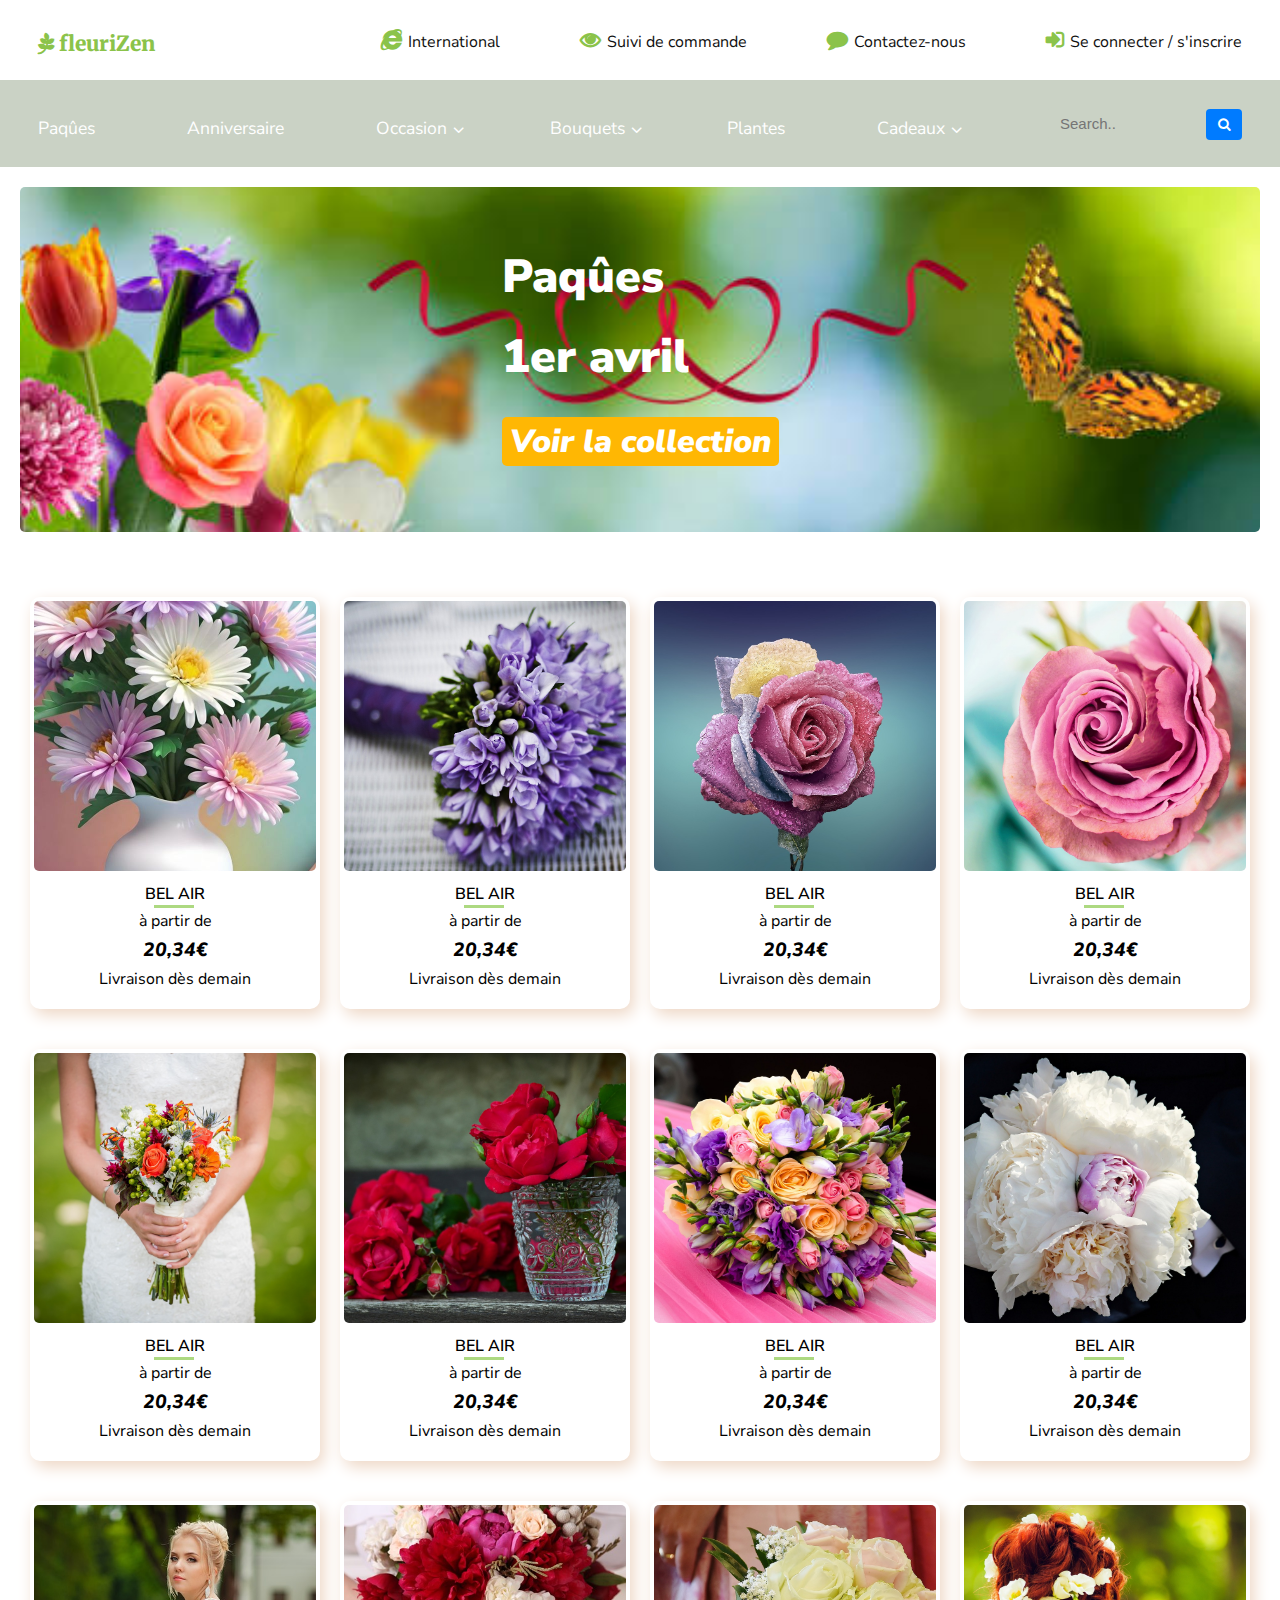
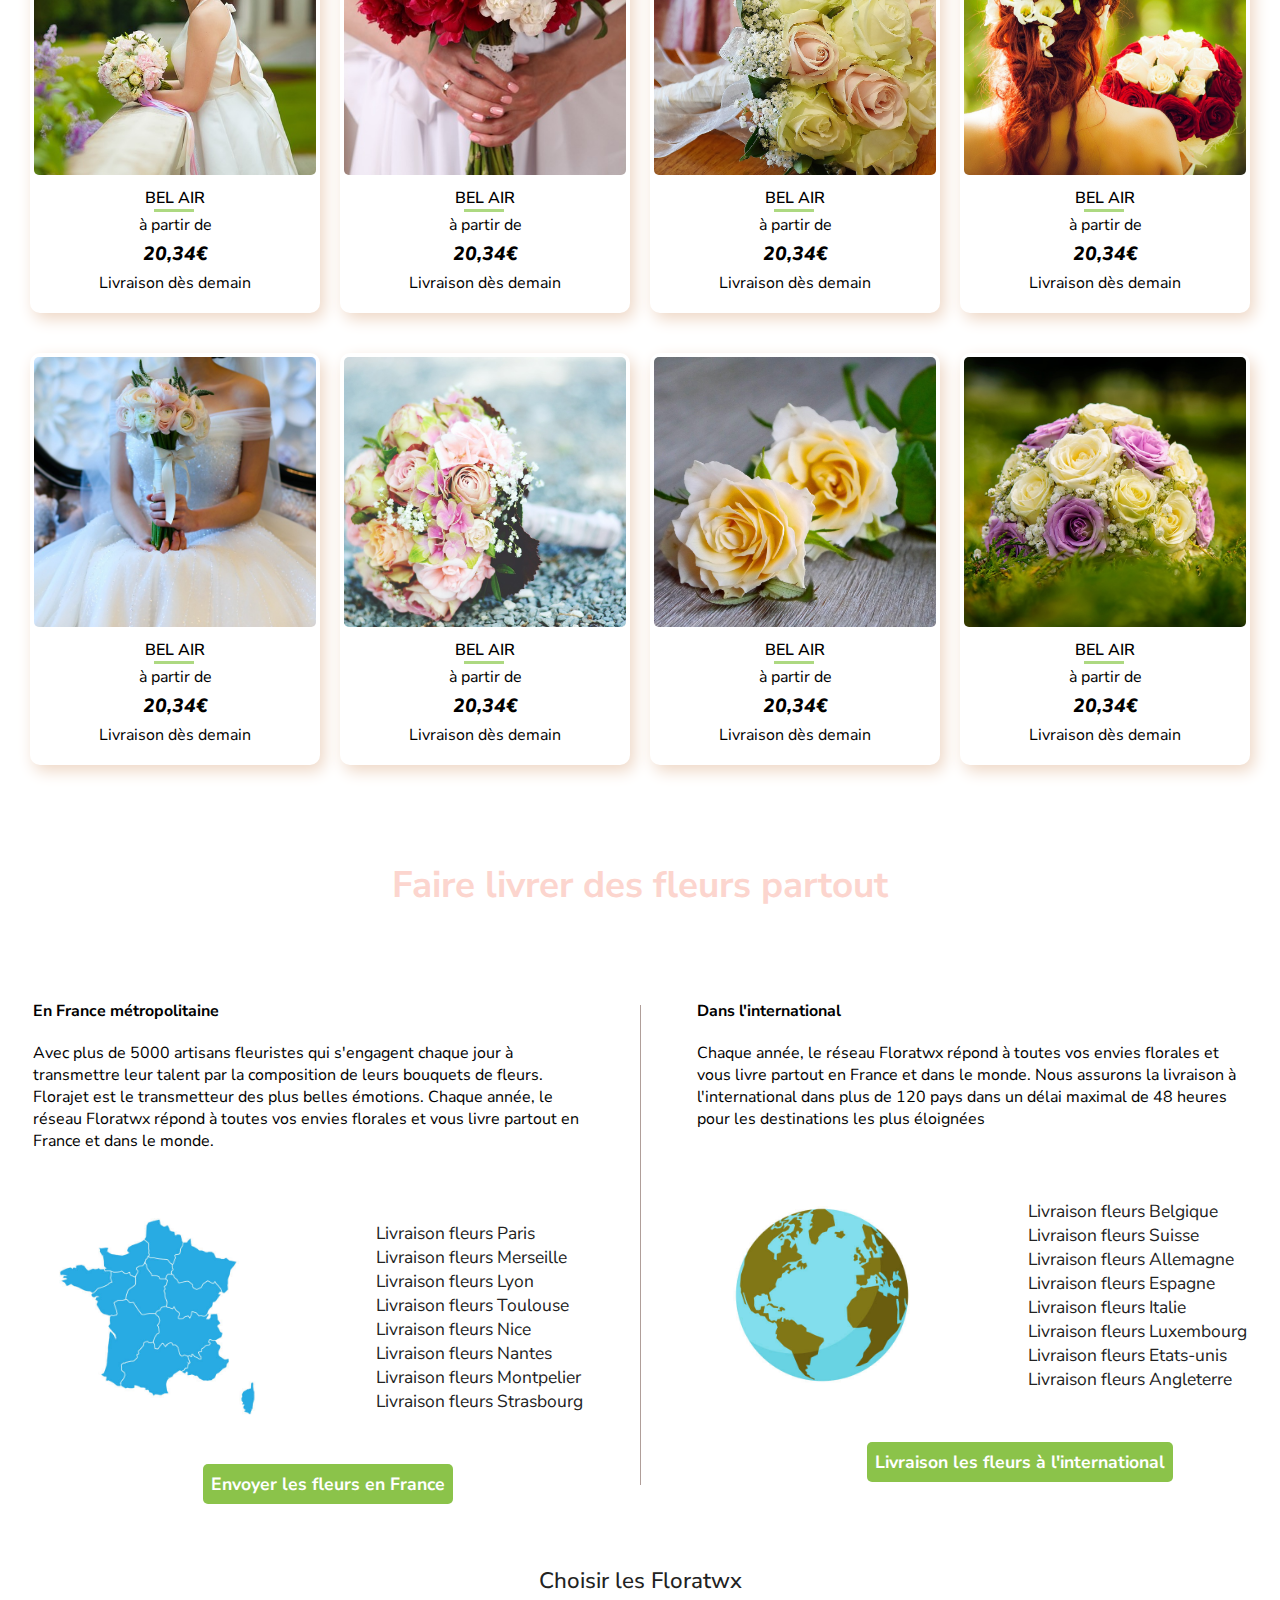
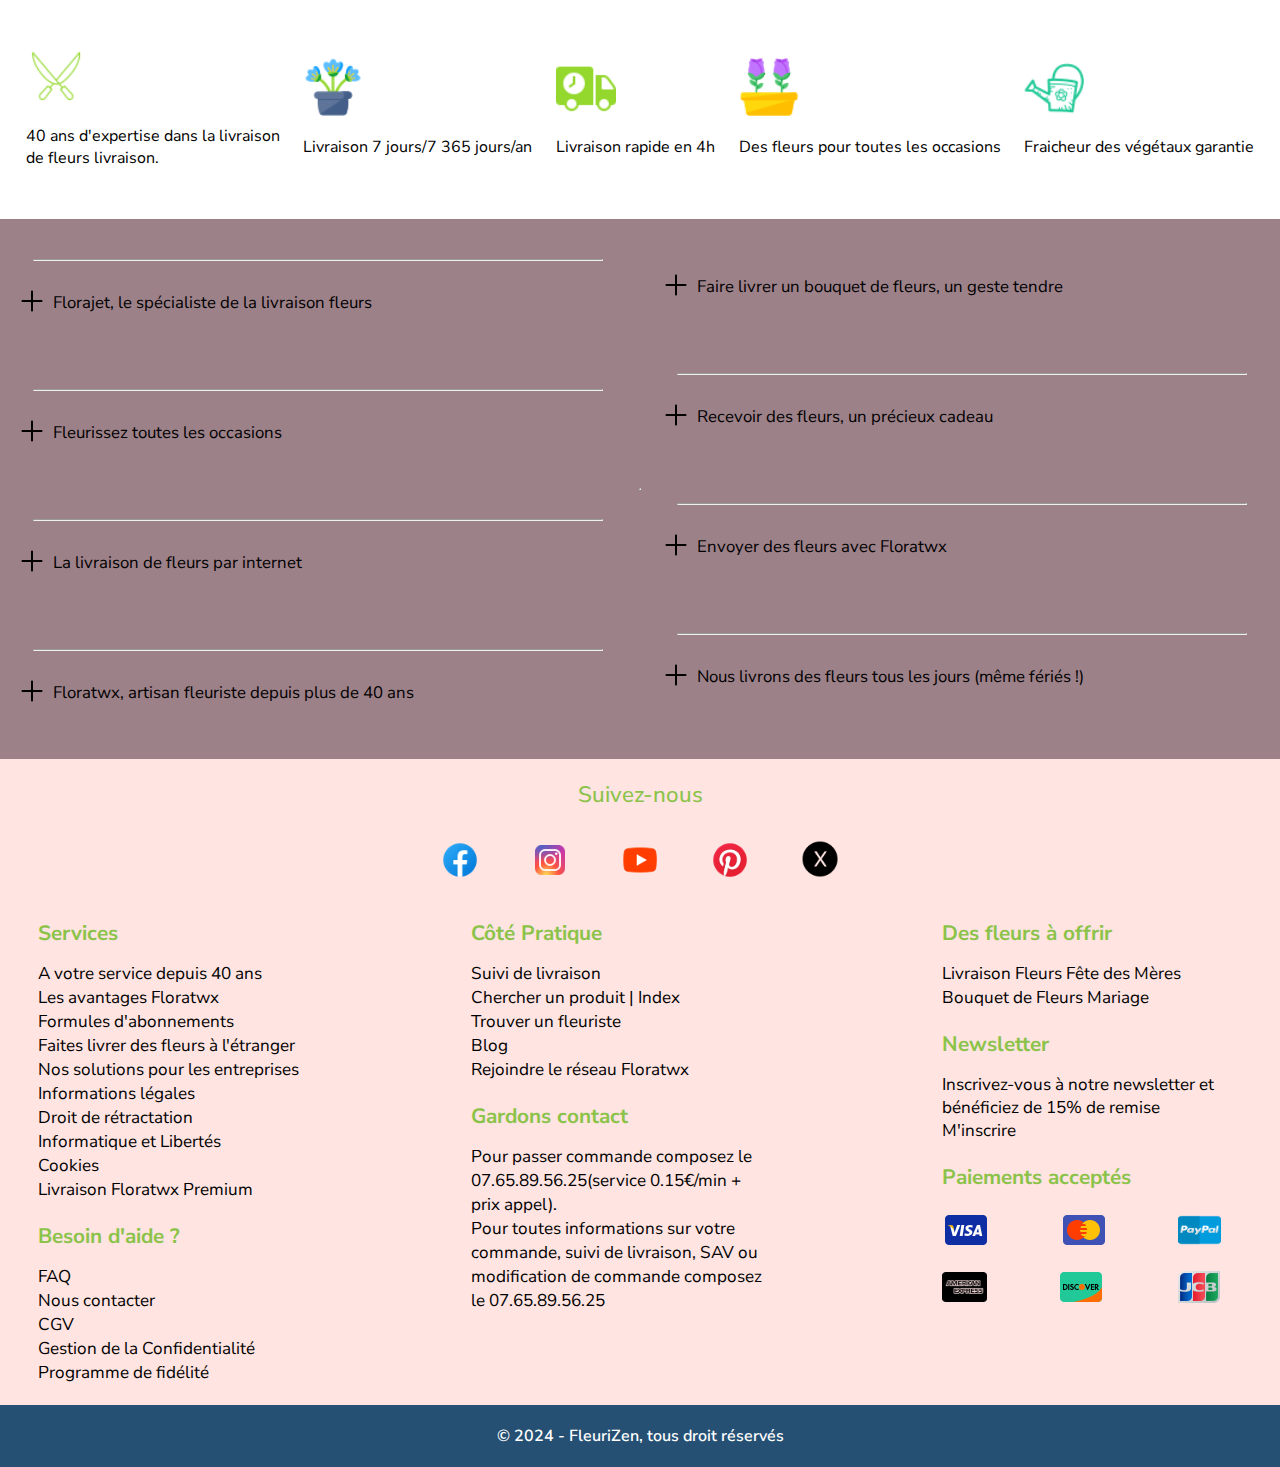
<file: index.html>
<!DOCTYPE html>
<html lang="fr">

<head>
   <meta charset="UTF-8">
   <meta name="viewport" content="width=device-width, initial-scale=1.0">
   <link rel="stylesheet" href="https://cdnjs.cloudflare.com/ajax/libs/font-awesome/4.7.0/css/font-awesome.min.css">
   <link rel="stylesheet" href="./public/css/style.css">
   <script src="./public/js/main.js" defer></script>
   <title>Site web - Plante</title>
</head>

<body>
   <header class="header">
      <a href="./public/view/plante.html" class="logo"><span><i class="fa fa-pagelines icones-color-green"
               aria-hidden="true"></i> <span>fleuri</span>Zen</span>
      </a>
      <nav class="navbar">
         <ul class="ul-lists">
            <li class="list-link"><a class="list-link-a" href=""><span><i
                        class="fa fa-internet-explorer icones-color-green" aria-hidden="true"></i>
                  </span>International</a></li>

            <li class="list-link"><a class="list-link-a" href=""><span><i class="fa fa-eye icones-color-green"
                        aria-hidden="true"></i> </span>Suivi de commande</a></li>

            <li class="list-link"><a class="list-link-a" href=""><span><i class="fa fa-comment icones-color-green"
                        aria-hidden="true"></i> </span>Contactez-nous</a></li>

            <li class="list-link"><a class="list-link-a" href="./public/view/contact.html"><span><i
                        class="fa fa-sign-in icones-color-green" aria-hidden="true"></i> </span>Se connecter /
                  s'inscrire</a></li>
         </ul>
      </nav>
   </header>
   <!-- container header -->
   <main>
      <section class="section-container">
         <header class="header-container">
            <nav class="nav-container">
               <ul class="ul-container">
                  <li class="link-item"><a class="link-item-a" href="./index.html">Paqûes</a></li>
                  <li class="link-item"><a class="link-item-a" href="">Anniversaire</a>
                  </li>
                  <ul class="ul-items">
                     <li class="link-item link-active"><a class="link-item-a" href="">Occasion<i
                              class="fa fa-angle-down icones-down-layout" aria-hidden="true"></i></a></li>
                     <li class="link-hidden">
                        <ul class="link-hidden-items">
                           <li class="link-hidden-item"><a class="link-item-a" href="">Mariage</a></li>
                           <li class="link-hidden-item"><a class="link-item-a" href="">Naissance</a></li>
                           <li class="link-hidden-item"><a class="link-item-a" href="">Amour</a></li>
                        </ul>
                     </li>
                  </ul>

                  <ul class="ul-items">
                     <li class="link-item link-active"><a class="link-item-a" href="">Bouquets<i
                              class="fa fa-angle-down icones-down-layout" aria-hidden="true"></i></a></li>
                     <li class="link-hidden">
                        <ul class="link-hidden-items">
                           <li class="link-hidden-item"><a class="link-item-a" href="">Bouquet de fleurs</a></li>
                           <li class="link-hidden-item"><a class="link-item-a" href="">Composition florale</a></li>
                           <li class="link-hidden-item"><a class="link-item-a" href="">fleurs de saison</a></li>
                           <li class="link-hidden-item"><a class="link-item-a" href="">fleurs et chocolat</a></li>
                           <li class="link-hidden-item"><a class="link-item-a" href="">Rose éternel</a></li>
                           <li class="link-hidden-item"><a class="link-item-a" href="">Fleurs séchées</a></li>
                        </ul>
                     </li>
                  </ul>
                  <li class="link-item"><a class="link-item-a" href="./public/view/plante.html">Plantes</a></li>

                  <ul class="ul-items">
                     <li class="link-item link-active"><a class="link-item-a" href="">Cadeaux<i
                              class="fa fa-angle-down icones-down-layout" aria-hidden="true"></i></a></li>
                     <li class="link-hidden">
                        <ul class="link-hidden-items">
                           <li class="link-hidden-item"><a class="link-item-a" href="">Fleurs et chocolat</a></li>
                           <li class="link-hidden-item"><a class="link-item-a" href="">fleurs et gourmandises</a></li>
                           <li class="link-hidden-item"><a class="link-item-a" href="">Fleurs et beauté</a></li>
                           <li class="link-hidden-item"><a class="link-item-a" href="">Fleurs et décoration</a></li>
                        </ul>
                     </li>
                  </ul>

                  <ul class="ul-items">
                     <li>
                        <form action="" method="get">
                           <input type="text" placeholder="Search.." class="input-search" name="search">
                           <button class="btn-search" type="submit"><i class="fa fa-search" aria-hidden="true"></i>
                           </button>
                        </form>
                     </li>
                  </ul>
               </ul>
            </nav>
         </header>

         <article class="hero-container">
            <figure class="hero-img">
               <a href="" class="hero-link-a">
                  Paqûes <br> 1er avril <br> <span class="hero-link-span">Voir la collection</span>
               </a>
            </figure>
         </article>

         <section class="section-container-products">
            <article class="contaiter-products">
               <a href="" class="product-links">
                  <figure class="product-flowers">
                     <img src="./public/img/fleur-1.jpg" alt="fleurs">
                     <h2>BEL AIR</h2>
                     <p>à partir de</p>
                     <div class="product-price">
                        <i>20,34€</i>
                     </div>
                     <p>Livraison dès demain</p>
                  </figure>
               </a>
            </article>

            <article class="contaiter-products">
               <a href="" class="product-links">
                  <figure class="product-flowers">
                     <img src="./public/img/fleur-2.jpg" alt="fleurs">
                     <h2>BEL AIR</h2>
                     <p>à partir de</p>
                     <div class="product-price">
                        <i>20,34€</i>
                     </div>
                     <p>Livraison dès demain</p>
                  </figure>
               </a>
            </article>

            <article class="contaiter-products">
               <a href="" class="product-links">
                  <figure class="product-flowers">
                     <img src="./public/img/fleur-3.jpg" alt="fleurs">
                     <h2>BEL AIR</h2>
                     <p>à partir de</p>
                     <div class="product-price">
                        <i>20,34€</i>
                     </div>
                     <p>Livraison dès demain</p>
                  </figure>
               </a>
            </article>

            <article class="contaiter-products">
               <a href="" class="product-links">
                  <figure class="product-flowers">
                     <img src="./public/img/fleur-4.jpg" alt="fleurs">
                     <h2>BEL AIR</h2>
                     <p>à partir de</p>
                     <div class="product-price">
                        <i>20,34€</i>
                     </div>
                     <p>Livraison dès demain</p>
                  </figure>
               </a>
            </article>

            <article class="contaiter-products">
               <a href="" class="product-links">
                  <figure class="product-flowers">
                     <img src="./public/img/fleur-5.jpg" alt="fleurs">
                     <h2>BEL AIR</h2>
                     <p>à partir de</p>
                     <div class="product-price">
                        <i>20,34€</i>
                     </div>
                     <p>Livraison dès demain</p>
                  </figure>
               </a>
            </article>

            <article class="contaiter-products">
               <a href="" class="product-links">
                  <figure class="product-flowers">
                     <img src="./public/img/fleur-6.jpg" alt="fleurs">
                     <h2>BEL AIR</h2>
                     <p>à partir de</p>
                     <div class="product-price">
                        <i>20,34€</i>
                     </div>
                     <p>Livraison dès demain</p>
                  </figure>
               </a>
            </article>

            <article class="contaiter-products">
               <a href="" class="product-links">
                  <figure class="product-flowers">
                     <img src="./public/img/fleur-7.jpg" alt="fleurs">
                     <h2>BEL AIR</h2>
                     <p>à partir de</p>
                     <div class="product-price">
                        <i>20,34€</i>
                     </div>
                     <p>Livraison dès demain</p>
                  </figure>
               </a>
            </article>

            <article class="contaiter-products">
               <a href="" class="product-links">
                  <figure class="product-flowers">
                     <img src="./public/img/fleur-8.jpg" alt="fleurs">
                     <h2>BEL AIR</h2>
                     <p>à partir de</p>
                     <div class="product-price">
                        <i>20,34€</i>
                     </div>
                     <p>Livraison dès demain</p>
                  </figure>
               </a>
            </article>

            <article class="contaiter-products">
               <a href="" class="product-links">
                  <figure class="product-flowers">
                     <img src="./public/img/fleur-9.jpg" alt="fleurs">
                     <h2>BEL AIR</h2>
                     <p>à partir de</p>
                     <div class="product-price">
                        <i>20,34€</i>
                     </div>
                     <p>Livraison dès demain</p>
                  </figure>
               </a>
            </article>

            <article class="contaiter-products">
               <a href="" class="product-links">
                  <figure class="product-flowers">
                     <img src="./public/img/fleur-10.jpg" alt="fleurs">
                     <h2>BEL AIR</h2>
                     <p>à partir de</p>
                     <div class="product-price">
                        <i>20,34€</i>
                     </div>
                     <p>Livraison dès demain</p>
                  </figure>
               </a>
            </article>

            <article class="contaiter-products">
               <a href="" class="product-links">
                  <figure class="product-flowers">
                     <img src="./public/img/fleur-11.jpg" alt="fleurs">
                     <h2>BEL AIR</h2>
                     <p>à partir de</p>
                     <div class="product-price">
                        <i>20,34€</i>
                     </div>
                     <p>Livraison dès demain</p>
                  </figure>
               </a>
            </article>

            <article class="contaiter-products">
               <a href="" class="product-links">
                  <figure class="product-flowers">
                     <img src="./public/img/fleur-12.jpg" alt="fleurs">
                     <h2>BEL AIR</h2>
                     <p>à partir de</p>
                     <div class="product-price">
                        <i>20,34€</i>
                     </div>
                     <p>Livraison dès demain</p>
                  </figure>
               </a>
            </article>

            <article class="contaiter-products">
               <a href="" class="product-links">
                  <figure class="product-flowers">
                     <img src="./public/img/fleur-13.jpg" alt="fleurs">
                     <h2>BEL AIR</h2>
                     <p>à partir de</p>
                     <div class="product-price">
                        <i>20,34€</i>
                     </div>
                     <p>Livraison dès demain</p>
                  </figure>
               </a>
            </article>

            <article class="contaiter-products">
               <a href="" class="product-links">
                  <figure class="product-flowers">
                     <img src="./public/img/fleur-14.jpg" alt="fleurs">
                     <h2>BEL AIR</h2>
                     <p>à partir de</p>
                     <div class="product-price">
                        <i>20,34€</i>
                     </div>
                     <p>Livraison dès demain</p>
                  </figure>
               </a>
            </article>

            <article class="contaiter-products">
               <a href="" class="product-links">
                  <figure class="product-flowers">
                     <img src="./public/img/fleur-15.jpg" alt="fleurs">
                     <h2>BEL AIR</h2>
                     <p>à partir de</p>
                     <div class="product-price">
                        <i>20,34€</i>
                     </div>
                     <p>Livraison dès demain</p>
                  </figure>
               </a>
            </article>

            <article class="contaiter-products">
               <a href="" class="product-links">
                  <figure class="product-flowers">
                     <img src="./public/img/fleur-16.jpg" alt="fleurs">
                     <h2>BEL AIR</h2>
                     <p>à partir de</p>
                     <div class="product-price">
                        <i>20,34€</i>
                     </div>
                     <p>Livraison dès demain</p>
                  </figure>
               </a>
            </article>
         </section>

         <section class="section-map-delivery">
            <h2 class="title-delivery">Faire livrer des fleurs partout</h2>
            <section class="section-map-abouts">
               <section class="section-map-city">
                  <article class="map-french">
                     <h3 class="title-map-metropolitan">En France métropolitaine</h3>
                     <p class="map-txt-about-fr">Avec plus de 5000 artisans fleuristes qui s'engagent chaque jour à
                        transmettre leur talent par la composition de leurs bouquets de fleurs. Florajet est le
                        transmetteur des plus belles émotions. Chaque année, le réseau Floratwx répond à toutes vos
                        envies florales et vous livre partout en France et dans le monde.</p>
                  </article>

                  <figure class="map-img">
                     <img src="./public/img/carte-metropolitan.jpg" alt="carte de france">
                     <ul class="ul-delivery-city">
                        <li class="delivery-city"><a class="delivery-city-a" href="">Livraison fleurs Paris</a></li>
                        <li class="delivery-city"><a class="delivery-city-a" href="">Livraison fleurs Merseille</a></li>
                        <li class="delivery-city"><a class="delivery-city-a" href="">Livraison fleurs Lyon</a></li>
                        <li class="delivery-city"><a class="delivery-city-a" href="">Livraison fleurs Toulouse</a></li>
                        <li class="delivery-city"><a class="delivery-city-a" href="">Livraison fleurs Nice</a></li>
                        <li class="delivery-city"><a class="delivery-city-a" href="">Livraison fleurs Nantes</a></li>
                        <li class="delivery-city"><a class="delivery-city-a" href="">Livraison fleurs Montpelier</a>
                        </li>
                        <li class="delivery-city"><a class="delivery-city-a" href="">Livraison fleurs Strasbourg</a>
                        </li>

                        <div class="send-french">
                           <a class="send-french-a" href="">Envoyer les fleurs en France</a>
                        </div>
                     </ul>
                  </figure>
               </section>

               <div class="barre"></div>
               <section class="section-map-city">
                  <article class="map-international">
                     <h3 class="title-map-metropolitan">Dans l'international</h3>
                     <p class="map-txt-about-in">Chaque année, le réseau Floratwx répond à toutes vos envies florales et
                        vous livre partout en France et dans le monde. Nous assurons la livraison à l'international dans
                        plus de 120 pays dans un délai maximal de 48 heures pour les destinations les plus éloignées</p>
                  </article>
                  <figure class="map-img">
                     <img src="./public/img/carte-world.jpg" alt="carte de france" width="300px">
                     <ul class="ul-delivery-city">
                        <li class="delivery-city"><a class="delivery-city-a" href="">Livraison fleurs Belgique</a></li>
                        <li class="delivery-city"><a class="delivery-city-a" href="">Livraison fleurs Suisse</a></li>
                        <li class="delivery-city"><a class="delivery-city-a" href="">Livraison fleurs Allemagne</a></li>
                        <li class="delivery-city"><a class="delivery-city-a" href="">Livraison fleurs Espagne</a></li>
                        <li class="delivery-city"><a class="delivery-city-a" href="">Livraison fleurs Italie</a></li>
                        <li class="delivery-city"><a class="delivery-city-a" href="">Livraison fleurs Luxembourg</a>
                        </li>
                        <li class="delivery-city"><a class="delivery-city-a" href="">Livraison fleurs Etats-unis</a>
                        </li>
                        <li class="delivery-city"><a class="delivery-city-a" href="">Livraison fleurs Angleterre</a>
                        </li>
                        <div class="send-international">
                           <a class="send-international-a" href="">Livraison les fleurs à l'international</a>
                        </div>
                     </ul>
                  </figure>
               </section>
            </section>
         </section>
      </section>
      <section class="section-choice">
         <h3 class="title-choice-flower">Choisir les Floratwx</h3>
         <article class="choice-flowers">
            <figure class="choice-flower">
               <img src="./public/img/florist.png" alt="">
               <p class="choice-txt-p">
                  40 ans d'expertise dans la livraison <br> de fleurs
                  livraison.
               </p>
            </figure>

            <figure class="choice-flower">
               <img src="./public/img/flowers-1.png" alt="" width="200px">
               <p class="choice-txt-p">
                  Livraison 7 jours/7 365 jours/an
               </p>
            </figure>

            <figure class="choice-flower">
               <img src="./public/img/camionette-livraison.png" alt="" width="200px">
               <p class="choice-txt-p">
                  Livraison rapide en 4h
               </p>
            </figure>
            <figure class="choice-flower">
               <img src="./public/img/flowers-2.png" alt="" width="200px">
               <p class="choice-txt-p">
                  Des fleurs pour toutes les occasions
               </p>
            </figure>

            <figure class="choice-flower">
               <img src="./public/img/arrosoir.png" alt="" width="200px">
               <p class="choice-txt-p">
                  Fraicheur des végétaux garantie
               </p>
            </figure>
         </article>
      </section>
      <section class="section-container-about">
         <section class="section-container-row">
            <article class="article-about-flowers">
               <hr>
               <details id="plus" class="details-about-flowers">
                  <summary class="summary-about-flowers">
                     <img src="./public/img/icones-plus.png" alt="" id="imgChange" class="img-icones">
                     Florajet, le spécialiste de la livraison fleurs
                  </summary>
                  <p class="text-about">
                     L'histoire de Floratwx est digne d'un conte de fleurs ! <br>
                     Né en 1992 dans le sud de la France, Florajet s'est imposé au fil des années, comme un acteur
                     majeur de la transmission Florale.
                  <p>
               </details>
               <hr>

               <details id="plus1" class="details-about-flowers">
                  <summary class="summary-about-flowers">
                     <img src="./public/img/icones-plus.png" alt="" id="imgChange1" class="img-icones">
                     Fleurissez toutes les occasions
                  </summary>
                  <p class="text-about">
                     Si vous recherchez un présent qui s’adapte à toutes les occasions de la vie, pensez à la livraison
                     d’un bouquet de fleurs à domicile. Au-delà de créer la surprise, les avantages d’une livraison de
                     fleurs sont nombreux. Depuis des siècles, les fleurs viennent nous accompagner pour exprimer des
                     sentiments, célébrer une occasion spéciale ou tout simplement pour le plaisir d’offrir. L’occasion
                     la plus célébrée avec des fleurs est probablement l’anniversaire. Un bouquet de fleurs pour un
                     anniversaire ajoutera une touche de bonheur coloré à la journée de l’heureux élu. De même, la fête
                     des mères est une autre occasion où les fleurs deviennent un choix évident pour exprimer notre
                     amour et notre gratitude envers nos mamans adorées. Choisissez donc un bouquet fleurs fête des
                     mères avec de la pivoine ou de la rose, les fleurs du printemps par excellence. Cette année, vous
                     pourrez lui dire bonne fête maman avec le cœur et avec des fleurs ! Une autre femme importante à
                     honorer ce sont nos mamies adorées. Au mois de mars, rendez hommage à ces figures féminines
                     emblématique de nos familles en leur offrant un bouquet fleurs fête des grands-mères.
                  <p>
               </details>

               <hr>
               <details id="plus" class="details-about-flowers">
                  <summary class="summary-about-flowers">
                     <img src="./public/img/icones-plus.png" alt="" id="imgChange" class="img-icones">
                     La livraison de fleurs par internet
                  </summary>
                  <p class="text-about">
                     Le site internet Florajet a vu le jour dans les années 2000, lors de l'émergence des sites de
                     ventes en ligne, afin de vous proposer un service connecté et facile d'accès pour toutes les
                     générations. <br>
                     Aujourd'hui, il n'a jamais été aussi simple de faire livrer des fleurs. Une petite visite sur le
                     site Florajet, afin d'effectuer une sélection parmi les nombreux produits de qualité proposés, la
                     détermination de la date et du lieu de votre livraison fleurs et le tour est joué. Vous avez un
                     budget à respecter ? Découvrez le prix moyen de la livraison de fleurs.
                  <p>
               </details>

               <hr>
               <details id="plus" class="details-about-flowers">
                  <summary class="summary-about-flowers">
                     <img src="./public/img/icones-plus.png" alt="" id="imgChange" class="img-icones">
                     Floratwx, artisan fleuriste depuis plus de 40 ans
                  </summary>
                  <p class="text-about">
                     Tout commence il y a plus de 30 ans, au cœur du Luberon, lorsque Philippe Lefrancq, un fleuriste
                     passionné, décide de révolutionner l'envoi de fleurs. En 1989, confronté à des réseaux de
                     transmission florale archaïques, Philippe Lefrancq conçoit un modèle novateur basé sur le fax pour
                     accélérer les prises de commandes et les livraisons de fleurs. Florajet voit le jour, avec pour
                     objectif premier de faire sourire et de transmettre des émotions intenses et durables à travers la
                     beauté des fleurs. Le premier réseau d’artisans fleuristes en France est né ! Pour en savoir plus
                     sur l’histoire de Florajet.
                  <p>
               </details>
            </article>

            <hr>
            <article class="article-about-flowers">
               <details id="plus" class="details-about-flowers">
                  <summary class="summary-about-flowers">
                     <img src="./public/img/icones-plus.png" alt="icone de plus" id="imgChange" class="img-icones">
                     Faire livrer un bouquet de fleurs, un geste tendre
                  </summary>
                  <p class="text-about">
                     Au-delà de la beauté naturelle d’un bouquet de fleurs se cache un langage subtil, une façon
                     délicate d’exprimer l’ensemble de vos sentiments. En fonction de votre destinataire et de la
                     relation que vous pouvez entretenir avec lui, le choix de la variété et de la couleur sera
                     primordial. Chaque fleur possède sa propre signification, et chaque teinte véhicule une émotion
                     différente. Les roses rouges symbolisent la passion, tandis que les tulipes jaunes expriment
                     l'amitié. Les nuances de violet peuvent transmettre à la fois le respect et l'admiration. Ainsi, en
                     sélectionnant avec soin les fleurs appropriées et les bonnes couleurs, vous vous assurez que votre
                     geste soit pleinement compris et apprécié.
                  <p>
               </details>

               <hr>
               <details id="plus" class="details-about-flowers">
                  <summary class="summary-about-flowers">
                     <img src="./public/img/icones-plus.png" alt="" id="imgChange" class="img-icones">
                     Recevoir des fleurs, un précieux cadeau
                  </summary>
                  <p class="text-about">
                     Pour le plaisir, pour un anniversaire ou encore pour la Saint-Valentin… Florajet vous propose un
                     service de livraison fleurs et plantes à domicile afin de combler de bonheur votre destinataire en
                     ce jour si particulier. Vous souhaitez faire plaisir à votre destinataire comme il se doit en
                     offrant des fleurs et cadeaux ? Venez découvrir nos différents accessoires à commander qui
                     viendront accompagner votre cadeau floral. Un ourson pour la douceur, une boite de chocolats pour
                     la gourmandise, une bouteille de champagne pour célébrer, un vase pour accueillir le bouquet, et
                     bien plus encore.
                  <p>
               </details>

               <hr>
               <details id="plus" class="details-about-flowers">
                  <summary class="summary-about-flowers">
                     <img src="./public/img/icones-plus.png" alt="" id="imgChange" class="img-icones">
                     Envoyer des fleurs avec Floratwx
                  </summary>
                  <p class="text-about">
                     Avec Floratwx, il n'a jamais été aussi simple d'envoyer des fleurs. Un oubli de dernière minute ?
                     <br>
                     L’artisan fleuriste réceptionne et prépare votre commande avec minutie pour la faire livrer sur le
                     lieu de votre choix. Nous vous proposons un service de livraison express 7jours/7 (du lundi au
                     dimanche et jours fériés) - 365 jours par an en 4 heures ! Accessible à tous les budgets, la
                     livraison de fleurs pas chères, c’est un ravissant bouquet à petit prix, à partir de 23,90€
                  <p>
               </details>

               <hr>
               <details id="plus" class="details-about-flowers">
                  <summary class="summary-about-flowers">
                     <img src="./public/img/icones-plus.png" alt="" id="imgChange" class="img-icones">
                     Nous livrons des fleurs tous les jours (même fériés !)
                  </summary>
                  <p class="text-about">
                     Depuis ses débuts, Floratwx est devenu un acteur majeur de la transmission florale en France. Fort
                     de plus de 4500 adhérents, notre réseau répond chaque année à toutes les envies florales, assurant
                     des livraisons partout en France et dans le monde, 7 jours sur 7, 365 jours par an, en seulement 4
                     heures.
                  <p>
               </details>
            </article>
         </section>
      </section>
      </section>
   </main>
   <section class="section-footer-reseaux">
      <h2 class="title-reseaux">Suivez-nous</h2>
      <footer class="footer-reseaux">
         <ul class="ul-reseaux-sociaux">
            <li class="list-reseaux"><a class="list-reseaux-a" href=""><img src="./public/img/icon-facebook.png" alt=""></a></li>
            <li class="list-reseaux"><a class="list-reseaux-a" href=""><img src="./public/img/icone-instagram.png" alt=""></a></li>
            <li class="list-reseaux"><a class="list-reseaux-a" href="https://www.youtube.com/"><img src="./public/img/icone-youtube.png" alt=""></a></li>
            <li class="list-reseaux"><a class="list-reseaux-a" href=""><img src="./public/img/icone-pinterest.png" alt=""></a></li>
            <li class="list-reseaux"><a class="list-reseaux-a" href=""><img src="./public/img/icon-xbox-x.png" alt="" width="38px" height="38px"></a></li>
        </ul>
      </footer>
      <footer class="footer-services">
         <section class="section-conatiner-services">
            <article class="article-services">
               <div class="container-services">
                  <h3 class="title-services">Services</h3>
                  <ul class="lists-items">
                     <li class="list-item"><a class="list-item-link" href="">A votre service depuis 40 ans</a></li>
                     <li class="list-item"><a class="list-item-link" href="">Les avantages Floratwx</a></li>
                     <li class="list-item"><a class="list-item-link" href="">Formules d'abonnements</a></li>
                     <li class="list-item"><a class="list-item-link" href="">Faites livrer des fleurs à l'étranger</a>
                     </li>
                     <li class="list-item"><a class="list-item-link" href="">Nos solutions pour les entreprises</a></li>
                     <li class="list-item"><a class="list-item-link" class="list-item-link" href="">Informations
                           légales</a></li>
                     <li class="list-item"><a class="list-item-link" class="list-item-link" href="">Droit de
                           rétractation</a></li>
                     <li class="list-item"><a class="list-item-link" class="list-item-link" href="">Informatique et
                           Libertés</a></li>
                     <li class="list-item"><a class="list-item-link" href="">Cookies</a></li>
                     <li class="list-item"><a class="list-item-link" href="">Livraison Floratwx Premium</a></li>
                  </ul>
               </div>

               <div class="container-services">
                  <h3 class="title-services">Besoin d'aide ?</h3>
                  <ul class="lists-items">
                     <li class="list-item"><a class="list-item-link" href="">FAQ</a></li>
                     <li class="list-item"><a class="list-item-link" href="">Nous contacter</a></li>
                     <li class="list-item"><a class="list-item-link" href="">CGV</a></li>
                     <li class="list-item"><a class="list-item-link" href="">Gestion de la Confidentialité</a></li>
                     <li class="list-item"><a class="list-item-link" href="">Programme de fidélité</a></li>
                  </ul>
               </div>
            </article>

            <article class="article-services">
               <div class="container-services">
                  <h3 class="title-services">Côté Pratique</h3>
                  <ul class="lists-items">
                     <li class="list-item"><a class="list-item-link" href="">Suivi de livraison</a></li>
                     <li class="list-item"><a class="list-item-link" href="">Chercher un produit | Index</a></li>
                     <li class="list-item"><a class="list-item-link" href="">Trouver un fleuriste</a></li>
                     <li class="list-item"><a class="list-item-link" href="">Blog</a></li>
                     <li class="list-item"><a class="list-item-link" href="">Rejoindre le réseau Floratwx</a></li>
                  </ul>
               </div>

               <div class="container-services">
                  <h3 class="title-services">Gardons contact</h3>
                  <ul class="lists-items">
                     <li class="list-item"><a class="list-item-link" href="">Pour passer commande composez le
                           07.65.89.56.25(service 0.15€/min + prix appel).</a></li>

                     <li class="list-item"><a class="list-item-link" href="">Pour toutes informations sur votre
                           commande, suivi de livraison, SAV ou modification de commande composez le 07.65.89.56.25</a>
                     </li>
                  </ul>
               </div>
            </article>

            <article class="article-services">
               <div class="container-services">
                  <h3 class="title-services">Des fleurs à offrir</h3>
                  <ul class="lists-items">
                     <li class="list-item"><a class="list-item-link" href="">Livraison Fleurs Fête des Mères</a></li>
                     <li class="list-item"><a class="list-item-link" href="">Bouquet de Fleurs Mariage</a></li>
                  </ul>
               </div>

               <div class="container-services">
                  <h3 class="title-services">Newsletter</h3>
                  <ul class="lists-items">
                     <p class="paragraph-list">
                        Inscrivez-vous à notre newsletter et bénéficiez de 15% de remise
                     <p>
                        <li class="list-item"><a class="list-item-link" href="">M'inscrire</a></li>
                  </ul>
               </div>

               <div class="container-services">
                  <h3 class="title-services">Paiements acceptés</h3>
                  <ul class="lists-items-row">
                     <li class="list-item"><a class="list-item-link" href=""><img src="./public/img/icone-carte-visa-48.png" alt=""></a></li>
                     <li class="list-item"><a class="list-item-link" href=""><img src="./public/img/icone-mastercard-48.png" alt=""></a></li>
                     <li class="list-item"><a class="list-item-link" href=""><img src="./public/img/icone-paypal-48.png" alt="" width="43px" height="36px"></a></li>
                  </ul>
               </div>

               <div>
                  <ul class="lists-items-row">
                     <li class="list-item"><a class="list-item-link" href=""><img src="./public/img/icone-amex-48.png" alt="" width="45px" height="40px"></a></li>
                     <li class="list-item"><a class="list-item-link" href=""><img src="./public/img/icone-discord-48.png" alt=""></a></li>
                     <li class="list-item"><a class="list-item-link" href=""><img src="./public/img/icone-jcb-48.png" alt=""></a></li>
                  </ul>
               </div>
            </article>
         </section>
      </footer>
   </section>

   <footer class="footer-copyright">
      <p class="text-copyright">&copy; 2024 - FleuriZen, tous droit réservés</p>
   </footer>
</body>

</html>
</file>
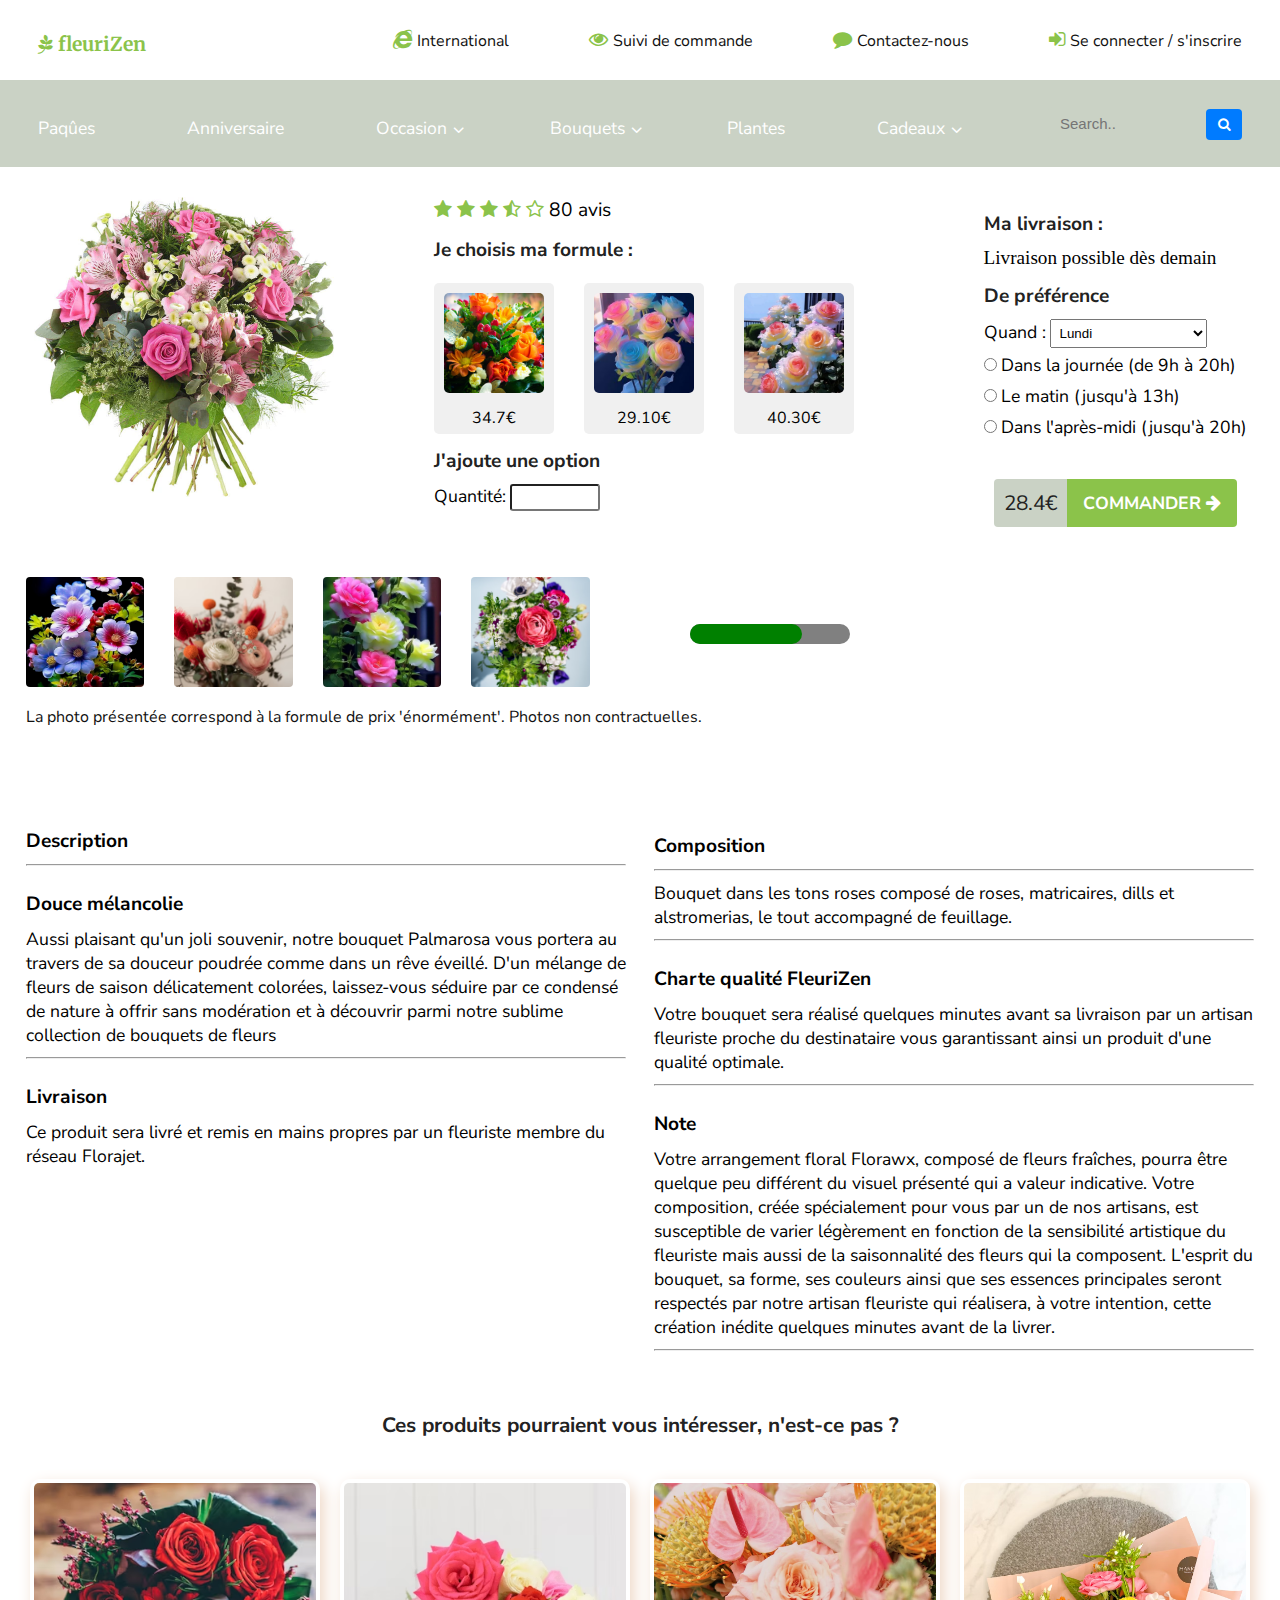
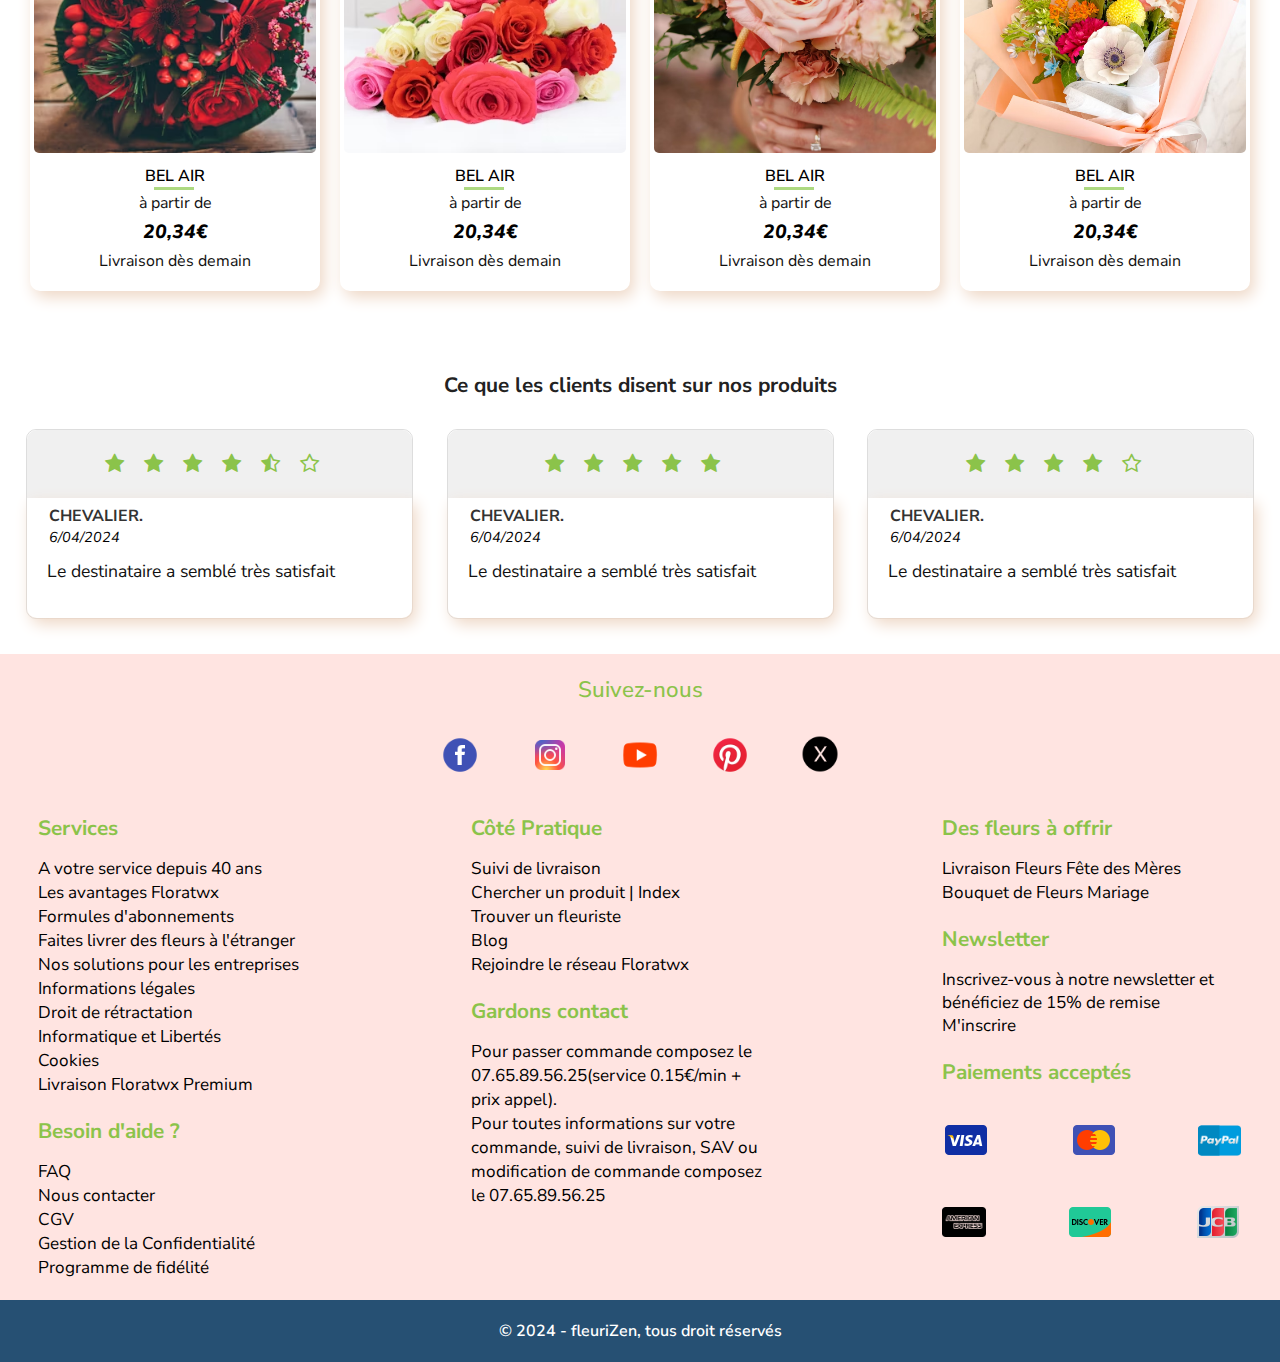
<file: public/view/backOffice.html>
<!DOCTYPE html>
<html lang="fr">

<head>
   <meta charset="UTF-8">
   <meta name="viewport" content="width=device-width, initial-scale=1.0">
   <link rel="stylesheet" href="https://cdnjs.cloudflare.com/ajax/libs/font-awesome/4.7.0/css/font-awesome.min.css">
   <link rel="stylesheet" href="../css/backOffice.css">
   <title>Page Back Office</title>
</head>

<body>
   <header class="header">
      <a href="../../index.html" class="logo"><span><i class="fa fa-pagelines icones-color-green" aria-hidden="true"></i>
            <span>fleuri</span>Zen</span>
      </a>
      <nav class="navbar">
         <ul class="ul-lists">
            <li class="list-link"><a class="list-link-a" href=""><span><i
                        class="fa fa-internet-explorer icones-color-green" aria-hidden="true"></i>
                  </span>International</a></li>

            <li class="list-link"><a class="list-link-a" href=""><span><i class="fa fa-eye icones-color-green"
                        aria-hidden="true"></i> </span>Suivi de commande</a></li>

            <li class="list-link"><a class="list-link-a" href=""><span><i class="fa fa-comment icones-color-green"
                        aria-hidden="true"></i> </span>Contactez-nous</a></li>

            <li class="list-link"><a class="list-link-a" href="../view/compte-destinateur.html"><span><i
                        class="fa fa-sign-in icones-color-green" aria-hidden="true"></i> </span>Se connecter /
                  s'inscrire</a></li>
         </ul>
      </nav>
   </header>
   <main>
      <section class="section-container">
         <header class="header-container">
            <nav class="nav-container">
               <ul class="ul-container">
                  <li class="link-item"><a class="link-item-a" href="/index.html">Paqûes</a></li>
                  <li class="link-item"><a class="link-item-a" href="">Anniversaire</a></li>

                  <ul class="ul-items">
                     <li class="link-item link-active"><a class="link-item-a" href="">Occasion<i
                              class="fa fa-angle-down icones-down-layout" aria-hidden="true"></i></a></li>
                     <li class="link-hidden">
                        <ul class="link-hidden-items">
                           <li class="link-hidden-item"><a class="link-item-a" href="">Mariage</a></li>
                           <li class="link-hidden-item"><a class="link-item-a" href="">Naissance</a></li>
                           <li class="link-hidden-item"><a class="link-item-a" href="">Amour</a></li>
                        </ul>
                     </li>
                  </ul>

                  <ul class="ul-items">
                     <li class="link-item link-active"><a class="link-item-a" href="">Bouquets<i
                              class="fa fa-angle-down icones-down-layout" aria-hidden="true"></i></a></li>
                     <li class="link-hidden">
                        <ul class="link-hidden-items">
                           <li class="link-hidden-item"><a class="link-item-a" href="">Bouquet de fleurs</a></li>
                           <li class="link-hidden-item"><a class="link-item-a" href="">Composition florale</a></li>
                           <li class="link-hidden-item"><a class="link-item-a" href="">fleurs de saison</a></li>
                           <li class="link-hidden-item"><a class="link-item-a" href="">fleurs et chocolat</a></li>
                           <li class="link-hidden-item"><a class="link-item-a" href="">Rose éternel</a></li>
                           <li class="link-hidden-item"><a class="link-item-a" href="">Fleurs séchées</a></li>
                        </ul>
                     </li>
                  </ul>
                  <li class="link-item"><a class="link-item-a" href="../view/plante.html">Plantes</a></li>

                  <ul class="ul-items">
                     <li class="link-item link-active"><a class="link-item-a" href="">Cadeaux<i
                              class="fa fa-angle-down icones-down-layout" aria-hidden="true"></i></a></li>
                     <li class="link-hidden">
                        <ul class="link-hidden-items">
                           <li class="link-hidden-item"><a class="link-item-a" href="">Fleurs et chocolat</a></li>
                           <li class="link-hidden-item"><a class="link-item-a" href="">fleurs et gourmandises</a></li>
                           <li class="link-hidden-item"><a class="link-item-a" href="">Fleurs et beauté</a></li>
                           <li class="link-hidden-item"><a class="link-item-a" href="">Fleurs et décoration</a></li>
                        </ul>
                     </li>
                  </ul>

                  <ul class="ul-items">
                     <li>
                        <form action="" method="get">
                           <input type="text" placeholder="Search.." class="input-search" name="search">
                           <button class="btn-search" type="submit"><i class="fa fa-search"
                                 aria-hidden="true"></i></button>
                        </form>
                     </li>
                  </ul>
            </nav>
         </header>
      </section>

      <section class="section-container-5">
         <section class="section-container-back-5">
            <article class="article-container-backoffice-5">
               <figure class="figure-container-backoffice-5">
                  <img src="../img/img-backoffice.webp" alt="">
               </figure>
            </article>
            <article class="article-container-backoffice-5">
               <div class="rating">
                  <i class="fa fa-star" aria-hidden="true"></i>
                  <i class="fa fa-star" aria-hidden="true"></i>
                  <i class="fa fa-star" aria-hidden="true"></i>
                  <i class="fa fa-star-half-o" aria-hidden="true"></i>
                  <i class="fa fa-star-o" aria-hidden="true"></i>
                  <span>80 avis</span>
               </div>
               <h3 class="title-card">Je choisis ma formule :</h3>
               <div class="box-card">
                  <figure class="figur-box">
                     <div class="box">
                        <img src="../img/img-box-1.avif" alt="">
                        <p class="paragrah-price">34.7€</p>
                     </div>
                  </figure>

                  <figure class="figure-box">
                     <div class="box">
                        <img src="../img/img-box-2.avif" alt="">
                        <p class="paragrah-price">29.10€</p>
                     </div>
                  </figure>

                  <figure class="figure-box">
                     <div class="box">
                        <img src="../img/img-box-3.avif" alt="">
                        <p class="paragrah-price">40.30€</p>
                     </div>
                  </figure>
               </div>
               <h3 class="title-card">J'ajoute une option</h3>
               <div class="box-number">
                  <label for="ticketNum">Quantité:</label>
                  <input type="number" id="ticketNum" name="ticketNum" min="0" />
               </div>
            </article>

            <article class="article-container-backoffice-5">
               <h3 class="title-card">Ma livraison :</h3>
               <p class="paragrah-card">Livraison possible dès demain</p>
               <h3 class="title-card">De préférence</h3>
               <div class="card">
                  <label for="pet-select">Quand :</label>
                  <select id="pet-select">
                     <option value="lundi">Lundi</option>
                     <option value="mardi">Mardi</option>
                     <option value="mercredi">Mercredi</option>
                     <option value="jeudi">Jeudi</option>
                     <option value="vendredi">Vendredi</option>
                     <option value="samedi">Samedi</option>
                     <option value="dimanche">Dimanche</option>
                  </select>
               </div>
               <form class="form-card">
                  <div class="card">
                     <div class="boxTime">
                        <input type="radio" id="contactChoice1" name="contact" value="email" />
                        <label for="contactChoice1">Dans la journée (de 9h à 20h)</label>
                     </div>

                     <div class="boxTime">
                        <input type="radio" id="contactChoice2" name="contact" value="phone" />
                        <label for="contactChoice2">Le matin (jusqu'à 13h)</label>
                     </div>

                     <div class="boxTime">
                        <input type="radio" id="conactChoice3" name="contact" value="mail" />
                        <label for="contactChoice3">Dans l'après-midi (jusqu'à 20h)</label>
                     </div>
                  </div>

                  <div class="card-btn">
                     <p class="card-price">28.4€</p>
                     <button type="submit" class="btn-comande">commander <i class="fa fa-arrow-right"
                           aria-hidden="true"></i></button>
                  </div>
               </form>
            </article>
         </section>
      </section>

      <section class="section-container-img-5">
         <section class="section-row-5">
            <article class="article-col-5">
               <figure class="figure-col-5">
                  <img src="../img/photo-fleur-1.avif" alt="">
               </figure>
               <figure class="figure-col-5">
                  <img src="../img/photo-fleur-2.avif" alt="">
               </figure>
               <figure class="figure-col-5">
                  <img src="../img/photo-fleur-3.avif" alt="">
               </figure>
               <figure class="figure-col-5">
                  <img src="../img/photo-fleur-4.avif" alt="">
               </figure>
            </article>

            <div class="article-col-5">
               <progress value="70" max="100" class="progress">70 %</progress>
            </div>

         </section>
         <div class="para-col-5">
            <p class="para-txt-col-5">La photo présentée correspond à la formule de prix 'énormément'. Photos non
               contractuelles.</p>
         </div>
      </section>

      <section class="section-container-decs-5">
         <section class="section-container-decs-row">
            <section class="section-container-col-5">
               <h3 class="title-desc-5">Description</h3>
               <hr>
               <article class="article-desc-col-5">
                  <h4 class="title-desc-col-5">Douce mélancolie</h4>
                  <p class="paragraph-desc-colo-5">Aussi plaisant qu'un joli souvenir, notre bouquet Palmarosa vous
                     portera au travers de sa douceur poudrée comme dans un rêve éveillé. D'un mélange de fleurs de
                     saison délicatement colorées, laissez-vous séduire par ce condensé de nature à offrir sans
                     modération et à découvrir parmi notre sublime collection de bouquets de fleurs</p>
               </article>
               <hr>
               <article class="article-desc-col-5">
                  <h4 class="title-desc-col-5">Livraison</h4>
                  <p class="paragraph-desc-colo-5">Ce produit sera livré et remis en mains propres par un fleuriste
                     membre du réseau Florajet.</p>
               </article>
            </section>

            <section>
               <section class="section-container-col-5">
                  <article class="article-desc-col-5">
                     <h3 class="title-desc-5">Composition</h3>
                     <hr>
                     <p class="paragraph-desc-colo-5">Bouquet dans les tons roses composé de roses, matricaires, dills
                        et alstromerias, le tout accompagné de feuillage.</p>
                  </article>
                  <hr>

                  <article class="article-desc-col-5">
                     <h4 class="title-desc-col-5">Charte qualité FleuriZen</h4>
                     <p class="paragraph-desc-colo-5">Votre bouquet sera réalisé quelques minutes avant sa livraison par
                        un artisan fleuriste proche du destinataire vous garantissant ainsi un produit d'une qualité
                        optimale.</p>
                  </article>
                  <hr>

                  <article class="article-desc-col-5">
                     <h4 class="title-desc-col-5">Note</h4>
                     <p class="paragraph-desc-colo-5">Votre arrangement floral Florawx, composé de fleurs fraîches,
                        pourra être quelque peu différent du visuel présenté qui a valeur indicative. Votre composition,
                        créée spécialement pour vous par un de nos artisans, est susceptible de varier légèrement en
                        fonction de la sensibilité artistique du fleuriste mais aussi de la saisonnalité des fleurs qui
                        la composent. L'esprit du bouquet, sa forme, ses couleurs ainsi que ses essences principales
                        seront respectés par notre artisan fleuriste qui réalisera, à votre intention, cette création
                        inédite quelques minutes avant de la livrer.</p>
                  </article>
                  <hr>
               </section>
            </section>
         </section>
      </section>

      <section class="section-container-produits-5">
         <h3 class="title-produit-5">Ces produits pourraient vous intéresser, n'est-ce pas ?</h3>
         <section class="section-container-products">
            <article class="contaiter-products">
               <a href="" class="product-links">
                  <figure class="product-flowers">
                     <img src="../img/photo-fleur-5.avif" alt="fleurs">
                     <h2>BEL AIR</h2>
                     <p>à partir de</p>
                     <div class="product-price">
                        <i>20,34€</i>
                     </div>
                     <p>Livraison dès demain</p>
                  </figure>
               </a>
            </article>

            <article class="contaiter-products">
               <a href="" class="product-links">
                  <figure class="product-flowers">
                     <img src="../img/photo-fleur-6.avif" alt="fleurs">
                     <h2>BEL AIR</h2>
                     <p>à partir de</p>
                     <div class="product-price">
                        <i>20,34€</i>
                     </div>
                     <p>Livraison dès demain</p>
                  </figure>
               </a>
            </article>

            <article class="contaiter-products">
               <a href="" class="product-links">
                  <figure class="product-flowers">
                     <img src="../img/photo-fleur-7.avif" alt="fleurs">
                     <h2>BEL AIR</h2>
                     <p>à partir de</p>
                     <div class="product-price">
                        <i>20,34€</i>
                     </div>
                     <p>Livraison dès demain</p>
                  </figure>
               </a>
            </article>

            <article class="contaiter-products">
               <a href="" class="product-links">
                  <figure class="product-flowers">
                     <img src="../img/photo-fleur-8.avif" alt="fleurs">
                     <h2>BEL AIR</h2>
                     <p>à partir de</p>
                     <div class="product-price">
                        <i>20,34€</i>
                     </div>
                     <p>Livraison dès demain</p>
                  </figure>
               </a>
            </article>
         </section>
      </section>

      <section class="section-container-avis">
         <h3 class="titles-avis">Ce que les clients disent sur nos produits</h3>
         <section class="section-avis-row">
            <article class="article-card-avis">
               <div class="ratings">
                  <i class="fa fa-star" aria-hidden="true"></i>
                  <i class="fa fa-star" aria-hidden="true"></i>
                  <i class="fa fa-star" aria-hidden="true"></i>
                  <i class="fa fa-star" aria-hidden="true"></i>
                  <i class="fa fa-star-half-o" aria-hidden="true"></i>
                  <i class="fa fa-star-o" aria-hidden="true"></i>
               </div>
               <div class="box-avis">
                  <h4 class="title-avis">CHEVALIER.</h4>
                  <i class="tim-avis">6/04/2024</i>
                  <p class="paragraph-avis">Le destinataire a semblé très satisfait</p>
               </div>
            </article>

            <article class="article-card-avis">
               <div class="ratings">
                  <i class="fa fa-star" aria-hidden="true"></i>
                  <i class="fa fa-star" aria-hidden="true"></i>
                  <i class="fa fa-star" aria-hidden="true"></i>
                  <i class="fa fa-star" aria-hidden="true"></i>
                  <i class="fa fa-star" aria-hidden="true"></i>
               </div>
               <div class="box-avis">
                  <h4 class="title-avis">CHEVALIER.</h4>
                  <i class="tim-avis">6/04/2024</i>
                  <p class="paragraph-avis">Le destinataire a semblé très satisfait</p>
               </div>
            </article>

            <article class="article-card-avis">
               <div class="ratings">
                  <i class="fa fa-star" aria-hidden="true"></i>
                  <i class="fa fa-star" aria-hidden="true"></i>
                  <i class="fa fa-star" aria-hidden="true"></i>
                  <i class="fa fa-star" aria-hidden="true"></i>
                  <i class="fa fa-star-o" aria-hidden="true"></i>
               </div>
               <div class="box-avis">
                  <h4 class="title-avis">CHEVALIER.</h4>
                  <i class="tim-avis">6/04/2024</i>
                  <p class="paragraph-avis">Le destinataire a semblé très satisfait</p>
               </div>
            </article>
         </section>
      </section>
   </main>

   <section class="section-footer-reseaux">
      <h2 class="title-reseaux">Suivez-nous</h2>
      <footer class="footer-reseaux">
         <ul class="ul-reseaux-sociaux">
            <li class="list-reseaux"><a class="list-reseaux-a" href=""><img src="../img/icone-facebook.png" alt=""></a></li>
            <li class="list-reseaux"><a class="list-reseaux-a" href=""><img src="../img/icone-instagram.png" alt=""></a></li>
            <li class="list-reseaux"><a class="list-reseaux-a" href="https://www.youtube.com/"><img src="../img/icone-youtube.png" alt=""></a></li>
            <li class="list-reseaux"><a class="list-reseaux-a" href=""><img src="../img/icone-pinterest.png" alt=""></a></li>
            <li class="list-reseaux"><a class="list-reseaux-a" href=""><img src="../img/icon-xbox-x.png" alt="" width="38px" height="38px"></a></li>
        </ul>
      </footer>

      <footer class="footer-services">
         <section class="section-conatiner-services">
            <article class="article-services">
               <div class="container-services">
                  <h3 class="title-services">Services</h3>
                  <ul class="lists-items">
                     <li class="list-item"><a class="list-item-link" href="">A votre service depuis 40 ans</a></li>
                     <li class="list-item"><a class="list-item-link" href="">Les avantages Floratwx</a></li>
                     <li class="list-item"><a class="list-item-link" href="">Formules d'abonnements</a></li>
                     <li class="list-item"><a class="list-item-link" href="">Faites livrer des fleurs à l'étranger</a>
                     </li>
                     <li class="list-item"><a class="list-item-link" href="">Nos solutions pour les entreprises</a></li>
                     <li class="list-item"><a class="list-item-link" class="list-item-link" href="">Informations
                           légales</a></li>
                     <li class="list-item"><a class="list-item-link" class="list-item-link" href="">Droit de
                           rétractation</a></li>
                     <li class="list-item"><a class="list-item-link" class="list-item-link" href="">Informatique et
                           Libertés</a></li>
                     <li class="list-item"><a class="list-item-link" href="">Cookies</a></li>
                     <li class="list-item"><a class="list-item-link" href="">Livraison Floratwx Premium</a></li>
                  </ul>
               </div>

               <div class="container-services">
                  <h3 class="title-services">Besoin d'aide ?</h3>
                  <ul class="lists-items">
                     <li class="list-item"><a class="list-item-link" href="">FAQ</a></li>
                     <li class="list-item"><a class="list-item-link" href="">Nous contacter</a></li>
                     <li class="list-item"><a class="list-item-link" href="">CGV</a></li>
                     <li class="list-item"><a class="list-item-link" href="">Gestion de la Confidentialité</a></li>
                     <li class="list-item"><a class="list-item-link" href="">Programme de fidélité</a></li>
                  </ul>
               </div>
            </article>

            <article class="article-services">
               <div class="container-services">
                  <h3 class="title-services">Côté Pratique</h3>
                  <ul class="lists-items">
                     <li class="list-item"><a class="list-item-link" href="">Suivi de livraison</a></li>
                     <li class="list-item"><a class="list-item-link" href="">Chercher un produit | Index</a></li>
                     <li class="list-item"><a class="list-item-link" href="">Trouver un fleuriste</a></li>
                     <li class="list-item"><a class="list-item-link" href="">Blog</a></li>
                     <li class="list-item"><a class="list-item-link" href="">Rejoindre le réseau Floratwx</a></li>
                  </ul>
               </div>

               <div class="container-services">
                  <h3 class="title-services">Gardons contact</h3>
                  <ul class="lists-items">
                     <li class="list-item"><a class="list-item-link" href="">Pour passer commande composez le
                           07.65.89.56.25(service 0.15€/min + prix appel).</a></li>
                     <li class="list-item"><a class="list-item-link" href="">Pour toutes informations sur votre
                           commande, suivi de livraison, SAV ou modification de commande composez le 07.65.89.56.25</a>
                     </li>
                  </ul>
               </div>
            </article>

            <article class="article-services">
               <div class="container-services">
                  <h3 class="title-services">Des fleurs à offrir</h3>
                  <ul class="lists-items">
                     <li class="list-item"><a class="list-item-link" href="">Livraison Fleurs Fête des Mères</a></li>
                     <li class="list-item"><a class="list-item-link" href="">Bouquet de Fleurs Mariage</a></li>
                  </ul>
               </div>

               <div class="container-services">
                  <h3 class="title-services">Newsletter</h3>
                  <ul class="lists-items">
                     <p class="paragraph-list">
                        Inscrivez-vous à notre newsletter et bénéficiez de 15% de remise
                     <p>
                        <li class="list-item"><a class="list-item-link" href="">M'inscrire</a></li>
                  </ul>
               </div>

               <div class="container-services">
                  <h3 class="title-services">Paiements acceptés</h3>
                  <ul class="lists-items-row">
                     <li class="list-item"><a class="list-item-link" href=""><img src="../img/icone-carte-visa-48.png" alt=""></a></li>
                     <li class="list-item"><a class="list-item-link" href=""><img src="../img/icone-mastercard-48.png" alt=""></a></li>
                     <li class="list-item"><a class="list-item-link" href=""><img src="../img/icone-paypal-48.png" alt="" width="43px" height="39px"></a></li>
                  </ul>
               </div>

               <div>
                  <ul class="lists-items-row">
                     <li class="list-item"><a class="list-item-link" href=""><img src="../img/icone-amex-48.png" alt="" width="45px" height="40px"></a></li>
                     <li class="list-item"><a class="list-item-link" href=""><img src="../img/icone-discord-48.png" alt=""></a></li>
                     <li class="list-item"><a class="list-item-link" href=""><img src="../img/icone-jcb-48.png" alt=""></a></li>
                  </ul>
               </div>
            </article>
         </section>
      </footer>
   </section>

   <footer class="footer-copyright">
      <p class="text-copyright">&copy; 2024 - fleuriZen, tous droit réservés</p>
   </footer>
</body>

</html>
</file>
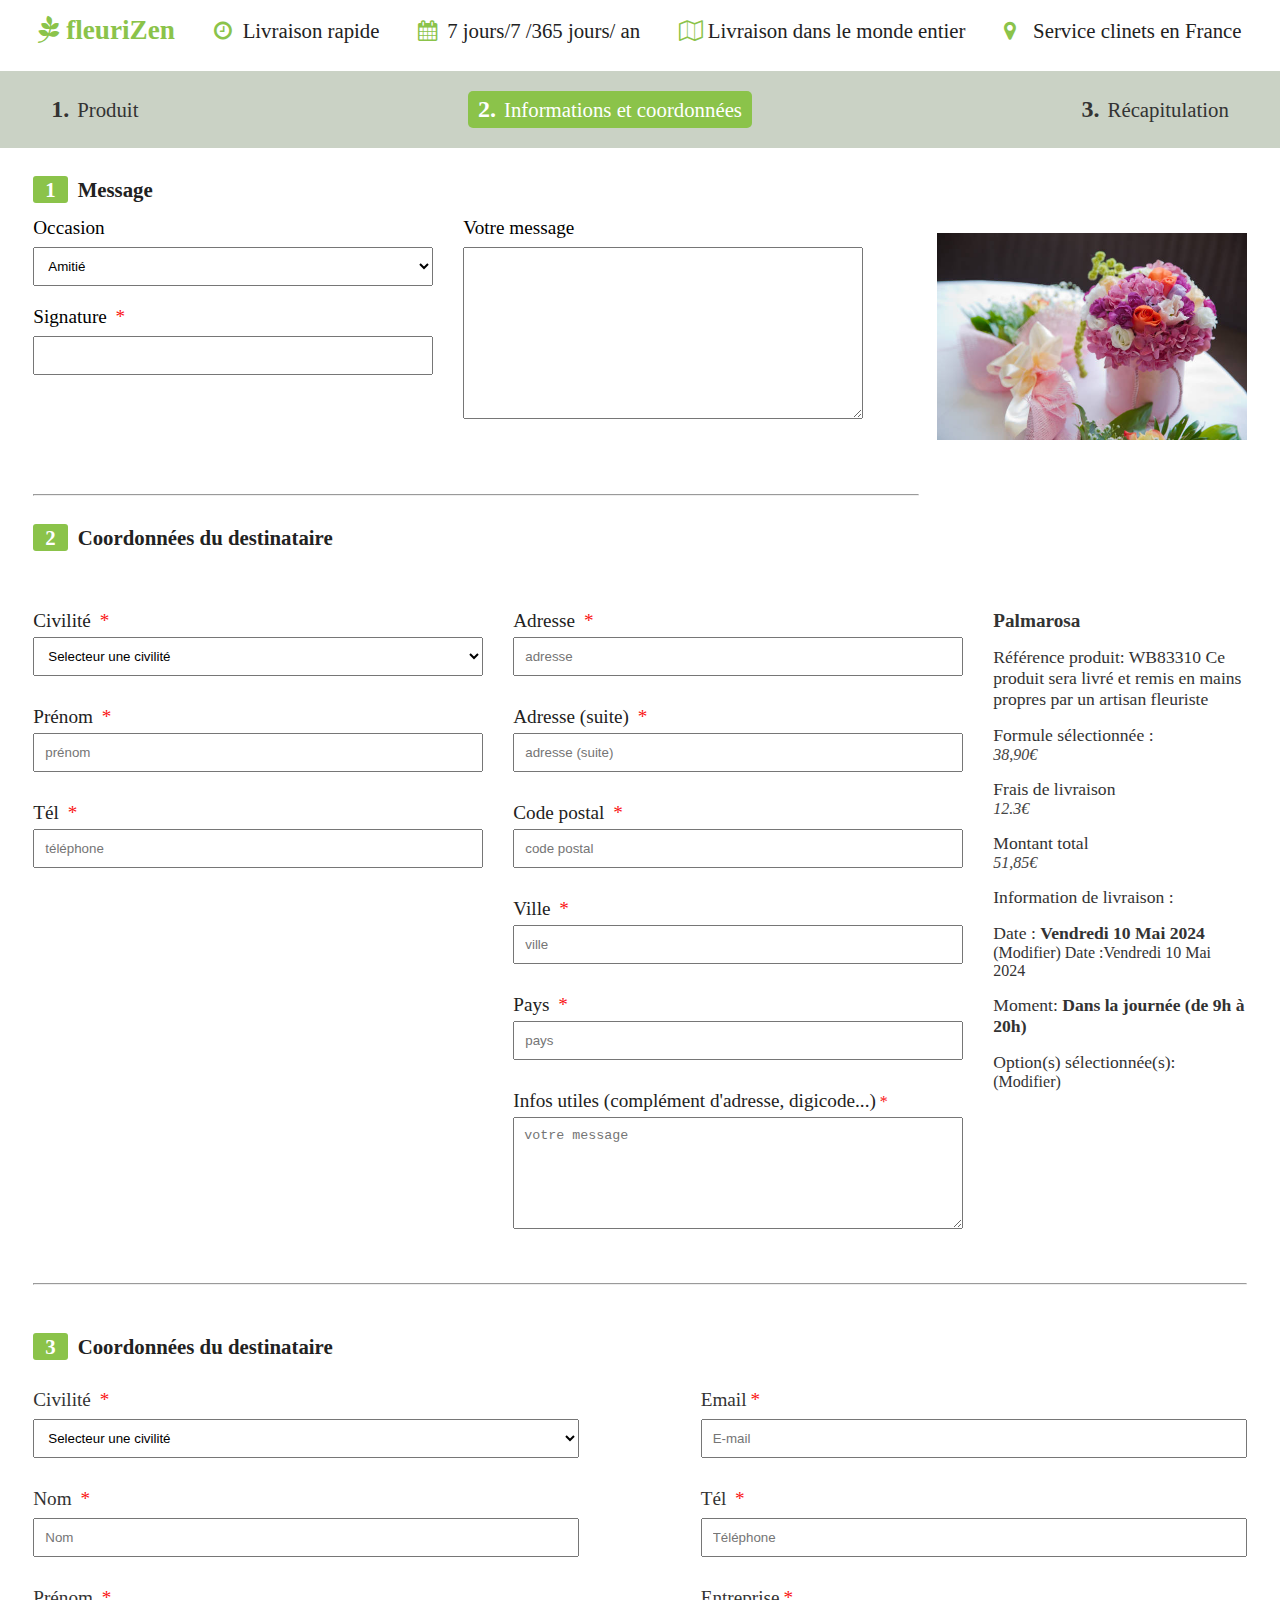
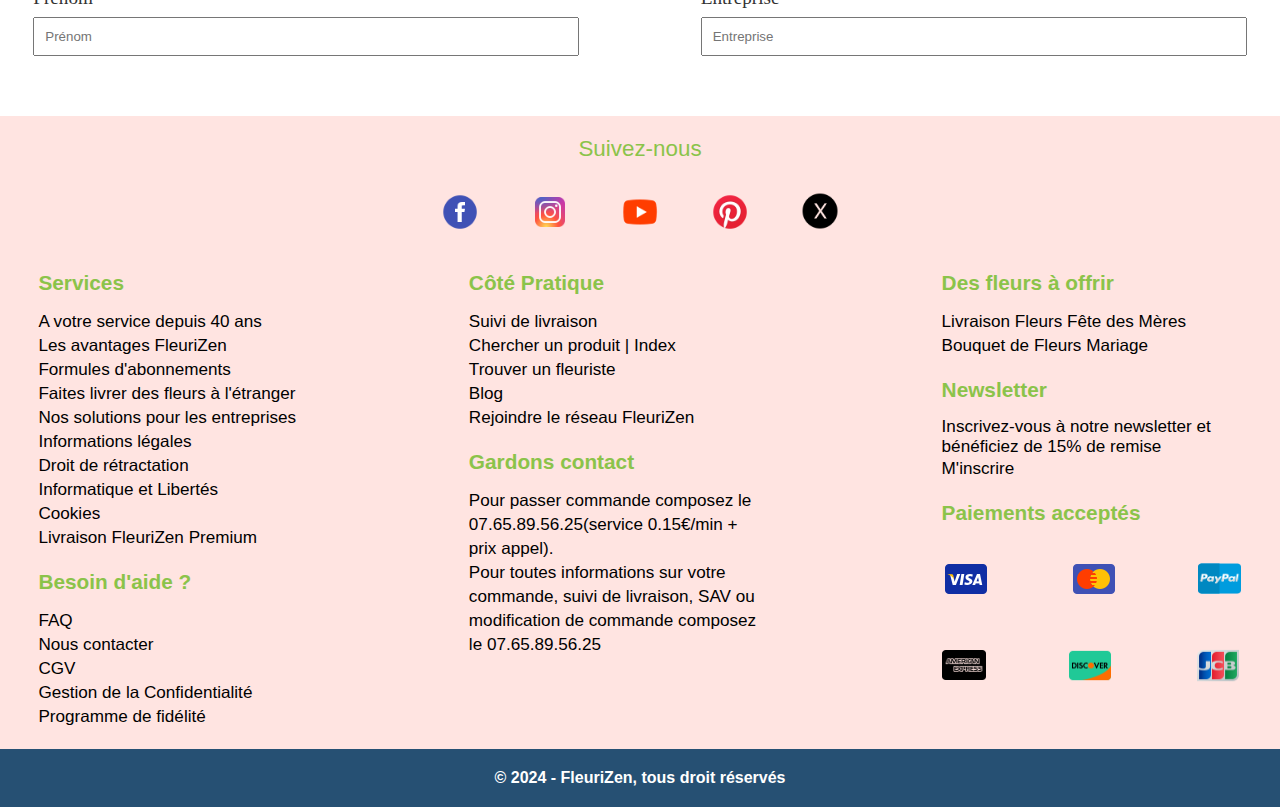
<file: public/view/compte-destinateur.html>
<!DOCTYPE html>
<html lang="fr">

<head>
    <meta charset="UTF-8">
    <meta name="viewport" content="width=device-width, initial-scale=1.0">
    <link rel="stylesheet" href="https://cdnjs.cloudflare.com/ajax/libs/font-awesome/4.7.0/css/font-awesome.min.css">
    <link rel="stylesheet" href="../css/compte-destinateur.css">
    <title>Page compte de destinateur</title>
</head>

<body>
    <header class="header-container">
        <nav>
            <ul class="lists-header-items">
                <li><a href="../../index.html" class="logo"><span><i class="fa fa-pagelines icones-color-green"
                                aria-hidden="true"></i> <span>fleuri</span>Zen</span></a></li>
                <li class="list-header-item"><a class="list-header-link" href=""><span><i class="fa fa-clock-o"
                                aria-hidden="true"></i></span>Livraison rapide</a></li>
                <li class="list-header-item"><a class="list-header-link" href=""><span><i class="fa fa-calendar"
                                aria-hidden="true"></i></span>7 jours/7 /365 jours/ an</a></li>
                <li class="list-header-item"><a class="list-header-link" href=""><span><i class="fa fa-map-o"
                                aria-hidden="true"></i></span>
                        Livraison dans le monde entier</a></li>
                <li class="list-header-item"><a class="list-header-link" href=""><span><i class="fa fa-map-marker"
                                aria-hidden="true"></i></span>
                        Service clinets en France</a></li>
            </ul>
        </nav>
    </header>
    <main>
        <section>
            <article class="article-container-ul">
                <ul class="lists-items-rows">
                    <li class="list-item-col"><span>1.</span><a href="" class="list-item-col-link">Produit</a></li>
                    <li class="list-item-bg-color"><span>2.</span><a href="" class="list-item-col-link-bg">Informations
                            et coordonnées</a></li>
                    <li class="list-item-col"><span>3.</span><a href="" class="list-item-col-link">Récapitulation</a>
                    </li>
                </ul>
            </article>
        </section>

        <section class="section-container-forms">
            <section class="section-container-form">
                <h2 class="title-card-1"><span class="span-card-1">1</span>Message</h2>
                <article class="article-form-row">
                    <form action="/action_page.php" class="form-col">
                        <article class="article-col">
                            <div class="input-select">
                                <div>
                                    <label for="cars" class="label-col-1">Occasion</label>
                                    <select id="fleurs" name="fleurs" class="input-user-select" required>
                                        <option value="amitié">Amitié</option>
                                        <option value="amour">Amour</option>
                                        <option value="anniversaire">Anniversaire</option>
                                        <option value="mariage">Mariage</option>
                                        <option value="bapteme">Bapteme</option>
                                        <option value="fete de grande-mere">Fête des grands-mères</option>
                                        <option value="fete de grand-pere">Fête des grand-pères</option>
                                        <option value="fiancailles">Fiançailles</option>
                                        <option value="sant-valentin">Sant-valentin</option>
                                        <option value="voeux de bonheur">Xoeux de bonheur</option>
                                        <option value="felicitation">Félicitations</option>
                                        <option value="fetes de fin d'annes">fêtes de fin d'année</option>
                                    </select>
                                </div>

                                <div class="input-col-sign">
                                    <label for="signature" class="label-col-sign">Signature <span
                                            class="required">*</span></label>
                                    <input type="text" id="signature" name="signature" class="input-user-sign" required>
                                </div>
                            </div>

                            <div class="text-message">
                                <label for="" class="label-col-1">Votre message</label>
                                <textarea name="" id="" rows="10" class="input-user-text"></textarea>
                            </div>
                        </article>
                    </form>

                    <figure class="figure-col">
                        <img src="../img/fleur-distinateur.jpg" alt="">
                    </figure>
                </article>
                <hr>
            </section>
        </section>

        <section class="section-container-forms">
            <h2 class="title-card-1"><span class="span-card-1">2</span>Coordonnées du destinataire </h2>
            <form action="">
                <section class="section-container-form-row">
                    <div class="form-rows">
                        <div class="form-col-2">
                            <label for="nom" class="label-col-2">Civilité <span class="required">*</span></label>
                            <select id="sexe" name="sexe" class="input-col-2 sexe-input-hover">
                                <option value="selecteur une civilite">Selecteur une civilité</option>
                                <option value="femme">Femme</option>
                                <option value="homme">Homme</option>
                            </select>
                        </div>

                        <div class="form-col-2">
                            <label for="prenom" class="label-col-2">Prénom <span class="required">*</span></label>
                            <input type="text" id="prenom" name="prenom" placeholder="prénom" class="input-col-2"
                                required>
                        </div>

                        <div class="form-col-2">
                            <label for="tel" class="label-col-2">Tél <span class="required">*</span></label>
                            <input type="tel" id="telephone" name="telephone" placeholder="téléphone"
                                class="input-col-2" required>
                        </div>
                    </div>

                    <div class="form-rows">
                        <div class="form-col-2">
                            <label for="adresse" class="label-col-2">Adresse <span class="required">*</span></label>
                            <input type="text" id="adresse" name="adresse" placeholder="adresse" class="input-col-2"
                                required>
                        </div>

                        <div class="form-col-2">
                            <label for="adresse" class="label-col-2">Adresse (suite) <span
                                    class="required">*</span></label>
                            <input type="text" id="adresse" name="adresse" placeholder="adresse (suite)"
                                class="input-col-2" required>
                        </div>

                        <div class="form-col-2">
                            <label for="postal" class="label-col-2">Code postal <span class="required">*</span></label>
                            <input type="text" id="postal" name="postal" placeholder="code postal" class="input-col-2"
                                required>
                        </div>

                        <div class="form-col-2">
                            <label for="ville" class="label-col-2">Ville <span class="required">*</span></label>
                            <input type="text" id="ville" name="ville" placeholder="ville" class="input-col-2" required>
                        </div>

                        <div class="form-col-2">
                            <label for="pays" class="label-col-2">Pays <span class="required">*</span></label>
                            <input type="text" id="pays" name="pays" placeholder="pays" class="input-col-2" required>
                        </div>

                        <div class="form-col-2">
                            <label for="message" class="label-col-2">Infos utiles (complément d'adresse,
                                digicode...)</label><span class="required">*</span>
                            <textarea name="message" id="message" rows="6" placeholder="votre message"
                                class="input-col-2"></textarea>
                        </div>
                    </div>

                    <article class="article-form-rows">
                        <h3 class="title-produit-2">Palmarosa </h3>
                        <p class="para-2">Référence produit: WB83310
                            Ce produit sera livré et remis en mains propres par un artisan fleuriste</p>

                        <p class="para-2">Formule sélectionnée :</p>
                        <i class="price">38,90€</i>

                        <p class="para-2">Frais de livraison </p>
                        <i class="price">12.3€</i>

                        <p class="para-2">Montant total </p>
                        <i class="price">51,85€</i>

                        <p class="para-2"> Information de livraison :</p>

                        <p class="para-2">Date : <strong>Vendredi 10 Mai 2024</strong></p>
                        <a href="" class="link">(Modifier) Date :Vendredi 10 Mai 2024</a>

                        <p class="para-2">Moment: <strong> Dans la journée (de 9h à 20h)</strong></p>

                        <p class="para-2">Option(s) sélectionnée(s):</p>
                        <a href="" class="link"> (Modifier)</a>
                    </article>
                </section>
            </form>
            <hr class="hr">
        </section>
        <section class="section-container-forms-3">
            <h2 class="title-card-1"><span class="span-card-1">3</span>Coordonnées du destinataire </h2>
            <form action="">
                <section class="section-container-form-row-3">
                    <div class="form-rows-3">
                        <div class="form-col-3">
                            <label for="nom" class="label-col-3">Civilité <span class="required">*</span></label>
                            <select id="sexe" name="sexe" class="input-col-3 sexe-input-hover">
                                <option value="selecteur une civilite">Selecteur une civilité</option>
                                <option value="femme">Femme</option>
                                <option value="homme">Homme</option>
                            </select>
                        </div>

                        <div class="form-col-3">
                            <label for="prenom" class="label-col-3">Nom <span class="required">*</span></label>
                            <input type="text" id="nom" name="nom" placeholder="Nom" class="input-col-3" required>
                        </div>

                        <div class="form-col-3">
                            <label for="prenom" class="label-col-3">Prénom <span class="required">*</span></label>
                            <input type="text" id="prenom" name="prenom" placeholder="Prénom" class="input-col-3"
                                required>
                        </div>
                    </div>

                    <div class="form-rows-3">
                        <div class="form-col-3">
                            <label for="email" class="label-col-3">Email<span class="required">*</span></label>
                            <input type="text" id="email" name="email" placeholder="E-mail" class="input-col-3"
                                required>
                        </div>

                        <div class="form-col-3">
                            <label for="telephone" class="label-col-3">Tél <span class="required">*</span></label>
                            <input type="tel" id="telephone" name="telephone" placeholder="Téléphone"
                                class="input-col-3" required>
                        </div>

                        <div class="form-col-3">
                            <label for="postal" class="label-col-3">Entreprise<span class="required">*</span></label>
                            <input type="text" id="entreprise" name="entreprise" placeholder="Entreprise"
                                class="input-col-3" required>
                        </div>
                    </div>
                </section>
            </form>
        </section>
    </main>

    <section class="section-footer-reseaux">
        <h2 class="title-reseaux">Suivez-nous</h2>
        <footer class="footer-reseaux">
            <ul class="ul-reseaux-sociaux">
                <li class="list-reseaux"><a class="list-reseaux-a" href=""><img src="../img/icone-facebook.png"
                            alt=""></a></li>
                <li class="list-reseaux"><a class="list-reseaux-a" href=""><img src="../img/icone-instagram.png"
                            alt=""></a></li>
                <li class="list-reseaux"><a class="list-reseaux-a" href="https://www.youtube.com/"><img
                            src="../img/icone-youtube.png" alt=""></a></li>
                <li class="list-reseaux"><a class="list-reseaux-a" href=""><img src="../img/icone-pinterest.png"
                            alt=""></a></li>
                <li class="list-reseaux"><a class="list-reseaux-a" href=""><img src="../img/icon-xbox-x.png" alt=""
                            width="38px" height="38px"></a></li>
            </ul>
        </footer>

        <footer class="footer-services">
            <section class="section-conatiner-services">
                <article class="article-services">
                    <div class="container-services">
                        <h3 class="title-services">Services</h3>
                        <ul class="lists-items">
                            <li class="list-item"><a class="list-item-link" href="">A votre service depuis 40 ans</a>
                            </li>
                            <li class="list-item"><a class="list-item-link" href="">Les avantages FleuriZen</a></li>
                            <li class="list-item"><a class="list-item-link" href="">Formules d'abonnements</a></li>
                            <li class="list-item"><a class="list-item-link" href="">Faites livrer des fleurs à
                                    l'étranger</a></li>
                            <li class="list-item"><a class="list-item-link" href="">Nos solutions pour les
                                    entreprises</a></li>
                            <li class="list-item"><a class="list-item-link" class="list-item-link" href="">Informations
                                    légales</a></li>
                            <li class="list-item"><a class="list-item-link" class="list-item-link" href="">Droit de
                                    rétractation</a></li>
                            <li class="list-item"><a class="list-item-link" class="list-item-link" href="">Informatique
                                    et Libertés</a></li>
                            <li class="list-item"><a class="list-item-link" href="">Cookies</a></li>
                            <li class="list-item"><a class="list-item-link" href="">Livraison FleuriZen Premium</a></li>
                        </ul>
                    </div>

                    <div class="container-services">
                        <h3 class="title-services">Besoin d'aide ?</h3>
                        <ul class="lists-items">
                            <li class="list-item"><a class="list-item-link" href="">FAQ</a></li>
                            <li class="list-item"><a class="list-item-link" href="">Nous contacter</a></li>
                            <li class="list-item"><a class="list-item-link" href="">CGV</a></li>
                            <li class="list-item"><a class="list-item-link" href="">Gestion de la Confidentialité</a>
                            </li>
                            <li class="list-item"><a class="list-item-link" href="">Programme de fidélité</a></li>
                        </ul>
                    </div>
                </article>

                <article class="article-services">
                    <div class="container-services">
                        <h3 class="title-services">Côté Pratique</h3>
                        <ul class="lists-items">
                            <li class="list-item"><a class="list-item-link" href="">Suivi de livraison</a></li>
                            <li class="list-item"><a class="list-item-link" href="">Chercher un produit | Index</a></li>
                            <li class="list-item"><a class="list-item-link" href="">Trouver un fleuriste</a></li>
                            <li class="list-item"><a class="list-item-link" href="">Blog</a></li>
                            <li class="list-item"><a class="list-item-link" href="">Rejoindre le réseau FleuriZen</a>
                            </li>
                        </ul>
                    </div>

                    <div class="container-services">
                        <h3 class="title-services">Gardons contact</h3>
                        <ul class="lists-items">
                            <li class="list-item"><a class="list-item-link" href="">Pour passer commande composez le
                                    07.65.89.56.25(service 0.15€/min + prix appel).</a></li>

                            <li class="list-item"><a class="list-item-link" href="">Pour toutes informations sur votre
                                    commande, suivi de livraison, SAV ou modification de commande composez le
                                    07.65.89.56.25</a></li>
                        </ul>
                    </div>
                </article>

                <article class="article-services">
                    <div class="container-services">
                        <h3 class="title-services">Des fleurs à offrir</h3>
                        <ul class="lists-items">
                            <li class="list-item"><a class="list-item-link" href="">Livraison Fleurs Fête des Mères</a>
                            </li>
                            <li class="list-item"><a class="list-item-link" href="">Bouquet de Fleurs Mariage</a></li>
                        </ul>
                    </div>

                    <div class="container-services">
                        <h3 class="title-services">Newsletter</h3>
                        <ul class="lists-items">
                            <p class="paragraph-list">
                                Inscrivez-vous à notre newsletter et bénéficiez de 15% de remise
                            <p>
                                <li class="list-item"><a class="list-item-link" href="">M'inscrire</a></li>
                        </ul>
                    </div>

                    <div class="container-services">
                        <h3 class="title-services">Paiements acceptés</h3>
                        <ul class="lists-items-row">
                            <li class="list-item"><a class="list-item-link" href=""><img
                                        src="../img/icone-carte-visa-48.png" alt=""></a></li>
                            <li class="list-item"><a class="list-item-link" href=""><img
                                        src="../img/icone-mastercard-48.png" alt=""></a></li>
                            <li class="list-item"><a class="list-item-link" href=""><img
                                        src="../img/icone-paypal-48.png" alt="" width="43px" height="39px"></a></li>
                        </ul>
                    </div>

                    <div>
                        <ul class="lists-items-row">
                            <li class="list-item"><a class="list-item-link" href=""><img src="../img/icone-amex-48.png"
                                        alt="" width="45px" height="40px"></a></li>
                            <li class="list-item"><a class="list-item-link" href=""><img
                                        src="../img/icone-discord-48.png" alt=""></a></li>
                            <li class="list-item"><a class="list-item-link" href=""><img src="../img/icone-jcb-48.png"
                                        alt=""></a></li>
                        </ul>
                    </div>
                </article>
            </section>
        </footer>
    </section>

    <footer class="footer-copyright">
        <p class="text-copyright">&copy; 2024 - FleuriZen, tous droit réservés</p>
    </footer>
</body>

</html>
</file>
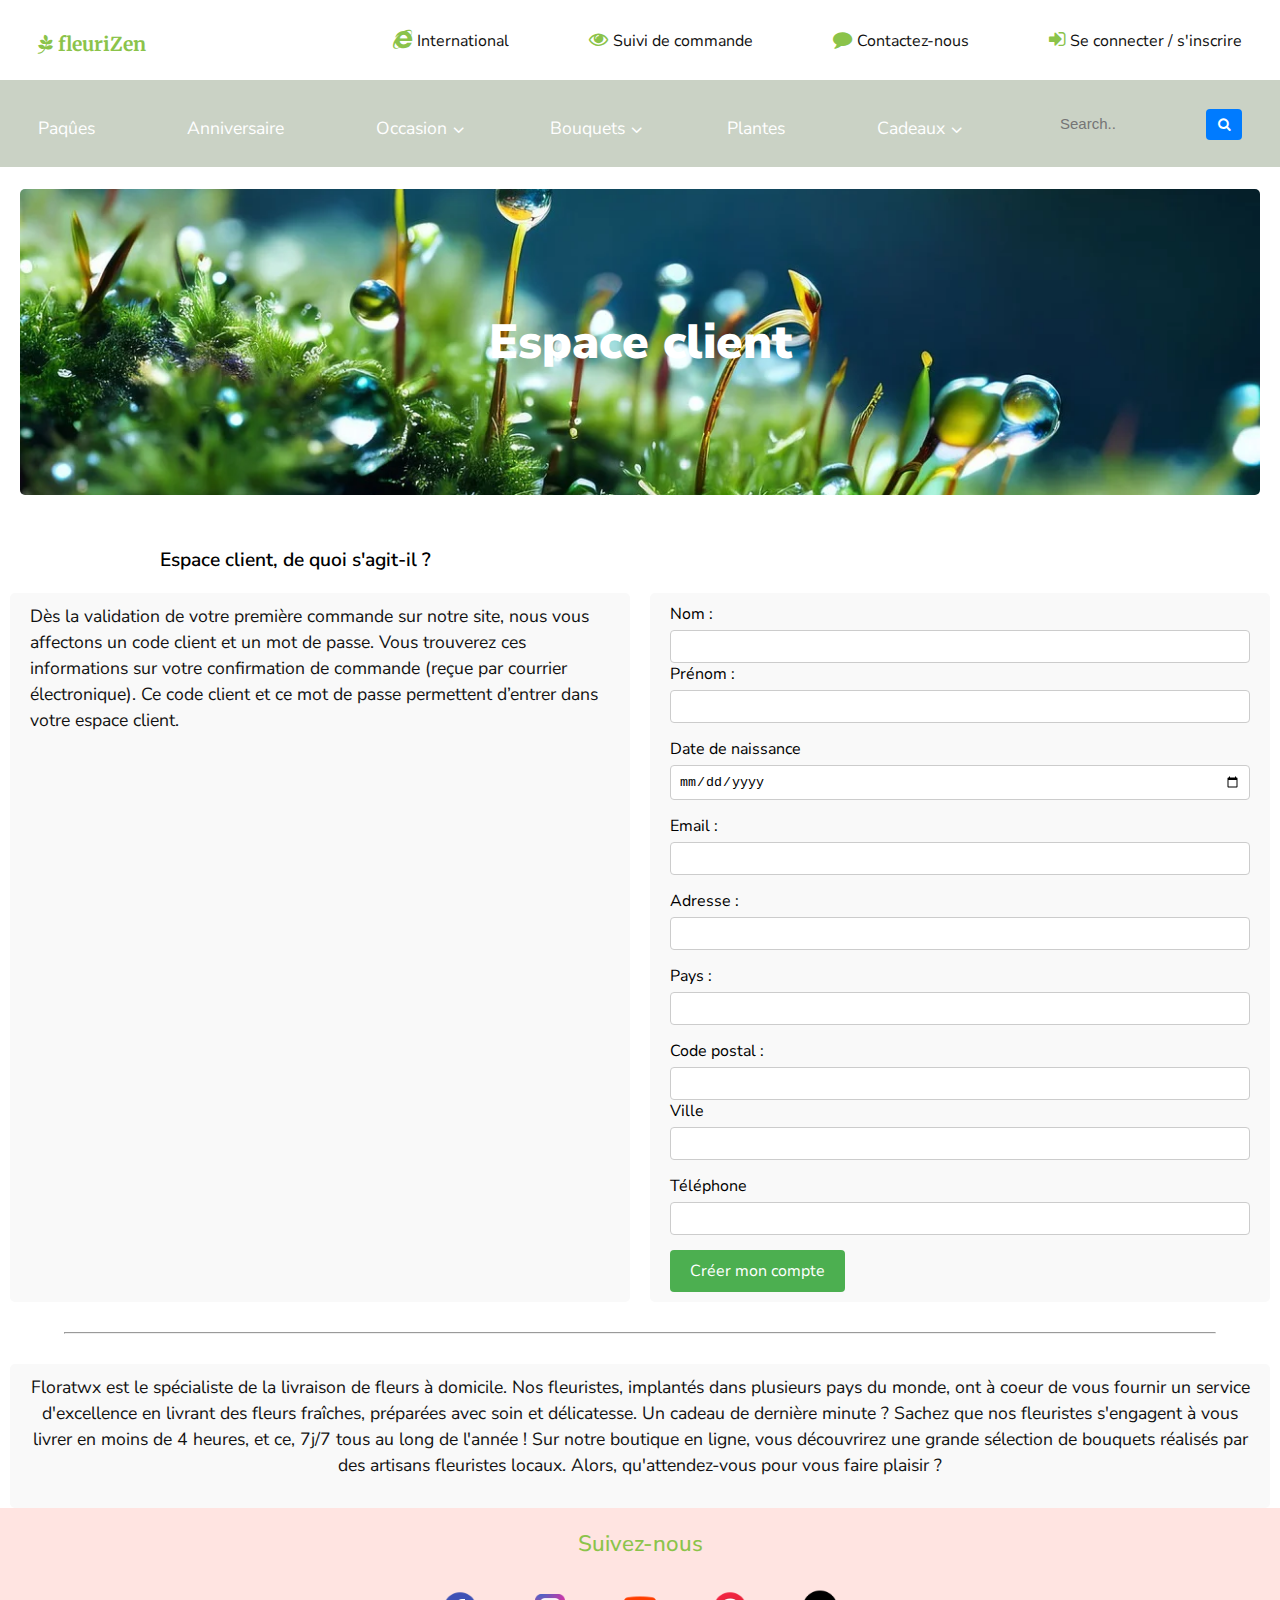
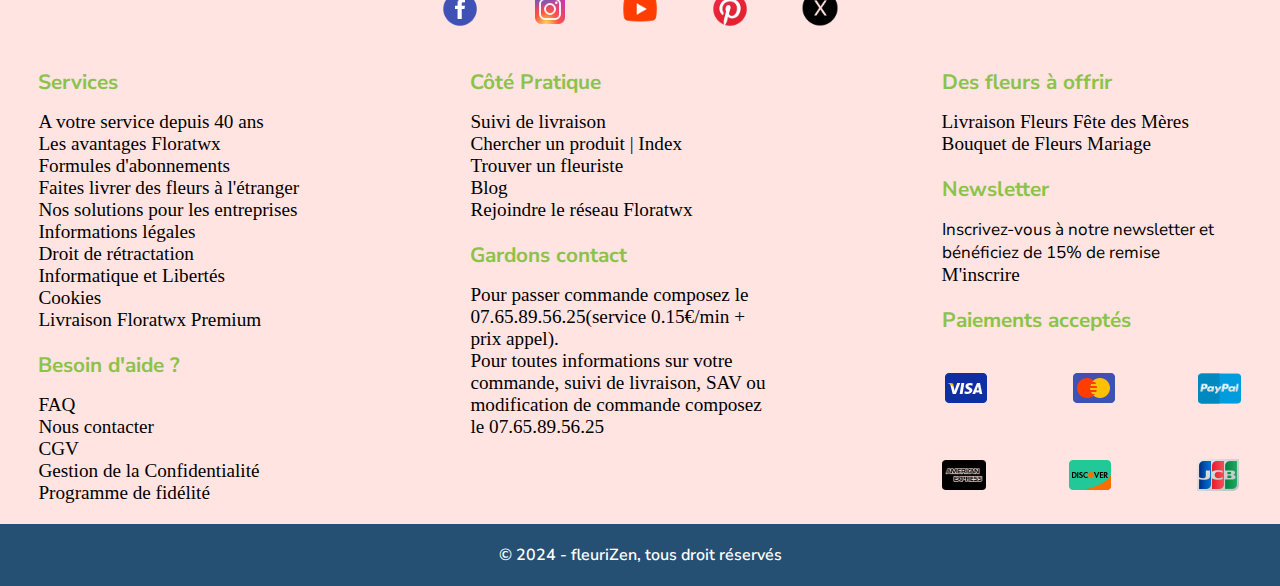
<file: public/view/compte.html>
<!DOCTYPE html>
<html lang="fr">

<head>
   <meta charset="UTF-8">
   <meta name="viewport" content="width=device-width, initial-scale=1.0">
   <link rel="stylesheet" href="https://cdnjs.cloudflare.com/ajax/libs/font-awesome/4.7.0/css/font-awesome.min.css">
   <link rel="stylesheet" href="../css/compte.css">
   <title>Créer Compte</title>
</head>

<body>
   <header class="header">
      <a href="/index.html" class="logo"><span><i class="fa fa-pagelines icones-color-green" aria-hidden="true"></i>
            <span>fleuri</span>Zen</span>
      </a>
      <nav class="navbar">
         <ul class="ul-lists">
            <li class="list-link"><a class="list-link-a" href=""><span><i
                        class="fa fa-internet-explorer icones-color-green" aria-hidden="true"></i>
                  </span>International</a></li>

            <li class="list-link"><a class="list-link-a" href=""><span><i class="fa fa-eye icones-color-green"
                        aria-hidden="true"></i> </span>Suivi de commande</a></li>

            <li class="list-link"><a class="list-link-a" href=""><span><i class="fa fa-comment icones-color-green"
                        aria-hidden="true"></i> </span>Contactez-nous</a></li>

            <li class="list-link"><a class="list-link-a" href="../view/backOffice.html"><span><i
                        class="fa fa-sign-in icones-color-green" aria-hidden="true"></i> </span>Se connecter /
                  s'inscrire</a></li>
         </ul>
      </nav>
   </header>
   <main>
      <section class="section-container">
         <header class="header-container">
            <nav class="nav-container">

               <ul class="ul-container">
                  <li class="link-item"><a class="link-item-a" href="../../index.html">Paqûes</a></li>
                  <li class="link-item"><a class="link-item-a" href="">Anniversaire</a></li>

                  <ul class="ul-items">
                     <li class="link-item link-active"><a class="link-item-a" href="">Occasion<i
                              class="fa fa-angle-down icones-down-layout" aria-hidden="true"></i></a></li>
                     <li class="link-hidden">
                        <ul class="link-hidden-items">
                           <li class="link-hidden-item"><a class="link-item-a" href="">Mariage</a></li>
                           <li class="link-hidden-item"><a class="link-item-a" href="">Naissance</a></li>
                           <li class="link-hidden-item"><a class="link-item-a" href="">Amour</a></li>
                        </ul>
                     </li>
                  </ul>

                  <ul class="ul-items">
                     <li class="link-item link-active"><a class="link-item-a" href="">Bouquets<i
                              class="fa fa-angle-down icones-down-layout" aria-hidden="true"></i></a></li>
                     <li class="link-hidden">
                        <ul class="link-hidden-items">
                           <li class="link-hidden-item"><a class="link-item-a" href="">Bouquet de fleurs</a></li>
                           <li class="link-hidden-item"><a class="link-item-a" href="">Composition florale</a></li>
                           <li class="link-hidden-item"><a class="link-item-a" href="">fleurs de saison</a></li>
                           <li class="link-hidden-item"><a class="link-item-a" href="">fleurs et chocolat</a></li>
                           <li class="link-hidden-item"><a class="link-item-a" href="">Rose éternel</a></li>
                           <li class="link-hidden-item"><a class="link-item-a" href="">Fleurs séchées</a></li>
                        </ul>
                     </li>
                  </ul>
                  <li class="link-item"><a class="link-item-a" href="../view/plante.html">Plantes</a></li>

                  <ul class="ul-items">
                     <li class="link-item link-active"><a class="link-item-a" href="">Cadeaux<i
                              class="fa fa-angle-down icones-down-layout" aria-hidden="true"></i></a></li>
                     <li class="link-hidden">
                        <ul class="link-hidden-items">
                           <li class="link-hidden-item"><a class="link-item-a" href="">Fleurs et chocolat</a></li>
                           <li class="link-hidden-item"><a class="link-item-a" href="">fleurs et gourmandises</a></li>
                           <li class="link-hidden-item"><a class="link-item-a" href="">Fleurs et beauté</a></li>
                           <li class="link-hidden-item"><a class="link-item-a" href="">Fleurs et décoration</a></li>
                        </ul>
                     </li>
                  </ul>
                  <ul class="ul-items">
                     <li>
                        <form action="" method="get">
                           <input type="text" placeholder="Search.." class="input-search" name="search">
                           <button class="btn-search" type="submit"><i class="fa fa-search"
                                 aria-hidden="true"></i></button>
                        </form>
                     </li>
                  </ul>
               </ul>
            </nav>
         </header>
      </section>

      <section class="section-hero-3">
         <figure class="figure-hero-3">
            <h1 class="title-hero-3">Espace client</h1>
         </figure>
      </section>

      <section class="section-article-container">
         <h2 class="title-espace-3">Espace client, de quoi s'agit-il ?</h2>
         <section class="section-row-3">
            <article class="article-paragraph-3">
               <p class="paragraph-3">Dès la validation de votre première commande sur notre site, nous vous affectons
                  un code client et un mot de passe. Vous trouverez ces informations sur votre confirmation de commande
                  (reçue par courrier électronique). Ce code client et ce mot de passe permettent d’entrer dans votre
                  espace client.
               </p>
            </article>

            <article class="article-paragraph-3">
               <form action="/submit_form.php" method="POST">
                  <div class="form-col-3">
                     <label for="nom">Nom :</label>
                     <input type="text" id="nom" name="nom" required>

                     <label for="prenom">Prénom :</label>
                     <input type="text" id="prenom" name="prenom" required>
                  </div>

                  <div class="form-col-3">
                     <label for="date">Date de naissance</label>
                     <input type="date" id="date" name="date" required>
                  </div>

                  <div class="form-col-3">
                     <label for="email">Email :</label>
                     <input type="email" id="email" name="email" required>
                  </div>

                  <div class="form-col-3">
                     <label for="adress">Adresse :</label>
                     <input type="text" id="adress" name="adress" required>
                  </div>

                  <div class="form-col-3">
                     <label for="pays">Pays :</label>
                     <input type="text" id="pays" name="pays" required>
                  </div>

                  <div class="form-col-3">
                     <label for="postal">Code postal :</label>
                     <input type="text" id="postal" name="postal" required>

                     <label for="ville">Ville</label>
                     <input type="text" id="ville" name="ville" required>
                  </div>

                  <div class="form-col-3">
                     <label for="">Téléphone</label>
                     <input type="text" id="ville" name="ville" required>
                  </div>
                  <button type="submit" class="btn-3">Créer mon compte</button>
               </form>
            </article>
         </section>
      </section>
      <hr>

      <section class="section-paragrah-3">
         <article class="article-paragraph-3">
            <p class="text-paragraph-3">Floratwx est le spécialiste de la livraison de fleurs à domicile. Nos
               fleuristes, implantés dans plusieurs pays du monde, ont à coeur de vous fournir un service d'excellence
               en livrant des fleurs fraîches, préparées avec soin et délicatesse. Un cadeau de dernière minute ? Sachez
               que nos fleuristes s'engagent à vous livrer en moins de 4 heures, et ce, 7j/7 tous au long de l'année !
               Sur notre boutique en ligne, vous découvrirez une grande sélection de bouquets réalisés par des artisans
               fleuristes locaux. Alors, qu'attendez-vous pour vous faire plaisir ?</p>
         </article>
      </section>
   </main>

   <section class="section-footer-reseaux">
      <h2 class="title-reseaux">Suivez-nous</h2>
      <footer class="footer-reseaux">
         <ul class="ul-reseaux-sociaux">
            <li class="list-reseaux"><a class="list-reseaux-a" href=""><img src="../img/icone-facebook.png" alt=""></a></li>
            <li class="list-reseaux"><a class="list-reseaux-a" href=""><img src="../img/icone-instagram.png" alt=""></a></li>
            <li class="list-reseaux"><a class="list-reseaux-a" href="https://www.youtube.com/"><img src="../img/icone-youtube.png" alt=""></a></li>
            <li class="list-reseaux"><a class="list-reseaux-a" href=""><img src="../img/icone-pinterest.png" alt=""></a></li>
            <li class="list-reseaux"><a class="list-reseaux-a" href=""><img src="../img/icon-xbox-x.png" alt="" width="38px" height="38px"></a></li>
        </ul>
      </footer>

      <footer class="footer-services">
         <section class="section-conatiner-services">
            <article class="article-services">
               <div class="container-services">
                  <h3 class="title-services">Services</h3>
                  <ul class="lists-items">
                     <li class="list-item"><a class="list-item-link" href="">A votre service depuis 40 ans</a></li>
                     <li class="list-item"><a class="list-item-link" href="">Les avantages Floratwx</a></li>
                     <li class="list-item"><a class="list-item-link" href="">Formules d'abonnements</a></li>
                     <li class="list-item"><a class="list-item-link" href="">Faites livrer des fleurs à l'étranger</a>
                     </li>
                     <li class="list-item"><a class="list-item-link" href="">Nos solutions pour les entreprises</a></li>
                     <li class="list-item"><a class="list-item-link" href="">Informations légales</a></li>
                     <li class="list-item"><a class="list-item-link" href="">Droit de rétractation</a></li>
                     <li class="list-item"><a class="list-item-link" href="">Informatique et Libertés</a></li>
                     <li class="list-item"><a class="list-item-link" href="">Cookies</a></li>
                     <li class="list-item"><a class="list-item-link" href="">Livraison Floratwx Premium</a></li>
                  </ul>
               </div>

               <div class="container-services">
                  <h3 class="title-services">Besoin d'aide ?</h3>
                  <ul class="lists-items">
                     <li class="list-item"><a class="list-item-link" href="">FAQ</a></li>
                     <li class="list-item"><a class="list-item-link" href="">Nous contacter</a></li>
                     <li class="list-item"><a class="list-item-link" href="">CGV</a></li>
                     <li class="list-item"><a class="list-item-link" href="">Gestion de la Confidentialité</a></li>
                     <li class="list-item"><a class="list-item-link" href="">Programme de fidélité</a></li>
                  </ul>
               </div>
            </article>

            <article class="article-services">
               <div class="container-services">
                  <h3 class="title-services">Côté Pratique</h3>
                  <ul class="lists-items">
                     <li class="list-item"><a class="list-item-link" href="">Suivi de livraison</a></li>
                     <li class="list-item"><a class="list-item-link" href="">Chercher un produit | Index</a></li>
                     <li class="list-item"><a class="list-item-link" href="">Trouver un fleuriste</a></li>
                     <li class="list-item"><a class="list-item-link" href="">Blog</a></li>
                     <li class="list-item"><a class="list-item-link" href="">Rejoindre le réseau Floratwx</a></li>
                  </ul>
               </div>

               <div class="container-services">
                  <h3 class="title-services">Gardons contact</h3>
                  <ul class="lists-items">
                     <li class="list-item"><a class="list-item-link" href="">Pour passer commande composez le
                           07.65.89.56.25(service 0.15€/min + prix appel).</a></li>

                     <li class="list-item"><a class="list-item-link" href="">Pour toutes informations sur votre
                           commande, suivi de livraison, SAV ou modification de commande composez le 07.65.89.56.25</a>
                     </li>
                  </ul>
               </div>
            </article>

            <article class="article-services">
               <div class="container-services">
                  <h3 class="title-services">Des fleurs à offrir</h3>
                  <ul class="lists-items">
                     <li class="list-item"><a class="list-item-link" href="">Livraison Fleurs Fête des Mères</a></li>
                     <li class="list-item"><a class="list-item-link" href="">Bouquet de Fleurs Mariage</a></li>
                  </ul>
               </div>

               <div class="container-services">
                  <h3 class="title-services">Newsletter</h3>
                  <ul class="lists-items">
                     <p class="paragraph-list">
                        Inscrivez-vous à notre newsletter et bénéficiez de 15% de remise
                     <p>
                        <li class="list-item"><a class="list-item-link" href="">M'inscrire</a></li>
                  </ul>
               </div>

               <div class="container-services">
                  <h3 class="title-services">Paiements acceptés</h3>
                  <ul class="lists-items-row">
                     <li class="list-item"><a class="list-item-link" href=""><img src="../img/icone-carte-visa-48.png" alt=""></a></li>
                     <li class="list-item"><a class="list-item-link" href=""><img src="../img/icone-mastercard-48.png" alt=""></a></li>
                     <li class="list-item"><a class="list-item-link" href=""><img src="../img/icone-paypal-48.png" alt="" width="43px" height="39px"></a></li>
                  </ul>
               </div>

               <div>
                  <ul class="lists-items-row">
                     <li class="list-item"><a class="list-item-link" href=""><img src="../img/icone-amex-48.png" alt="" width="45px" height="40px"></a></li>
                     <li class="list-item"><a class="list-item-link" href=""><img src="../img/icone-discord-48.png" alt=""></a></li>
                     <li class="list-item"><a class="list-item-link" href=""><img src="../img/icone-jcb-48.png" alt=""></a></li>
                  </ul>
               </div>
            </article>
         </section>
      </footer>
   </section>

   <footer class="footer-copyright">
      <p class="text-copyright">&copy; 2024 - fleuriZen, tous droit réservés</p>
   </footer>
</body>

</html>
</file>
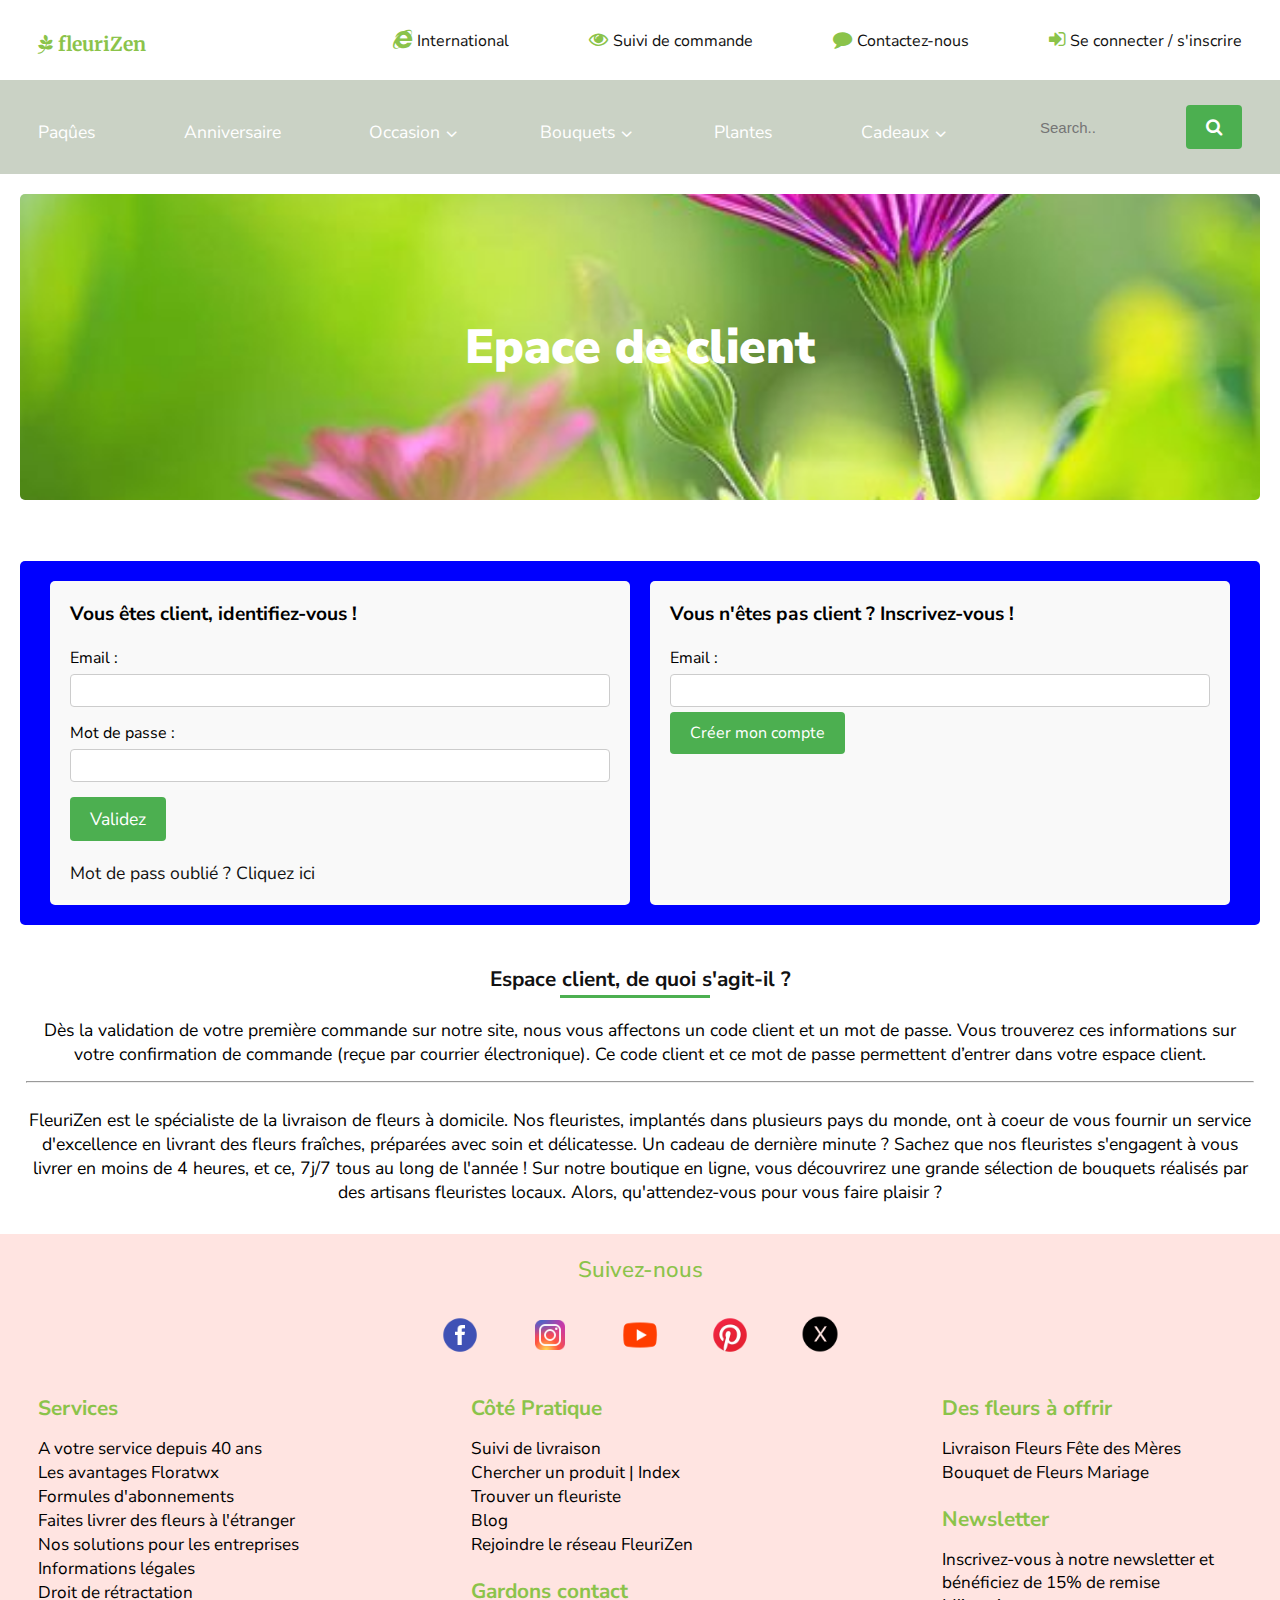
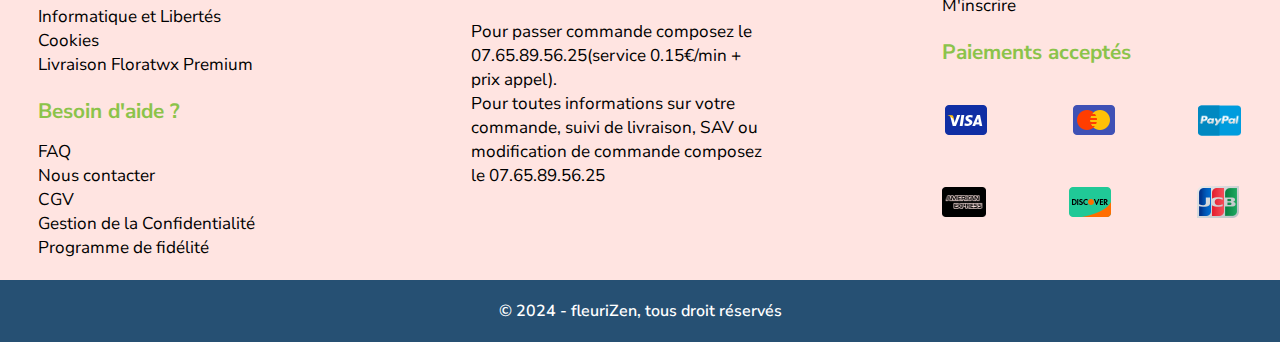
<file: public/view/contact.html>
<!DOCTYPE html>
<html lang="fr">

<head>
   <meta charset="UTF-8">
   <meta name="viewport" content="width=device-width, initial-scale=1.0">
   <link rel="stylesheet" href="https://cdnjs.cloudflare.com/ajax/libs/font-awesome/4.7.0/css/font-awesome.min.css">
   <link rel="stylesheet" href="../css/contact.css">
   <title>Page de contact</title>

</head>

<body>
   <header class="header">
      <a href="/index.html" class="logo"><span><i class="fa fa-pagelines icones-color-green" aria-hidden="true"></i>
            <span>fleuri</span>Zen</span>
      </a>
      <nav class="navbar">
         <ul class="ul-lists">
            <li class="list-link"><a class="list-link-a" href=""><span><i
                        class="fa fa-internet-explorer icones-color-green" aria-hidden="true"></i>
                  </span>International</a></li>

            <li class="list-link"><a class="list-link-a" href=""><span><i class="fa fa-eye icones-color-green"
                        aria-hidden="true"></i> </span>Suivi de commande</a></li>

            <li class="list-link"><a class="list-link-a" href=""><span><i class="fa fa-comment icones-color-green"
                        aria-hidden="true"></i> </span>Contactez-nous</a></li>

            <li class="list-link"><a class="list-link-a" href="../view/compte.html"><span><i
                        class="fa fa-sign-in icones-color-green" aria-hidden="true"></i> </span>Se connecter /
                  s'inscrire</a></li>
         </ul>
      </nav>
   </header>
   <main>
      <section class="section-container">
         <header class="header-container">
            <nav class="nav-container">
               <ul class="ul-container">
                  <li class="link-item"><a class="link-item-a" href="/index.html">Paqûes</a></li>
                  <li class="link-item"><a class="link-item-a" href="">Anniversaire</a></li>

                  <ul class="ul-items">
                     <li class="link-item link-active"><a class="link-item-a" href="">Occasion<i
                              class="fa fa-angle-down icones-down-layout" aria-hidden="true"></i></a></li>
                     <li class="link-hidden">
                        <ul class="link-hidden-items">
                           <li class="link-hidden-item"><a class="link-item-a" href="">Mariage</a></li>
                           <li class="link-hidden-item"><a class="link-item-a" href="">Naissance</a></li>
                           <li class="link-hidden-item"><a class="link-item-a" href="">Amour</a></li>
                        </ul>
                     </li>
                  </ul>

                  <ul class="ul-items">
                     <li class="link-item link-active"><a class="link-item-a" href="">Bouquets<i
                              class="fa fa-angle-down icones-down-layout" aria-hidden="true"></i></a></li>
                     <li class="link-hidden">
                        <ul class="link-hidden-items">
                           <li class="link-hidden-item"><a class="link-item-a" href="">Bouquet de fleurs</a></li>
                           <li class="link-hidden-item"><a class="link-item-a" href="">Composition florale</a></li>
                           <li class="link-hidden-item"><a class="link-item-a" href="">fleurs de saison</a></li>
                           <li class="link-hidden-item"><a class="link-item-a" href="">fleurs et chocolat</a></li>
                           <li class="link-hidden-item"><a class="link-item-a" href="">Rose éternel</a></li>
                           <li class="link-hidden-item"><a class="link-item-a" href="">Fleurs séchées</a></li>
                        </ul>
                     </li>
                  </ul>

                  <li class="link-item"><a class="link-item-a" href="../view/plante.html">Plantes</a></li>

                  <ul class="ul-items">
                     <li class="link-item link-active"><a class="link-item-a" href="">Cadeaux<i
                              class="fa fa-angle-down icones-down-layout" aria-hidden="true"></i></a></li>
                     <li class="link-hidden">
                        <ul class="link-hidden-items">
                           <li class="link-hidden-item"><a class="link-item-a" href="">Fleurs et chocolat</a></li>
                           <li class="link-hidden-item"><a class="link-item-a" href="">fleurs et gourmandises</a></li>
                           <li class="link-hidden-item"><a class="link-item-a" href="">Fleurs et beauté</a></li>
                           <li class="link-hidden-item"><a class="link-item-a" href="">Fleurs et décoration</a></li>
                        </ul>
                     </li>
                  </ul>

                  <ul class="ul-items">
                     <li>
                        <form action="" method="get">
                           <input type="text" placeholder="Search.." class="input-search" name="search">
                           <button class="btn-search" type="submit"><i class="fa fa-search"
                                 aria-hidden="true"></i></button>
                        </form>
                     </li>
                  </ul>
               </ul>
            </nav>
         </header>
      </section>

      <section class="section-hero-2">
         <figure class="figure-hero-2">
            <h1 class="title-espace">Epace de client</h1>
         </figure>
      </section>

      <section class="form-container">
         <section class="section-row">
            <article class="article-form">
               <h2 class="title-form">Vous êtes client, identifiez-vous !</h2>

               <form action="/submit_form.php" method="POST">
                  <div class="form-col">
                     <label for="email">Email :</label>
                     <input type="email" id="email" name="email" required>
                  </div>
                  <div class="form-col">
                     <label for="pwd">Mot de passe :</label>
                     <input type="email" id="pwd" name="pwd" required>
                  </div>
                  <button type="submit">Validez</button>
                  <div class="link-pwd">
                     <a href="" class="password">Mot de pass oublié ? Cliquez ici</a>
                  </div>
               </form>
            </article>

            <!-- <div class="barre"></div> -->
            <article class="article-form">
               <h2 class="title-form">Vous n'êtes pas client ? Inscrivez-vous !</h2>
               <form action="/submit_form.php" method="POST">
                  <div class="form-col">
                     <label for="email">Email :</label>
                     <input type="text" id="email" name="email" required>
                  </div>
                  <a href="../view/compte.html" class="link">Créer mon compte</a>
               </form>
            </article>
         </section>
      </section>
      <section class="section-article-container">
         <h3 class="title-paragraph">Espace client, de quoi s'agit-il ?</h3>
         <article class="article-paragraph">
            <p class="txt-paragraph-1">Dès la validation de votre première commande sur notre site, nous vous affectons
               un code client et un mot de passe. Vous trouverez ces informations sur votre confirmation de commande
               (reçue par courrier électronique). Ce code client et ce mot de passe permettent d’entrer dans votre
               espace client.</p>
            <hr>
         </article>

         <article class="article-paragraph">
            <p class="txt-paragraph-2">FleuriZen est le spécialiste de la livraison de fleurs à domicile. Nos
               fleuristes, implantés dans plusieurs pays du monde, ont à coeur de vous fournir un service d'excellence
               en livrant des fleurs fraîches, préparées avec soin et délicatesse. Un cadeau de dernière minute ? Sachez
               que nos fleuristes s'engagent à vous livrer en moins de 4 heures, et ce, 7j/7 tous au long de l'année !
               Sur notre boutique en ligne, vous découvrirez une grande sélection de bouquets réalisés par des artisans
               fleuristes locaux. Alors, qu'attendez-vous pour vous faire plaisir ?</p>
         </article>
      </section>

      <section class="section-footer-reseaux">
         <h2 class="title-reseaux">Suivez-nous</h2>
         <footer class="footer-reseaux">
            <ul class="ul-reseaux-sociaux">
               <li class="list-reseaux"><a class="list-reseaux-a" href=""><img src="../img/icone-facebook.png" alt=""></a></li>
               <li class="list-reseaux"><a class="list-reseaux-a" href=""><img src="../img/icone-instagram.png" alt=""></a></li>
               <li class="list-reseaux"><a class="list-reseaux-a" href="https://www.youtube.com/"><img src="../img/icone-youtube.png" alt=""></a></li>
               <li class="list-reseaux"><a class="list-reseaux-a" href=""><img src="../img/icone-pinterest.png" alt=""></a></li>
               <li class="list-reseaux"><a class="list-reseaux-a" href=""><img src="../img/icon-xbox-x.png" alt="" width="38px" height="38px"></a></li>
           </ul>
         </footer>

         <footer class="footer-services">
            <section class="section-conatiner-services">
               <article class="article-services">
                  <div class="container-services">
                     <h3 class="title-services">Services</h3>
                     <ul class="lists-items">
                        <li class="list-item"><a class="list-item-link" href="">A votre service depuis 40 ans</a></li>
                        <li class="list-item"><a class="list-item-link" href="">Les avantages Floratwx</a></li>
                        <li class="list-item"><a class="list-item-link" href="">Formules d'abonnements</a></li>
                        <li class="list-item"><a class="list-item-link" href="">Faites livrer des fleurs à
                              l'étranger</a></li>
                        <li class="list-item"><a class="list-item-link" href="">Nos solutions pour les entreprises</a>
                        </li>
                        <li class="list-item"><a class="list-item-link" class="list-item-link" href="">Informations
                              légales</a></li>
                        <li class="list-item"><a class="list-item-link" class="list-item-link" href="">Droit de
                              rétractation</a></li>
                        <li class="list-item"><a class="list-item-link" class="list-item-link" href="">Informatique et
                              Libertés</a></li>
                        <li class="list-item"><a class="list-item-link" href="">Cookies</a></li>
                        <li class="list-item"><a class="list-item-link" href="">Livraison Floratwx Premium</a></li>
                     </ul>
                  </div>

                  <div class="container-services">
                     <h3 class="title-services">Besoin d'aide ?</h3>
                     <ul class="lists-items">
                        <li class="list-item"><a class="list-item-link" href="">FAQ</a></li>
                        <li class="list-item"><a class="list-item-link" href="">Nous contacter</a></li>
                        <li class="list-item"><a class="list-item-link" href="">CGV</a></li>
                        <li class="list-item"><a class="list-item-link" href="">Gestion de la Confidentialité</a></li>
                        <li class="list-item"><a class="list-item-link" href="">Programme de fidélité</a></li>
                     </ul>
                  </div>
               </article>

               <article class="article-services">
                  <div class="container-services">
                     <h3 class="title-services">Côté Pratique</h3>
                     <ul class="lists-items">
                        <li class="list-item"><a class="list-item-link" href="">Suivi de livraison</a></li>
                        <li class="list-item"><a class="list-item-link" href="">Chercher un produit | Index</a></li>
                        <li class="list-item"><a class="list-item-link" href="">Trouver un fleuriste</a></li>
                        <li class="list-item"><a class="list-item-link" href="">Blog</a></li>
                        <li class="list-item"><a class="list-item-link" href="">Rejoindre le réseau FleuriZen</a></li>
                     </ul>
                  </div>

                  <div class="container-services">
                     <h3 class="title-services">Gardons contact</h3>
                     <ul class="lists-items">
                        <li class="list-item"><a class="list-item-link" href="">Pour passer commande composez le
                              07.65.89.56.25(service 0.15€/min + prix appel).</a></li>
                        <li class="list-item"><a class="list-item-link" href="">Pour toutes informations sur votre
                              commande, suivi de livraison, SAV ou modification de commande composez le
                              07.65.89.56.25</a></li>
                     </ul>
                  </div>

               </article>

               <article class="article-services">
                  <div class="container-services">
                     <h3 class="title-services">Des fleurs à offrir</h3>
                     <ul class="lists-items">
                        <li class="list-item"><a class="list-item-link" href="">Livraison Fleurs Fête des Mères</a></li>
                        <li class="list-item"><a class="list-item-link" href="">Bouquet de Fleurs Mariage</a></li>
                     </ul>
                  </div>

                  <div class="container-services">
                     <h3 class="title-services">Newsletter</h3>
                     <ul class="lists-items">
                        <p class="paragraph-list">
                           Inscrivez-vous à notre newsletter et bénéficiez de 15% de remise
                        <p>
                           <li class="list-item"><a class="list-item-link" href="">M'inscrire</a></li>
                     </ul>
                  </div>

                  <div class="container-services">
                     <h3 class="title-services">Paiements acceptés</h3>
                     <ul class="lists-items-row">
                        <li class="list-item"><a class="list-item-link" href=""><img src="../img/icone-carte-visa-48.png" alt=""></a></li>
                        <li class="list-item"><a class="list-item-link" href=""><img src="../img/icone-mastercard-48.png" alt=""></a></li>
                        <li class="list-item"><a class="list-item-link" href=""><img src="../img/icone-paypal-48.png" alt="" width="43px" height="39px"></a></li>
                     </ul>
                  </div>
   
                  <div>
                     <ul class="lists-items-row">
                        <li class="list-item"><a class="list-item-link" href=""><img src="../img/icone-amex-48.png" alt="" width="45px" height="40px"></a></li>
                        <li class="list-item"><a class="list-item-link" href=""><img src="../img/icone-discord-48.png" alt=""></a></li>
                        <li class="list-item"><a class="list-item-link" href=""><img src="../img/icone-jcb-48.png" alt=""></a></li>
                     </ul>
                  </div>

               </article>
            </section>
         </footer>
      </section>
   </main>
   <footer class="footer-copyright">
      <p class="text-copyright">&copy; 2024 - fleuriZen, tous droit réservés</p>
   </footer>
</body>

</html>
</file>
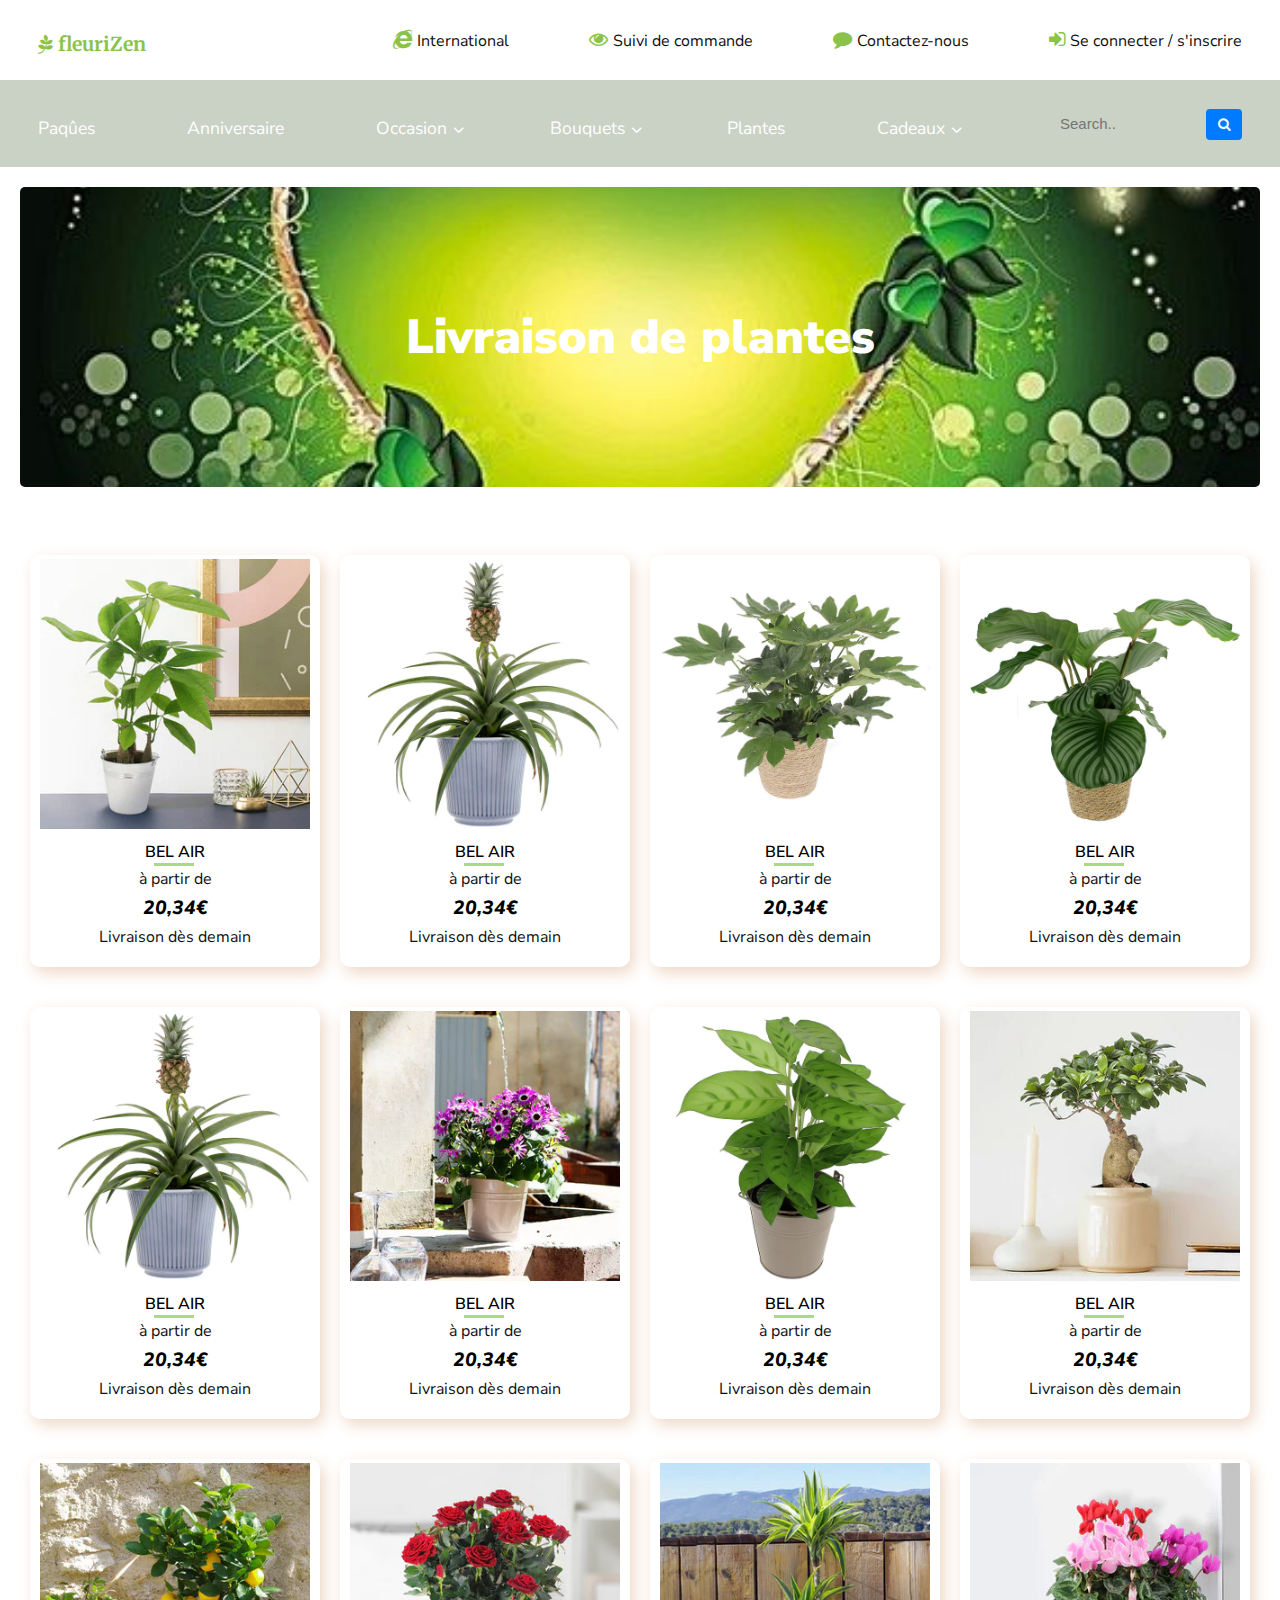
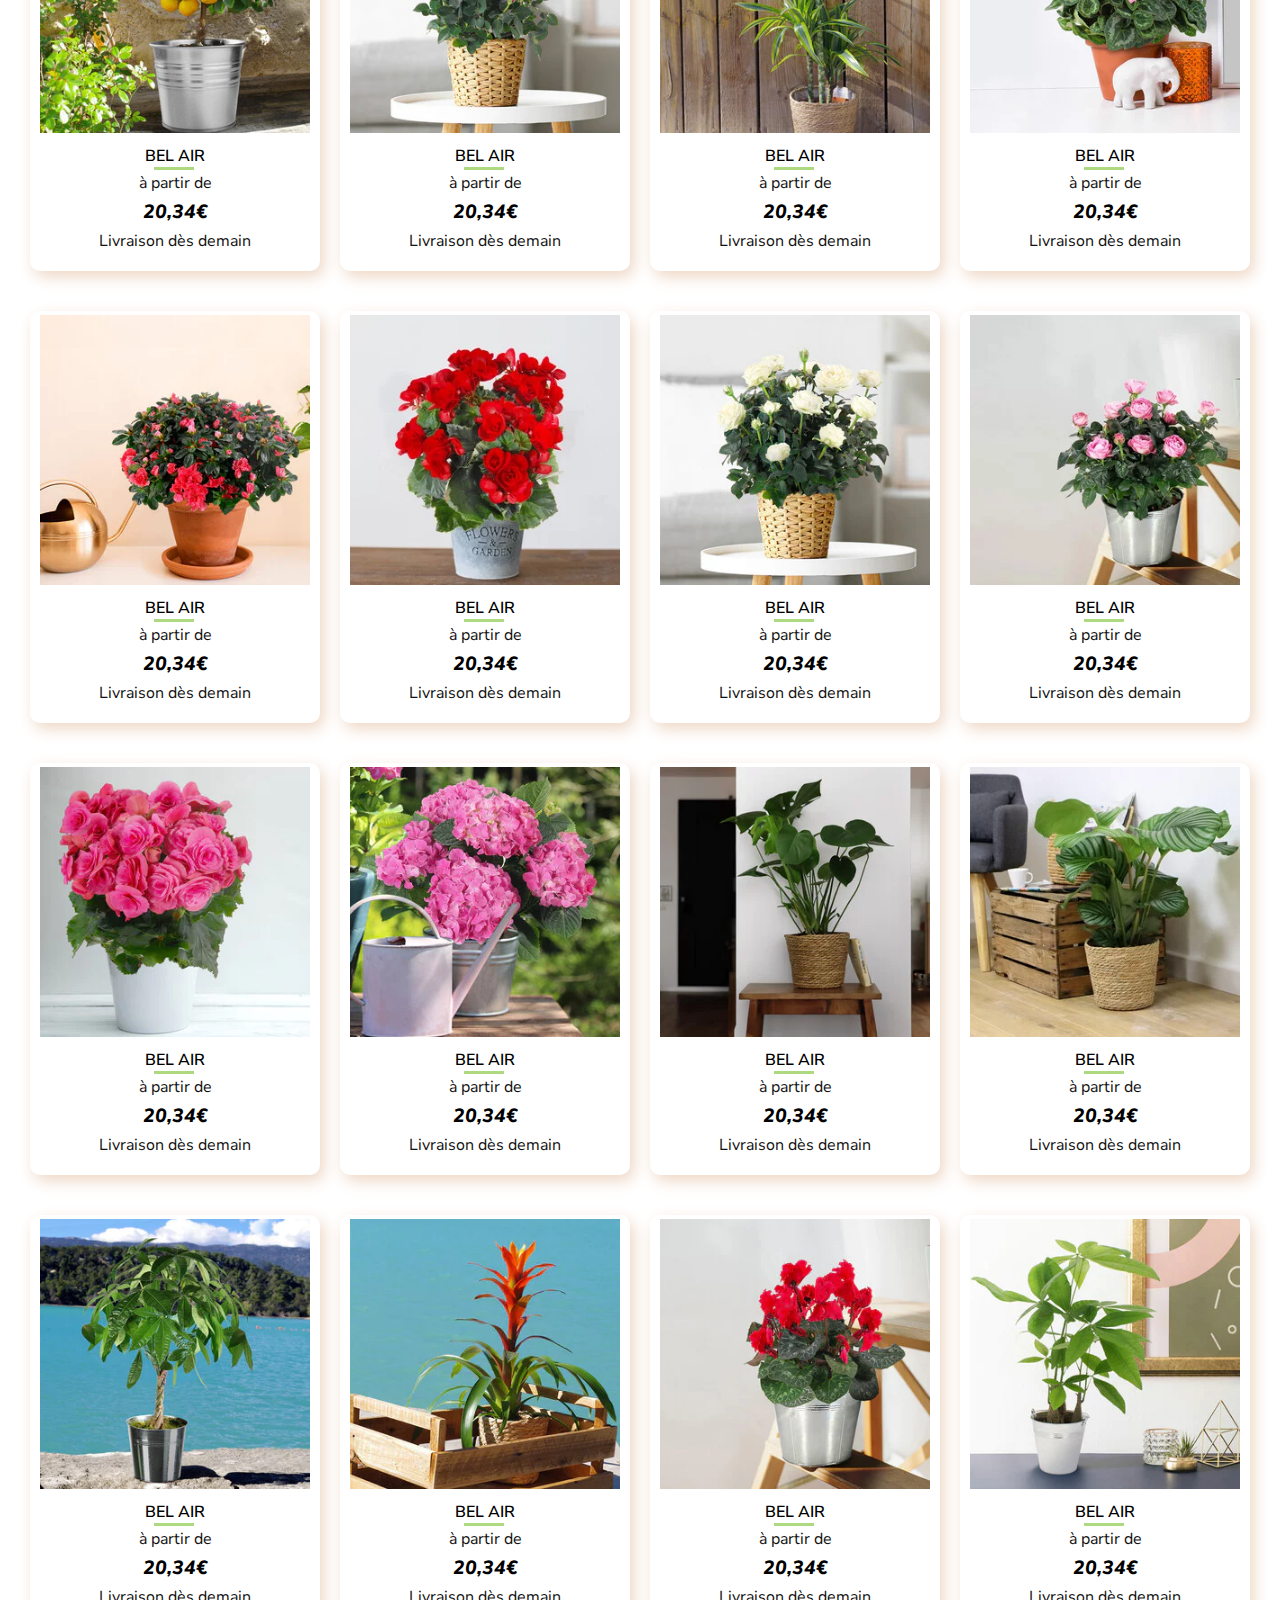
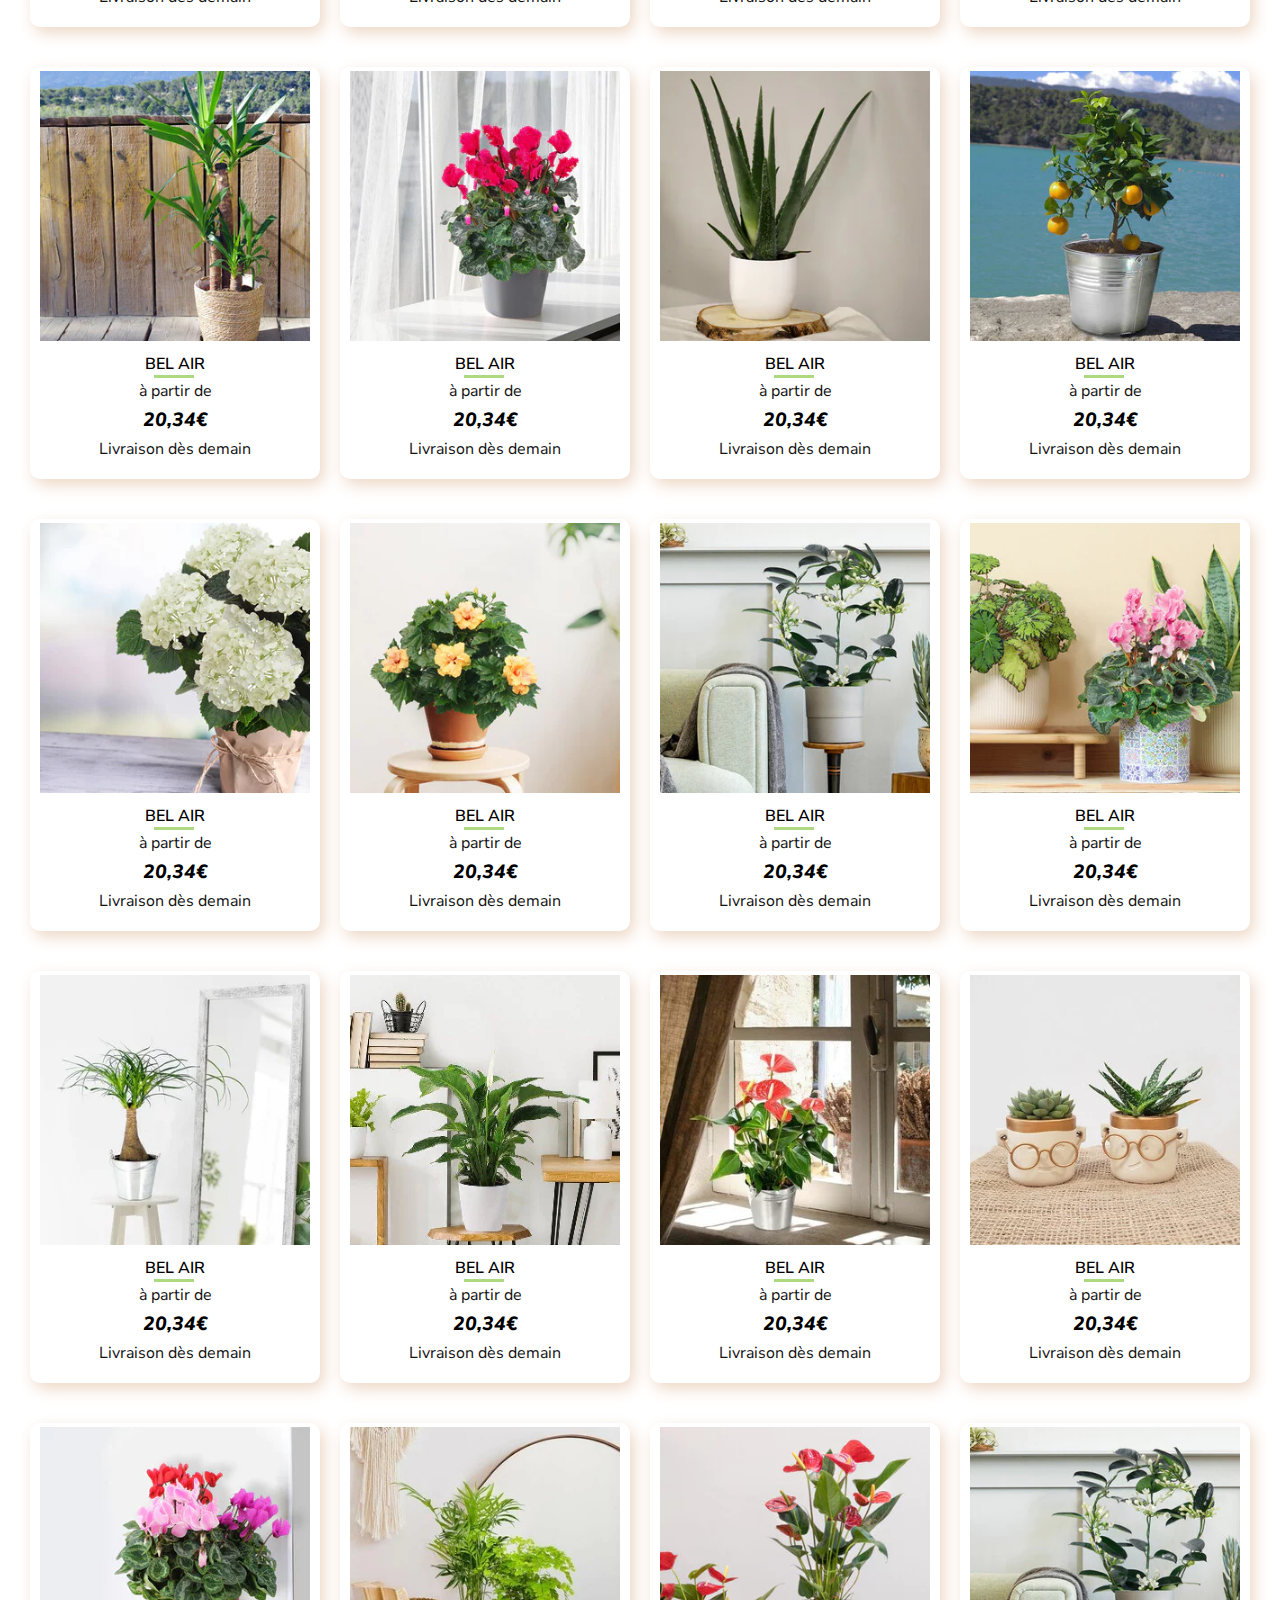
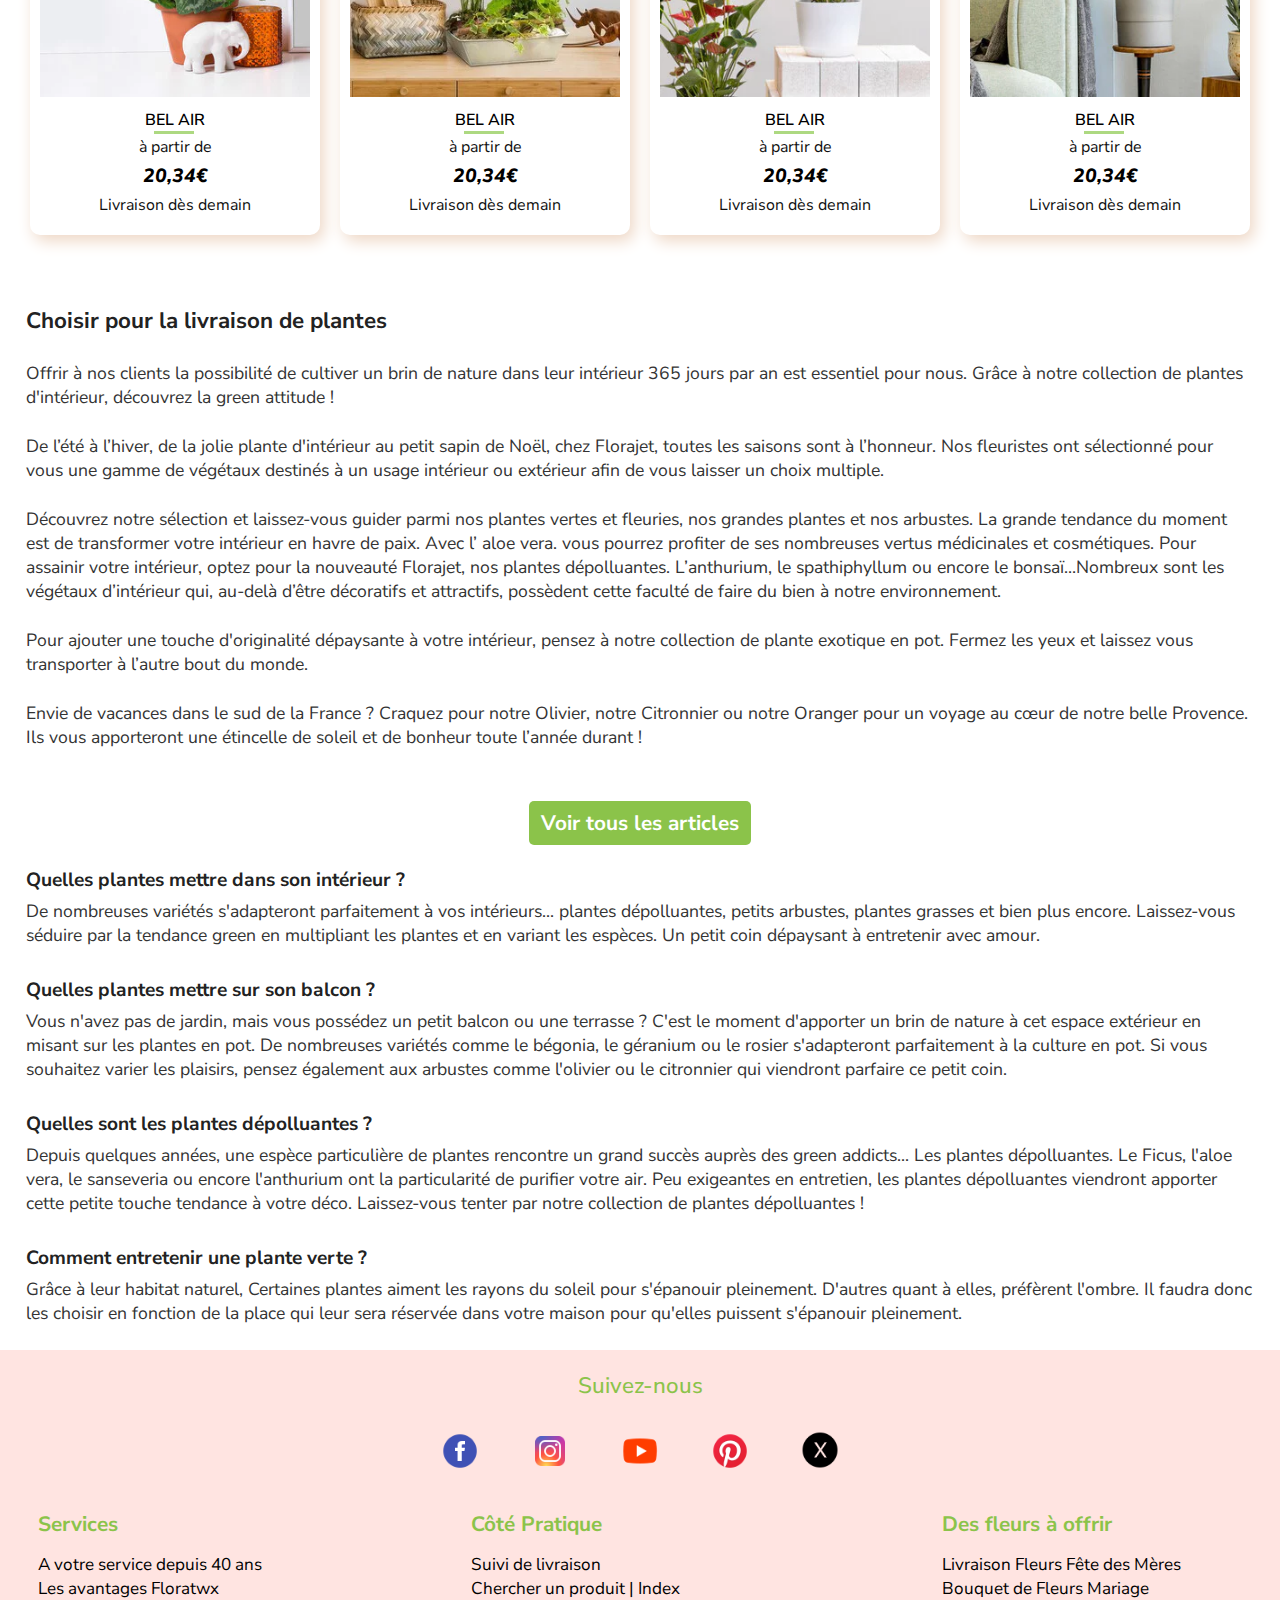
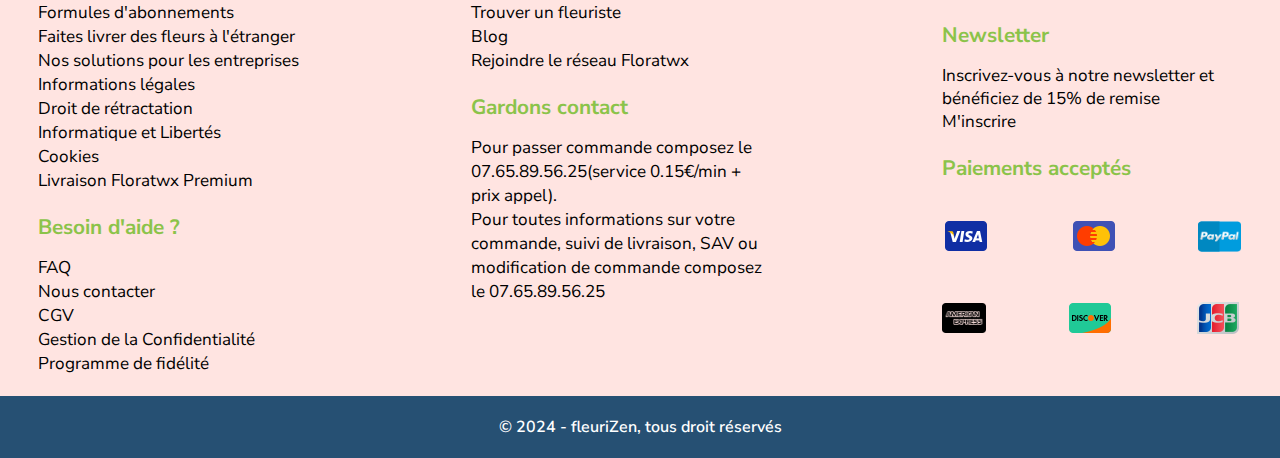
<file: public/view/plante.html>
<!DOCTYPE html>
<html lang="en">

<head>
   <meta charset="UTF-8">
   <meta name="viewport" content="width=device-width, initial-scale=1.0">
   <link rel="stylesheet" href="https://cdnjs.cloudflare.com/ajax/libs/font-awesome/4.7.0/css/font-awesome.min.css">
   <link rel="stylesheet" href="../css/plante.css">
   <title>Page plantes</title>
</head>

<body>
   <header class="header">
      <a href="../../index.html" class="logo"><span><i class="fa fa-pagelines icones-color-green" aria-hidden="true"></i>
            <span>fleuri</span>Zen</span>
      </a>
      <nav class="navbar">
         <ul class="ul-lists">
            <li class="list-link"><a class="list-link-a" href=""><span><i
                        class="fa fa-internet-explorer icones-color-green" aria-hidden="true"></i>
                  </span>International</a></li>

            <li class="list-link"><a class="list-link-a" href=""><span><i class="fa fa-eye icones-color-green"
                        aria-hidden="true"></i> </span>Suivi de commande</a></li>

            <li class="list-link"><a class="list-link-a" href=""><span><i class="fa fa-comment icones-color-green"
                        aria-hidden="true"></i> </span>Contactez-nous</a></li>

            <li class="list-link"><a class="list-link-a" href="./contact.html"><span><i
                        class="fa fa-sign-in icones-color-green" aria-hidden="true"></i> </span>Se connecter /
                  s'inscrire</a></li>
         </ul>
      </nav>
   </header>
   <main>
      <section class="section-container">
         <header class="header-container">
            <nav class="nav-container">
               <ul class="ul-container">
                  <li class="link-item"><a class="link-item-a" href="/index.html">Paqûes</a></li>
                  <li class="link-item"><a class="link-item-a" href="">Anniversaire</a></li>

                  <ul class="ul-items">
                     <li class="link-item link-active"><a class="link-item-a" href="">Occasion<i
                              class="fa fa-angle-down icones-down-layout" aria-hidden="true"></i></a></li>
                     <li class="link-hidden">
                        <ul class="link-hidden-items">
                           <li class="link-hidden-item"><a class="link-item-a" href="">Mariage</a></li>
                           <li class="link-hidden-item"><a class="link-item-a" href="">Naissance</a></li>
                           <li class="link-hidden-item"><a class="link-item-a" href="">Amour</a></li>
                        </ul>
                     </li>
                  </ul>

                  <ul class="ul-items">
                     <li class="link-item link-active"><a class="link-item-a" href="">Bouquets<i
                              class="fa fa-angle-down icones-down-layout" aria-hidden="true"></i></a></li>
                     <li class="link-hidden">
                        <ul class="link-hidden-items">
                           <li class="link-hidden-item"><a class="link-item-a" href="">Bouquet de fleurs</a></li>
                           <li class="link-hidden-item"><a class="link-item-a" href="">Composition florale</a></li>
                           <li class="link-hidden-item"><a class="link-item-a" href="">fleurs de saison</a></li>
                           <li class="link-hidden-item"><a class="link-item-a" href="">fleurs et chocolat</a></li>
                           <li class="link-hidden-item"><a class="link-item-a" href="">Rose éternel</a></li>
                           <li class="link-hidden-item"><a class="link-item-a" href="">Fleurs séchées</a></li>
                        </ul>
                     </li>
                  </ul>
                  <li class="link-item"><a class="link-item-a" href="../../index.html">Plantes</a></li>
                  <ul class="ul-items">
                     <li class="link-item link-active"><a class="link-item-a" href="">Cadeaux<i
                              class="fa fa-angle-down icones-down-layout" aria-hidden="true"></i></a></li>
                     <li class="link-hidden">
                        <ul class="link-hidden-items">
                           <li class="link-hidden-item"><a class="link-item-a" href="">Fleurs et chocolat</a></li>
                           <li class="link-hidden-item"><a class="link-item-a" href="">fleurs et gourmandises</a></li>
                           <li class="link-hidden-item"><a class="link-item-a" href="">Fleurs et beauté</a></li>
                           <li class="link-hidden-item"><a class="link-item-a" href="">Fleurs et décoration</a></li>
                        </ul>
                     </li>
                  </ul>

                  <ul class="ul-items">
                     <li>
                        <form action="" method="get">
                           <input type="text" placeholder="Search.." class="input-search" name="search">
                           <button class="btn-search" type="submit"><i class="fa fa-search"
                                 aria-hidden="true"></i></button>
                        </form>
                     </li>
                  </ul>
               </ul>
            </nav>
         </header>
      </section>

      <section class="section-container-hero-4">
         <article class="article-hero-4">
            <figure class="figure-hero-4">
               <h1 class="title-hero-4">Livraison de plantes</h1>
            </figure>
         </article>
      </section>
      <section class="section-container-products">
         <article class="contaiter-products">
            <a href="" class="product-links">
               <figure class="product-flowers">
                  <img src="../img/plante-1.webp" alt="fleurs">
                  <h2>BEL AIR</h2>
                  <p>à partir de</p>
                  <div class="product-price">
                     <i>20,34€</i>
                  </div>
                  <p>Livraison dès demain</p>
               </figure>
            </a>
         </article>

         <article class="contaiter-products">
            <a href="" class="product-links">
               <figure class="product-flowers">
                  <img src="../img/plante-2.webp" alt="fleurs">
                  <h2>BEL AIR</h2>
                  <p>à partir de</p>
                  <div class="product-price">
                     <i>20,34€</i>
                  </div>
                  <p>Livraison dès demain</p>
               </figure>
            </a>
         </article>

         <article class="contaiter-products">
            <a href="" class="product-links">
               <figure class="product-flowers">
                  <img src="../img/plante-3.webp" alt="fleurs">
                  <h2>BEL AIR</h2>
                  <p>à partir de</p>
                  <div class="product-price">
                     <i>20,34€</i>
                  </div>
                  <p>Livraison dès demain</p>
               </figure>
            </a>
         </article>

         <article class="contaiter-products">
            <a href="" class="product-links">
               <figure class="product-flowers">
                  <img src="../img/plante-4.webp" alt="fleurs">
                  <h2>BEL AIR</h2>
                  <p>à partir de</p>
                  <div class="product-price">
                     <i>20,34€</i>
                  </div>
                  <p>Livraison dès demain</p>
               </figure>
            </a>
         </article>

         <article class="contaiter-products">
            <a href="" class="product-links">
               <figure class="product-flowers">
                  <img src="../img/plante-5webp.webp" alt="fleurs">
                  <h2>BEL AIR</h2>
                  <p>à partir de</p>
                  <div class="product-price">
                     <i>20,34€</i>
                  </div>
                  <p>Livraison dès demain</p>
               </figure>
            </a>
         </article>

         <article class="contaiter-products">
            <a href="" class="product-links">
               <figure class="product-flowers">
                  <img src="../img/plante-6.webp" alt="fleurs">
                  <h2>BEL AIR</h2>
                  <p>à partir de</p>
                  <div class="product-price">
                     <i>20,34€</i>
                  </div>
                  <p>Livraison dès demain</p>
               </figure>
            </a>
         </article>

         <article class="contaiter-products">
            <a href="" class="product-links">
               <figure class="product-flowers">
                  <img src="../img/plante-7.webp" alt="fleurs">
                  <h2>BEL AIR</h2>
                  <p>à partir de</p>
                  <div class="product-price">
                     <i>20,34€</i>
                  </div>
                  <p>Livraison dès demain</p>
               </figure>
            </a>
         </article>

         <article class="contaiter-products">
            <a href="" class="product-links">
               <figure class="product-flowers">
                  <img src="../img/plante-8.webp" alt="fleurs">
                  <h2>BEL AIR</h2>
                  <p>à partir de</p>
                  <div class="product-price">
                     <i>20,34€</i>
                  </div>
                  <p>Livraison dès demain</p>
               </figure>
            </a>
         </article>

         <article class="contaiter-products">
            <a href="" class="product-links">
               <figure class="product-flowers">
                  <img src="../img/plante-9.webp" alt="fleurs">
                  <h2>BEL AIR</h2>
                  <p>à partir de</p>
                  <div class="product-price">
                     <i>20,34€</i>
                  </div>
                  <p>Livraison dès demain</p>
               </figure>
            </a>
         </article>

         <article class="contaiter-products">
            <a href="" class="product-links">
               <figure class="product-flowers">
                  <img src="../img/plante-10.webp" alt="fleurs">
                  <h2>BEL AIR</h2>
                  <p>à partir de</p>
                  <div class="product-price">
                     <i>20,34€</i>
                  </div>
                  <p>Livraison dès demain</p>
               </figure>
            </a>
         </article>

         <article class="contaiter-products">
            <a href="" class="product-links">
               <figure class="product-flowers">
                  <img src="../img/plante-11.webp" alt="fleurs">
                  <h2>BEL AIR</h2>
                  <p>à partir de</p>
                  <div class="product-price">
                     <i>20,34€</i>
                  </div>
                  <p>Livraison dès demain</p>
               </figure>
            </a>
         </article>

         <article class="contaiter-products">
            <a href="" class="product-links">
               <figure class="product-flowers">
                  <img src="../img/plante-12.webp" alt="fleurs">
                  <h2>BEL AIR</h2>
                  <p>à partir de</p>
                  <div class="product-price">
                     <i>20,34€</i>
                  </div>
                  <p>Livraison dès demain</p>
               </figure>
            </a>
         </article>

         <article class="contaiter-products">
            <a href="" class="product-links">
               <figure class="product-flowers">
                  <img src="../img/plante-13.webp" alt="fleurs">
                  <h2>BEL AIR</h2>
                  <p>à partir de</p>
                  <div class="product-price">
                     <i>20,34€</i>
                  </div>
                  <p>Livraison dès demain</p>
               </figure>
            </a>
         </article>

         <article class="contaiter-products">
            <a href="" class="product-links">
               <figure class="product-flowers">
                  <img src="../img/plante-14.webp" alt="fleurs">
                  <h2>BEL AIR</h2>
                  <p>à partir de</p>
                  <div class="product-price">
                     <i>20,34€</i>
                  </div>
                  <p>Livraison dès demain</p>
               </figure>
            </a>
         </article>

         <article class="contaiter-products">
            <a href="" class="product-links">
               <figure class="product-flowers">
                  <img src="../img/plante-15.webp" alt="fleurs">
                  <h2>BEL AIR</h2>
                  <p>à partir de</p>
                  <div class="product-price">
                     <i>20,34€</i>
                  </div>
                  <p>Livraison dès demain</p>
               </figure>
            </a>
         </article>

         <article class="contaiter-products">
            <a href="" class="product-links">
               <figure class="product-flowers">
                  <img src="../img/plante-16.webp" alt="fleurs">
                  <h2>BEL AIR</h2>
                  <p>à partir de</p>
                  <div class="product-price">
                     <i>20,34€</i>
                  </div>
                  <p>Livraison dès demain</p>
               </figure>
            </a>
         </article>

         <article class="contaiter-products">
            <a href="" class="product-links">
               <figure class="product-flowers">
                  <img src="../img/plante-17.webp" alt="fleurs">
                  <h2>BEL AIR</h2>
                  <p>à partir de</p>
                  <div class="product-price">
                     <i>20,34€</i>
                  </div>
                  <p>Livraison dès demain</p>
               </figure>
            </a>
         </article>

         <article class="contaiter-products">
            <a href="" class="product-links">
               <figure class="product-flowers">
                  <img src="../img/plante-18.webp" alt="fleurs">
                  <h2>BEL AIR</h2>
                  <p>à partir de</p>
                  <div class="product-price">
                     <i>20,34€</i>
                  </div>
                  <p>Livraison dès demain</p>
               </figure>
            </a>
         </article>

         <article class="contaiter-products">
            <a href="" class="product-links">
               <figure class="product-flowers">
                  <img src="../img/plante-19.webp" alt="fleurs">
                  <h2>BEL AIR</h2>
                  <p>à partir de</p>
                  <div class="product-price">
                     <i>20,34€</i>
                  </div>
                  <p>Livraison dès demain</p>
               </figure>
            </a>
         </article>

         <article class="contaiter-products">
            <a href="" class="product-links">
               <figure class="product-flowers">
                  <img src="../img/plante-20.webp" alt="fleurs">
                  <h2>BEL AIR</h2>
                  <p>à partir de</p>
                  <div class="product-price">
                     <i>20,34€</i>
                  </div>
                  <p>Livraison dès demain</p>
               </figure>
            </a>
         </article>

         <article class="contaiter-products">
            <a href="" class="product-links">
               <figure class="product-flowers">
                  <img src="../img/plante-21.webp" alt="fleurs">
                  <h2>BEL AIR</h2>
                  <p>à partir de</p>
                  <div class="product-price">
                     <i>20,34€</i>
                  </div>
                  <p>Livraison dès demain</p>
               </figure>
            </a>
         </article>

         <article class="contaiter-products">
            <a href="" class="product-links">
               <figure class="product-flowers">
                  <img src="../img/plante-22.webp" alt="fleurs">
                  <h2>BEL AIR</h2>
                  <p>à partir de</p>
                  <div class="product-price">
                     <i>20,34€</i>
                  </div>
                  <p>Livraison dès demain</p>
               </figure>
            </a>
         </article>

         <article class="contaiter-products">
            <a href="" class="product-links">
               <figure class="product-flowers">
                  <img src="../img/plante-23.webp" alt="fleurs">
                  <h2>BEL AIR</h2>
                  <p>à partir de</p>
                  <div class="product-price">
                     <i>20,34€</i>
                  </div>
                  <p>Livraison dès demain</p>
               </figure>
            </a>
         </article>

         <article class="contaiter-products">
            <a href="" class="product-links">
               <figure class="product-flowers">
                  <img src="../img/plante-24.webp" alt="fleurs">
                  <h2>BEL AIR</h2>
                  <p>à partir de</p>
                  <div class="product-price">
                     <i>20,34€</i>
                  </div>
                  <p>Livraison dès demain</p>
               </figure>
            </a>
         </article>

         <article class="contaiter-products">
            <a href="" class="product-links">
               <figure class="product-flowers">
                  <img src="../img/plante-25.webp" alt="fleurs">
                  <h2>BEL AIR</h2>
                  <p>à partir de</p>
                  <div class="product-price">
                     <i>20,34€</i>
                  </div>
                  <p>Livraison dès demain</p>
               </figure>
            </a>
         </article>

         <article class="contaiter-products">
            <a href="" class="product-links">
               <figure class="product-flowers">
                  <img src="../img/plante-26.webp" alt="fleurs">
                  <h2>BEL AIR</h2>
                  <p>à partir de</p>
                  <div class="product-price">
                     <i>20,34€</i>
                  </div>
                  <p>Livraison dès demain</p>
               </figure>
            </a>
         </article>

         <article class="contaiter-products">
            <a href="" class="product-links">
               <figure class="product-flowers">
                  <img src="../img/plante-27.webp" alt="fleurs">
                  <h2>BEL AIR</h2>
                  <p>à partir de</p>
                  <div class="product-price">
                     <i>20,34€</i>
                  </div>
                  <p>Livraison dès demain</p>
               </figure>
            </a>
         </article>

         <article class="contaiter-products">
            <a href="" class="product-links">
               <figure class="product-flowers">
                  <img src="../img/plante-28.webp" alt="fleurs">
                  <h2>BEL AIR</h2>
                  <p>à partir de</p>
                  <div class="product-price">
                     <i>20,34€</i>
                  </div>
                  <p>Livraison dès demain</p>
               </figure>
            </a>
         </article>

         <article class="contaiter-products">
            <a href="" class="product-links">
               <figure class="product-flowers">
                  <img src="../img/plante-29.webp" alt="fleurs">
                  <h2>BEL AIR</h2>
                  <p>à partir de</p>
                  <div class="product-price">
                     <i>20,34€</i>
                  </div>
                  <p>Livraison dès demain</p>
               </figure>
            </a>
         </article>

         <article class="contaiter-products">
            <a href="" class="product-links">
               <figure class="product-flowers">
                  <img src="../img/plante-30.webp" alt="fleurs">
                  <h2>BEL AIR</h2>
                  <p>à partir de</p>
                  <div class="product-price">
                     <i>20,34€</i>
                  </div>
                  <p>Livraison dès demain</p>
               </figure>
            </a>
         </article>

         <article class="contaiter-products">
            <a href="" class="product-links">
               <figure class="product-flowers">
                  <img src="../img/plante-31.webp" alt="fleurs">
                  <h2>BEL AIR</h2>
                  <p>à partir de</p>
                  <div class="product-price">
                     <i>20,34€</i>
                  </div>
                  <p>Livraison dès demain</p>
               </figure>
            </a>
         </article>

         <article class="contaiter-products">
            <a href="" class="product-links">
               <figure class="product-flowers">
                  <img src="../img/plante-32.webp" alt="fleurs">
                  <h2>BEL AIR</h2>
                  <p>à partir de</p>
                  <div class="product-price">
                     <i>20,34€</i>
                  </div>
                  <p>Livraison dès demain</p>
               </figure>
            </a>
         </article>

         <article class="contaiter-products">
            <a href="" class="product-links">
               <figure class="product-flowers">
                  <img src="../img/plante-33.webp" alt="fleurs">
                  <h2>BEL AIR</h2>
                  <p>à partir de</p>
                  <div class="product-price">
                     <i>20,34€</i>
                  </div>
                  <p>Livraison dès demain</p>
               </figure>
            </a>
         </article>

         <article class="contaiter-products">
            <a href="" class="product-links">
               <figure class="product-flowers">
                  <img src="../img/plante-34.webp" alt="fleurs">
                  <h2>BEL AIR</h2>
                  <p>à partir de</p>
                  <div class="product-price">
                     <i>20,34€</i>
                  </div>
                  <p>Livraison dès demain</p>
               </figure>
            </a>
         </article>

         <article class="contaiter-products">
            <a href="" class="product-links">
               <figure class="product-flowers">
                  <img src="../img/plante-35.webp" alt="fleurs">
                  <h2>BEL AIR</h2>
                  <p>à partir de</p>
                  <div class="product-price">
                     <i>20,34€</i>
                  </div>
                  <p>Livraison dès demain</p>
               </figure>
            </a>
         </article>

         <article class="contaiter-products">
            <a href="" class="product-links">
               <figure class="product-flowers">
                  <img src="../img/plante-36.webp" alt="fleurs">
                  <h2>BEL AIR</h2>
                  <p>à partir de</p>
                  <div class="product-price">
                     <i>20,34€</i>
                  </div>
                  <p>Livraison dès demain</p>
               </figure>
            </a>
         </article>

         <article class="contaiter-products">
            <a href="" class="product-links">
               <figure class="product-flowers">
                  <img src="../img/plante-37.webp" alt="fleurs">
                  <h2>BEL AIR</h2>
                  <p>à partir de</p>
                  <div class="product-price">
                     <i>20,34€</i>
                  </div>
                  <p>Livraison dès demain</p>
               </figure>
            </a>
         </article>

         <article class="contaiter-products">
            <a href="" class="product-links">
               <figure class="product-flowers">
                  <img src="../img/plante-38.webp" alt="fleurs">
                  <h2>BEL AIR</h2>
                  <p>à partir de</p>
                  <div class="product-price">
                     <i>20,34€</i>
                  </div>
                  <p>Livraison dès demain</p>
               </figure>
            </a>
         </article>

         <article class="contaiter-products">
            <a href="" class="product-links">
               <figure class="product-flowers">
                  <img src="../img/plante-39.webp" alt="fleurs">
                  <h2>BEL AIR</h2>
                  <p>à partir de</p>
                  <div class="product-price">
                     <i>20,34€</i>
                  </div>
                  <p>Livraison dès demain</p>
               </figure>
            </a>
         </article>

         <article class="contaiter-products">
            <a href="" class="product-links">
               <figure class="product-flowers">
                  <img src="../img/plante-40.webp" alt="fleurs">
                  <h2>BEL AIR</h2>
                  <p>à partir de</p>
                  <div class="product-price">
                     <i>20,34€</i>
                  </div>
                  <p>Livraison dès demain</p>
               </figure>
            </a>
         </article>
      </section>

      <section class="section-container-livraison">
         <h2 class="title-livraison">Choisir pour la livraison de plantes</h2>
         <article class="article-livraison-txt">
            <p class="paragraph-txt">
               Offrir à nos clients la possibilité de cultiver un brin de nature dans leur intérieur 365 jours par an
               est essentiel pour nous. Grâce à notre collection de plantes d'intérieur, découvrez la green attitude !
            </p>

            <p class="paragraph-txt">
               De l’été à l’hiver, de la jolie plante d'intérieur au petit sapin de Noël, chez Florajet, toutes les
               saisons sont à l’honneur. Nos fleuristes ont sélectionné pour vous une gamme de végétaux destinés à un
               usage intérieur ou extérieur afin de vous laisser un choix multiple.
            </p>
            <p class="paragraph-txt">
               Découvrez notre sélection et laissez-vous guider parmi nos plantes vertes et fleuries, nos grandes
               plantes et nos arbustes. La grande tendance du moment est de transformer votre intérieur en havre de
               paix. Avec l’ aloe vera. vous pourrez profiter de ses nombreuses vertus médicinales et cosmétiques. Pour
               assainir votre intérieur, optez pour la nouveauté Florajet, nos plantes dépolluantes. L’anthurium, le
               spathiphyllum ou encore le bonsaï…Nombreux sont les végétaux d’intérieur qui, au-delà d’être décoratifs
               et attractifs, possèdent cette faculté de faire du bien à notre environnement.</p>

            <p class="paragraph-txt">
               Pour ajouter une touche d'originalité dépaysante à votre intérieur, pensez à notre collection de plante
               exotique en pot. Fermez les yeux et laissez vous transporter à l’autre bout du monde.
            </p>

            <p class="paragraph-txt">
               Envie de vacances dans le sud de la France ? Craquez pour notre Olivier, notre Citronnier ou notre
               Oranger pour un voyage au cœur de notre belle Provence. Ils vous apporteront une étincelle de soleil et
               de bonheur toute l’année durant !
            </p>
         </article>
      </section>
      <section class="section-produit-soins">
         <div class="link-soins">
            <a href="" class="link-soin">Voir tous les articles</a>
         </div>
         <article class="article-soin">
            <h3 class="title-soins">Quelles plantes mettre dans son intérieur ?</h3>
            <p class="paragraph-soins">
               De nombreuses variétés s'adapteront parfaitement à vos intérieurs... plantes dépolluantes, petits
               arbustes, plantes grasses et bien plus encore. Laissez-vous séduire par la tendance green en multipliant
               les plantes et en variant les espèces. Un petit coin dépaysant à entretenir avec amour.
            </p>

            <h3 class="title-soins">Quelles plantes mettre sur son balcon ?</h3>
            <p class="paragraph-soins">
               Vous n'avez pas de jardin, mais vous possédez un petit balcon ou une terrasse ? C'est le moment
               d'apporter un brin de nature à cet espace extérieur en misant sur les plantes en pot. De nombreuses
               variétés comme le bégonia, le géranium ou le rosier s'adapteront parfaitement à la culture en pot. Si
               vous souhaitez varier les plaisirs, pensez également aux arbustes comme l'olivier ou le citronnier qui
               viendront parfaire ce petit coin.
            </p>

            <h3 class="title-soins">Quelles sont les plantes dépolluantes ?</h3>
            <p class="paragraph-soins">
               Depuis quelques années, une espèce particulière de plantes rencontre un grand succès auprès des green
               addicts... Les plantes dépolluantes. Le Ficus, l'aloe vera, le sanseveria ou encore l'anthurium ont la
               particularité de purifier votre air. Peu exigeantes en entretien, les plantes dépolluantes viendront
               apporter cette petite touche tendance à votre déco. Laissez-vous tenter par notre collection de plantes
               dépolluantes !
            </p>

            <h3 class="title-soins">Comment entretenir une plante verte ?</h3>
            <p class="paragraph-soins">
               Grâce à leur habitat naturel, Certaines plantes aiment les rayons du soleil pour s'épanouir pleinement.
               D'autres quant à elles, préfèrent l'ombre. Il faudra donc les choisir en fonction de la place qui leur
               sera réservée dans votre maison pour qu'elles puissent s'épanouir pleinement.
            </p>
         </article>
      </section>
   </main>

   <section class="section-footer-reseaux">
      <h2 class="title-reseaux">Suivez-nous</h2>
      <footer class="footer-reseaux">
         <ul class="ul-reseaux-sociaux">
            <li class="list-reseaux"><a class="list-reseaux-a" href=""><img src="../img/icone-facebook.png" alt=""></a></li>
            <li class="list-reseaux"><a class="list-reseaux-a" href=""><img src="../img/icone-instagram.png" alt=""></a></li>
            <li class="list-reseaux"><a class="list-reseaux-a" href="https://www.youtube.com/"><img src="../img/icone-youtube.png" alt=""></a></li>
            <li class="list-reseaux"><a class="list-reseaux-a" href=""><img src="../img/icone-pinterest.png" alt=""></a></li>
            <li class="list-reseaux"><a class="list-reseaux-a" href=""><img src="../img/icon-xbox-x.png" alt="" width="38px" height="38px"></a></li>
        </ul>
      </footer>
      <footer class="footer-services">
         <section class="section-conatiner-services">
            <article class="article-services">
               <div class="container-services">
                  <h3 class="title-services">Services</h3>
                  <ul class="lists-items">
                     <li class="list-item"><a class="list-item-link" href="">A votre service depuis 40 ans</a></li>
                     <li class="list-item"><a class="list-item-link" href="">Les avantages Floratwx</a></li>
                     <li class="list-item"><a class="list-item-link" href="">Formules d'abonnements</a></li>
                     <li class="list-item"><a class="list-item-link" href="">Faites livrer des fleurs à l'étranger</a>
                     </li>
                     <li class="list-item"><a class="list-item-link" href="">Nos solutions pour les entreprises</a></li>
                     <li class="list-item"><a class="list-item-link" class="list-item-link" href="">Informations
                           légales</a></li>
                     <li class="list-item"><a class="list-item-link" class="list-item-link" href="">Droit de
                           rétractation</a></li>
                     <li class="list-item"><a class="list-item-link" class="list-item-link" href="">Informatique et
                           Libertés</a></li>
                     <li class="list-item"><a class="list-item-link" href="">Cookies</a></li>
                     <li class="list-item"><a class="list-item-link" href="">Livraison Floratwx Premium</a></li>
                  </ul>
               </div>

               <div class="container-services">
                  <h3 class="title-services">Besoin d'aide ?</h3>
                  <ul class="lists-items">
                     <li class="list-item"><a class="list-item-link" href="">FAQ</a></li>
                     <li class="list-item"><a class="list-item-link" href="">Nous contacter</a></li>
                     <li class="list-item"><a class="list-item-link" href="">CGV</a></li>
                     <li class="list-item"><a class="list-item-link" href="">Gestion de la Confidentialité</a></li>
                     <li class="list-item"><a class="list-item-link" href="">Programme de fidélité</a></li>
                  </ul>
               </div>
            </article>

            <article class="article-services">
               <div class="container-services">
                  <h3 class="title-services">Côté Pratique</h3>
                  <ul class="lists-items">
                     <li class="list-item"><a class="list-item-link" href="">Suivi de livraison</a></li>
                     <li class="list-item"><a class="list-item-link" href="">Chercher un produit | Index</a></li>
                     <li class="list-item"><a class="list-item-link" href="">Trouver un fleuriste</a></li>
                     <li class="list-item"><a class="list-item-link" href="">Blog</a></li>
                     <li class="list-item"><a class="list-item-link" href="">Rejoindre le réseau Floratwx</a></li>
                  </ul>
               </div>

               <div class="container-services">
                  <h3 class="title-services">Gardons contact</h3>
                  <ul class="lists-items">
                     <li class="list-item"><a class="list-item-link" href="">Pour passer commande composez le
                           07.65.89.56.25(service 0.15€/min + prix appel).</a></li>

                     <li class="list-item"><a class="list-item-link" href="">Pour toutes informations sur votre
                           commande, suivi de livraison, SAV ou modification de commande composez le 07.65.89.56.25</a>
                     </li>
                  </ul>
               </div>
            </article>

            <article class="article-services">
               <div class="container-services">
                  <h3 class="title-services">Des fleurs à offrir</h3>
                  <ul class="lists-items">
                     <li class="list-item"><a class="list-item-link" href="">Livraison Fleurs Fête des Mères</a></li>
                     <li class="list-item"><a class="list-item-link" href="">Bouquet de Fleurs Mariage</a></li>
                  </ul>
               </div>

               <div class="container-services">
                  <h3 class="title-services">Newsletter</h3>
                  <ul class="lists-items">
                     <p class="paragraph-list">
                        Inscrivez-vous à notre newsletter et bénéficiez de 15% de remise
                     <p>
                        <li class="list-item"><a class="list-item-link" href="">M'inscrire</a></li>
                  </ul>
               </div>

               <div class="container-services">
                  <h3 class="title-services">Paiements acceptés</h3>
                  <ul class="lists-items-row">
                     <li class="list-item"><a class="list-item-link" href=""><img src="../img/icone-carte-visa-48.png" alt=""></a></li>
                     <li class="list-item"><a class="list-item-link" href=""><img src="../img/icone-mastercard-48.png" alt=""></a></li>
                     <li class="list-item"><a class="list-item-link" href=""><img src="../img/icone-paypal-48.png" alt="" width="43px" height="39px"></a></li>
                  </ul>
               </div>

               <div>
                  <ul class="lists-items-row">
                     <li class="list-item"><a class="list-item-link" href=""><img src="../img/icone-amex-48.png" alt="" width="45px" height="40px"></a></li>
                     <li class="list-item"><a class="list-item-link" href=""><img src="../img/icone-discord-48.png" alt=""></a></li>
                     <li class="list-item"><a class="list-item-link" href=""><img src="../img/icone-jcb-48.png" alt=""></a></li>
                  </ul>
               </div>
            </article>
         </section>
      </footer>
   </section>

   <footer class="footer-copyright">
      <p class="text-copyright">&copy; 2024 - fleuriZen, tous droit réservés</p>
   </footer>
</body>

</html>
</file>
<file: public/css/style.css>
@import url('https://fonts.googleapis.com/css2?family=Merriweather:ital,wght@0,300;0,400;0,700;0,900;1,300;1,400;1,700;1,900&family=Nunito+Sans:ital,opsz,wght@0,6..12,200..1000;1,6..12,200..1000&display=swap');

:root {
   /* Font Sizes */
   --font-size-h1: 2.5rem;
   --font-size-h2: 2rem;
   --font-size-h3: 1.75rem;
   --font-size-link: 1rem;
   --color-link: #2E8B57;
   --font-size-button: 1.125rem;
   --color-button-bg: #4CAF50;
   --color-button-text: #FFFFFF;
   --padding-button: 0.5rem 1rem;
   --margin-link: 0.5rem 0;     
   --font-size-p: 1rem;
   --color-p: #333333;
}

* {
   margin: 0;
   padding: 0;
   box-sizing: border-box;
   max-width: 100%;
}

body {
   /* background-color: whitesmoke; */
   /* background:#90EE90;  */
}

.header {
   display: flex;
   justify-content: space-between;
   align-items: center;
   padding: 20px 3%;
}

.header .logo {
   font-size: 2rem;
   color: #000;
   font-family: "Merriweather", serif;
   list-style: none;
   text-decoration: none;
   font-weight: 700;
}

a :is(span, .icones-color-green) {
   color: #8bc34a;
   font-size: 1.3rem;
   font-weight: 900;
}

.navbar .ul-lists {
   display: flex;
   align-items: center;
   gap: 80px;
   list-style: none;
}

.list-link .list-link-a {
   text-decoration: none;
   font-size: var(--font-size-link);
   font-family: "Nunito Sans", sans-serif;
   color: #111;
}

/* header container */
.section-container {
   width: 100vw;
}

.icones-down-layout {
   position: relative;
   left: 6px;
   top: 2px;
}


.link-item {
   color: #fff;
   font-size: 2rem;
   position: relative;
}

.link-hidden {
   display: none;
   flex-direction: column;
   align-items: center;
   position: absolute;
   top: 140px;
}

.link-active:hover+.link-hidden {
   display: block;
   position: absolute;
   top: 140px;
}

.link-hidden-items {
   background: #fff;
   list-style: none;
   padding: 4px 6px 6px 6px;
   border-radius: 4px;
}

.link-hidden-item {
   text-decoration: none;
   line-height: 24px;
}

.link-item-a {
   text-decoration: none;
   color: #222;
   font-size: 1.1rem;
   font-family: "Nunito Sans", sans-serif;
}


.header-container {
   background: #cad2c5;
}

.nav-container {
   padding: 25px 3%;
}

.nav-container .ul-container {
   display: flex;
   justify-content: space-between;
   align-items: center;
   list-style: none;
}

.ul-container .ul-items {
   list-style: none;
}

.link-item .link-item-a {
   text-decoration: none;
   font-size: 1.1rem;
   font-family: "Nunito Sans", sans-serif;
   color: #fff;
}

.ul-container .ul-items {
   display: flex;
}

.ul-container .input-search {
   width: 12vw;
   background: #cad2c5;
   padding: 8px 12px;
   border-radius: 4px;
   font-size: 15px;
   outline: none;
   border: none;
}

.input-search:focus {
   outline: none;
   border-color: #007bff;
}

.ul-items button {
   background-color: #007bff;
   border: none;
   color: white;
   padding: 8px 12px;
   border-radius: 4px;
   cursor: pointer;
}

.ul-items button:hover {
   background-color: #0056b3;
}

.ul-items button:focus {
   outline: none;
}

/* deuxième header est fini */

/* hero de container */
.hero-container {
   padding: 20px 1.6%;
   min-height: 400px;
}

.hero-img {
   height: 100%;
   width: 100%;
   background-image: url(../img/row-img.jpg);
   background-size: cover;
   background-position: center;
   object-fit: contain;
   border-radius: 5px;
   display: flex;
   justify-content: center;
   align-items: center;
   border-radius: 5px;
}

.hero-img .hero-link-a {
   text-decoration: none;
   color: #fff;
   font-size: 2.9rem;
   font-family: "Nunito Sans", sans-serif;
   font-weight: 900;
   margin: 30px;
   padding: 20px;
   line-height: 80px;
}

.hero-img .hero-link-span {
   background: #ffb703;
   padding: 3px 8px;
   color: #fff;
   font-style: italic;
   font-size: 2rem;
   font-family: "Nunito Sans", sans-serif;
   border-radius: 5px;
}

/* hero de container est fini */
.section-container-products {
   display: flex;
   justify-content: center;
   align-items: center;
   flex-wrap: wrap;
   margin-top: 20px;
   padding: 10px 1.6%;
   gap: 20px;
}

.container-products {
   width: 100%;
   height: 412px;
   margin-bottom: 20px;
}

.product-links {
   text-decoration: none;
   color: #000;
   position: relative;
}

.product-flowers {
   width: 290px;
   height: 412px;
   margin-bottom: 20px;
   box-shadow: 4px 6px 16px #eed7c5;
   padding: 4px;
   border-radius: 10px;
}

.product-flowers>img {
   width: 100%;
   height: 270px;
   object-fit: cover;
   object-position: center;
   border-radius: 5px;
}

.product-flowers h2 {
   text-align: center;
   margin-top: 8px;
   font-size: 1rem;
   color: #000;
   font-family: "Nunito Sans", sans-serif;
   font-weight: 600;
   position: relative;
}

.product-flowers h2::before {
   content: "";
   position: absolute;
   background-color: #ADD981;
   width: 40px;
   height: 3px;
   left: 120px;
   top: 22px;
   bottom: 0px;
}

.product-price {
   text-align: center;
   margin-top: 5px;
   color: #000;
   font-family: "Nunito Sans", sans-serif;
   font-size: 1.2rem;
   font-weight: 800;
}

.product-flowers p {
   text-align: center;
   margin-top: 5px;
   font-size: 1rem;
   /* color: #111; */
   font-size: var(--font-size-p);
   font-family: "Nunito Sans", sans-serif;
}

/* section de la carte de francr */

.section-map-delivery {
   margin-top: 30px;
   padding: 10px 1.6%;
}

.title-delivery {
   text-align: center;
   padding-top: 25px;
   font-size: 2.3rem;
   font-family: "Nunito Sans", sans-serif;
   color: #fcd5ce;
}

/* section-map-abouts */

.section-map-abouts {
   display: flex;
   justify-content: space-between;
   margin-top: 40px;
   padding: 0px 1%;
}

.title-map-metropolitan {
   margin-top: 20px;
   margin-top: 20px;
   font-size: 1rem;
   color: #000;
   font-family: "Nunito Sans", sans-serif;
}

.map-txt-about-fr {
   margin-top: 20px;
   font-size: 1rem;
   color: #000;
   font-family: "Nunito Sans", sans-serif;
}

.map-txt-about-in {
   margin-top: 20px;
   margin-top: 20px;
   font-size: 1rem;
   color: #000;
   font-family: "Nunito Sans", sans-serif;
}

.title-map-metropolitan {
   color: #000;
   font-size: 1rem;
}

.map-txt-about-fr {
   color: #000;
   font-size: 1rem;
}

.map-txt-about-in {
   color: #000;
   font-size: 1rem;
}

.section-map-abouts {
   display: flex;
   justify-content: space-between;
}

.section-map-city {
   max-width: 550px;
   margin-top: 30px;
}

.map-img {
   display: flex;
   justify-content: space-between;
   align-items: center;
   margin-top: 40px;
   position: relative;
}

.map-img img {
   width: 250px;
}

.send-french {
   position: absolute;
   top: 280px;
   left: 170px;
}

.send-french-a {
   text-decoration: none;
   color: #fff;
   font-size: 1.1rem;
   font-family: "Nunito Sans", sans-serif;
   font-weight: 700;
   background: #8bc34a;
   padding: 8px 8px;
   border-radius: 5px;

}

.map-img .send-international {
   position: absolute;
   top: 280px;
   left: 170px;
}

.send-international-a {
   background: #8bc34a;
   text-decoration: none;
   font-size: 1.1rem;
   color: #fff;
   font-family: "Nunito Sans", sans-serif;
   font-weight: 700;
   padding: 8px 8px;
   border-radius: 5px;
}

.ul-delivery-city {
   list-style: none;
}

.delivery-city-a {
   text-decoration: none;
   font-size: 1.09rem;
   color: #222;
   font-family: "Nunito Sans", sans-serif;

}

.barre {
   width: 1px;
   min-height: 480px;
   background: #b09e99;
   margin-top: 55px;
}

/*section de choix dex fleurs*/
.section-choice {
   margin-top: 20px;
   padding: 10px 1.6rem;
   width: 100%;
}

.title-choice-flower {
   margin-top: 40px;
   margin-bottom: 30px;
   text-align: center;
   font-size: 1.4rem;
   color: #222;
   font-family: "Nunito Sans", sans-serif;
   font-weight: 500;
}

.choice-flowers {
   display: flex;
   justify-content: space-between;
   align-items: center;
   margin-top: 50px;
}

.choice-flower>img {
   width: 60px;
   height: 60px;
   object-fit: cover;
   object-position: center;
}

.choice-txt-p {
   margin-top: 15px;
   font-size: 1rem;
   font-family: "Nunito Sans", sans-serif;
}

/* section de container row */
.section-container-about {
   margin-top: 40px;
   background: #9d8189;
   width: 100vw;
   padding: 10px 1.6%;
}

.section-container-row {
   display: flex;
   justify-content: space-between;
   align-items: center;
   padding: 0px 1%;
}

/* style de summary */
.details-about-flowers {
   margin-bottom: 20px;
   position: relative;
}

.summary-about-flowers {
   cursor: pointer;
   padding: 10px;
   /* background-color: #f0f0f0; */
   list-style: none;
   margin-left: 10px;
}

/* Masque le contenu des détails par défaut */
.details-about-flowers>p {
   display: none;
}

.img-icones {
   position: absolute;
   width: 28px;
   top: 26px;
   left: -15px;
}

/* Affiche le contenu des détails lorsque le details est ouvert */
.details-about-flowers[open]>p {
   display: block;
}

/* test les projet */
.article-about-flowers {
   display: flex;
   flex-direction: column;
   justify-content: center;
   align-items: center;
}

.details-about-flowers {
   width: 570px;
}

.summary-about-flowers {
   margin-top: 20px;
   margin-bottom: 15px;
   font-size: 1.05rem;
   font-family: "Nunito Sans", sans-serif;
   padding: 10px;
}

.details-about-flowers .text-about {
   margin-bottom: 15px;
   font-size: 1rem;
   color: #000;
   font-family: "Nunito Sans", sans-serif;
   line-height: 25px;
}

.article-about-flowers hr {
   margin-top: 30px;
   width: 570px;
   color: #222;
}

/* section de reseaux */
.section-footer-reseaux {
   margin-top: 0px;
   background-color: #FFE4E1;
   padding-top: 20px;
}

.title-reseaux {
   text-align: center;
   font-size: 1.4rem;
   color: #8bc34a;
   font-family: "Nunito Sans", sans-serif;
   font-weight: 900;
   font-weight: 500;
}

.footer-reseaux {
   width: 100vw;
   height: 150px;
}

.ul-reseaux-sociaux {
   display: flex;
   justify-content: center;
   align-items: center;
   gap: 50px;
   list-style: none;
   padding-top: 30px;
}

.ul-reseaux-sociaux .list-reseaux {
   text-align: center;
   width: 40px;
   height: 40px;
   border-radius: 50%;
   font-size: 1.4rem;
}

.list-reseaux .list-reseaux-a {
   color: #fff;
}

.section-conatiner-services {
   display: flex;
   justify-content: space-between;
   padding: 0px 3%;
   margin-top: -50px;
}

.article-services {
   max-width: 300px;
}

.container-service {
   width: 100%;
   margin-top: 50px;
}

.title-services {
   margin-top: 9px;
   margin-bottom: 15px;
   font-size: 1.3rem;
   color: #8bc34a;
   font-family: "Nunito Sans", sans-serif;
}

.container-services .lists-items {
   list-style: none;
   margin-bottom: 20px;
}

.lists-items .list-item .list-item-link {
   text-decoration: none;
   color: #000;
   font-size: 1.07rem;
   font-family: "Nunito Sans", sans-serif;
   line-height: 24px;
}

.paragraph-list {
   color: #000;
   font-size: 1.07rem;
   font-family: "Nunito Sans", sans-serif;
}

.lists-items-row {
   display: flex;
   align-items: center;
   gap: 70px;
   list-style: none;
}

.list-item-link {
   font-size: 2.3rem;
   color: #8bc34a;
}

.footer-copyright {
   background: #265073;
   padding: 20px;
}

.text-copyright {
   color: #fff;
   text-align: center;
   font-size: 1rem;
   font-family: "Nunito Sans", sans-serif;
   font-weight: 600;
}
</file>
<file: public/css/backOffice.css>
@import url('https://fonts.googleapis.com/css2?family=Merriweather:ital,wght@0,300;0,400;0,700;0,900;1,300;1,400;1,700;1,900&family=Nunito+Sans:ital,opsz,wght@0,6..12,200..1000;1,6..12,200..1000&display=swap');

* {
   margin: 0;
   padding: 0;
   box-sizing: border-box;
   max-width: 100%;
}

.header {
   display: flex;
   justify-content: space-between;
   align-items: center;
   padding: 20px 3%;
}

.header .logo {
   font-size: 2rem;
   color: #000;
   list-style: none;
   text-decoration: none;
   font-family: "Merriweather", serif;
   font-weight: 700;
}

a :is(span, .icones-color-green) {
   color: #8bc34a;
   font-size: 1.2rem;
}

.navbar .ul-lists {
   display: flex;
   align-items: center;
   gap: 80px;
   list-style: none;
}

.list-link .list-link-a {
   text-decoration: none;
   font-size: 1rem;
   font-family: "Nunito Sans", sans-serif;
   color: #111;
}

/* header container */

.section-container {
   width: 100vw;
}


.link-item {
   color: #fff;
   font-size: 2rem;
   position: relative;
}


.icones-down-layout {
   position: relative;
   left: 6px;
   top: 2px;
}

.link-hidden {
   display: none;
   flex-direction: column;
   position: absolute;
   top: 140px;
}

.link-active:hover+.link-hidden {
   display: block;
}

.link-hidden-items {
   background: #fff;
   list-style: none;
   padding: 4px 6px 6px 6px;
   border-radius: 4px;
}

.link-hidden-item {
   text-decoration: none;
   line-height: 25px;
}

.link-item-a {
   text-decoration: none;
   color: #000;
   font-size: 1rem;
   font-family: "Nunito Sans", sans-serif;
}

.header-container {
   background: #cad2c5;
}

.nav-container {
   padding: 25px 3%;
}

.nav-container .ul-container {
   display: flex;
   justify-content: space-between;
   align-items: center;
   list-style: none;
}

.ul-container .ul-items {
   list-style: none;
}

.link-item .link-item-a {
   text-decoration: none;
   font-size: 1.1rem;
   font-family: "Nunito Sans", sans-serif;
   color: #fff;
}

.ul-container .ul-items {
   display: flex;
}

.ul-container .input-search {
   width: 12vw;
   background: #cad2c5;
   padding: 8px 12px;
   border-radius: 4px;
   font-size: 15px;
   outline: none;
   border: none;
}

.input-search:focus {
   outline: none;
   border-color: #007bff;
}

.ul-items button {
   background-color: #007bff;
   border: none;
   color: white;
   padding: 8px 12px;
   border-radius: 4px;
   cursor: pointer;
}

.ul-items button:hover {
   background-color: #0056b3;
}

.ul-items button:focus {
   outline: none;
}

/* section de container */
.section-container-5 {
   margin-top: 20px;
   padding: 0px 2%;
}

.section-container-back-5 {
   display: flex;
   justify-content: center;
   gap: 100px;
   margin-top: 30px;
}

.figure-container-backoffice-5 img {
   width: 300px;
}

.rating {
   font-size: 1.2rem;
   font-family: "Nunito Sans", sans-serif;
}

.rating i {
   color: #8bc34a;
}

.title-card {
   margin-top: 14px;
   color: #222;
   font-size: 1.2rem;
   font-family: "Nunito Sans", sans-serif;
}

.box-number {
   margin-top: 10px;
}

.box-card {
   display: flex;
   width: 100%;
   align-items: center;
}

.box {
   background: #f0f0f0;
   padding: 10px 10px 5px 10px;
   border-radius: 5px;
   text-align: center;
   margin-top: 20px;
   margin-right: 30px;
}

.box img {
   width: 100px;
   height: 100px;
   object-fit: cover;
   object-position: center;
   border-radius: 5px;
}

.paragrah-price {
   margin-top: 10px;
   font-size: 1rem;
   font-family: "Nunito Sans", sans-serif;
}

input[type="number"] {
   width: 20%;
   padding: 4px;
   border-radius: 3px;
}

select[id="pet-select"] {
   width: 60%;
   padding: 5px;
}

.paragrah-card {
   margin-top: 10px;
   font-size: 1.2rem;
}

.card {
   margin-top: 10px;
}

.form-card {
   margin-top: -5px;
}

.boxTime {
   margin-top: 7px;
}

label {
   font-size: 1.1rem;
   font-family: "Nunito Sans", sans-serif;
}

.card-btn {
   display: flex;
   margin-top: 30px;
   padding: 10px;
}

.card-price {
   background: #cad2c5;
   color: #222;
   font-size: 1.3rem;
   font-family: "Nunito Sans", sans-serif;
   padding: 10px;
   border-top-left-radius: 4px;
   border-bottom-left-radius: 4px;
}

.btn-comande {
   background: #8bc34a;
   width: 100%;
   color: #fff;
   font-size: 1.1rem;
   font-family: "Nunito Sans", sans-serif;
   font-weight: 700;
   text-transform: uppercase;
   border: none;
   border-top-right-radius: 4px;
   border-bottom-right-radius: 4px;
}

.section-container-img-5 {
   margin-top: 40px;
   padding: 0px 2%;
}

.section-row-5 {
   display: flex;
   justify-content: space-between;
   gap: 100px;
}

.figure-col-5 img {
   width: 140px;
   height: 110px;
   object-fit: cover;
   object-position: center;
   border-radius: 4px;
}

.article-col-5 {
   width: 100%;
   display: flex;
   gap: 30px;
   align-items: center;
}

progress {
   border: 0;
   height: 20px;
   border-radius: 50px;
}

progress::-webkit-progress-bar {
   border: 0;
   height: 20px;
   border-radius: 50px;
}

progress::-webkit-progress-value {
   border: 0;
   height: 20px;
   border-radius: 50px;
}

progress::-moz-progress-bar {
   border: 0;
   height: 20px;
   border-radius: 50px;
}


.para-txt-col-5 {
   margin-top: 15px;
   font-size: 1rem;
   font-family: "Nunito Sans", sans-serif;
   color: #111;
}

.section-container-decs-5 {
   margin-top: 80px;
   padding: 0px 2%;
}

.section-container-decs-row {
   display: flex;
   justify-content: space-between;
}

.section-container-col-5 {
   width: 600px;
}

.title-desc-5 {
   margin-top: 20px;
   font-size: 1.2rem;
   font-family: "Nunito Sans", sans-serif;
}

.article-desc-col-5 {
   margin-top: 25px;
}

.title-desc-col-5 {
   margin-top: 20px;
   font-size: 1.2rem;
   font-family: "Nunito Sans", sans-serif;
}

.paragraph-desc-colo-5 {
   margin-top: 10px;
   font-size: 1.1rem;
   font-family: "Nunito Sans", sans-serif;
}

hr {
   margin-top: 10px;
}

/* section de produit fleurs */
.section-container-produits-5 {
   margin-top: 60px;
}

.title-produit-5 {
   text-align: center;
   font-size: 1.3rem;
   font-family: "Nunito Sans", sans-serif;
   color: #222;
}

.section-container-products {
   width: 100vw;
   display: flex;
   justify-content: center;
   align-items: center;
   flex-wrap: wrap;
   margin-top: 30px;
   padding: 10px 1.6%;
   gap: 20px;
}

.container-products {
   width: 100%;
   height: 412px;
   margin-bottom: 20px;
}

.product-links {
   text-decoration: none;
   color: #000;
   position: relative;
}

.product-flowers {
   width: 290px;
   height: 412px;
   margin-bottom: 20px;
   box-shadow: 4px 6px 16px #eed7c5;
   padding: 4px;
   border-radius: 10px;
}

.product-flowers>img {
   width: 100%;
   height: 270px;
   object-fit: cover;
   object-position: center;
   border-radius: 5px;
}

.product-flowers h2 {
   text-align: center;
   margin-top: 8px;
   font-size: 1rem;
   color: #000;
   font-family: "Nunito Sans", sans-serif;
   font-weight: 600;
   position: relative;
}

.product-flowers h2::before {
   content: "";
   position: absolute;
   background-color: #ADD981;
   width: 40px;
   height: 3px;
   left: 120px;
   top: 22px;
   bottom: 0px;
}

.product-price {
   text-align: center;
   margin-top: 5px;
   color: #000;
   font-family: "Nunito Sans", sans-serif;
   font-size: 1.2rem;
   font-weight: 800;
}

.product-flowers p {
   text-align: center;
   margin-top: 5px;
   font-size: 1rem;
   color: #111;
   font-family: "Nunito Sans", sans-serif;
}

.section-container-avis {
   margin-top: 50px;
   padding: 0px 2%;
}

.titles-avis {
   margin-top: 20px;
   font-size: 1.2rem;
   font-family: "Nunito Sans", sans-serif;
   text-align: center;
   color: #222;
}

.section-avis-row {
   display: flex;
   justify-content: space-between;
   align-items: center;
   margin-top: 30px;
}

.article-card-avis {
   border: 1px solid #ddd;
   border-radius: 10px;
}

.titles-avis {
   font-size: 1.3rem;
   font-family: "Nunito Sans", sans-serif;
   color: #222;
   text-align: center;
}

.box-avis {
   margin-top: - 30px;
   width: 385px;
   min-height: 120px;
   background: #fff;
   box-shadow: 4px 6px 16px #eed7c5;
   padding: 10px;
   border-bottom-left-radius: 10px;
   border-bottom-right-radius: 10px;
}

.ratings i {
   color: #8bc34a;
   letter-spacing: 15px;
}

.ratings {
   width: 385px;
   background: #f0f0f0;
   color: #333;
   font-size: 1.3rem;
   font-family: "Nunito Sans", sans-serif;
   text-align: center;
   padding: 20px;
   border-top-left-radius: 10px;
   border-top-right-radius: 10px;
}

.title-avis {
   margin-top: -3px;
   margin-left: 12px;
   color: #333;
   font-size: 1rem;
   font-family: "Nunito Sans", sans-serif;
}

.tim-avis {
   padding-top: 10px;
   margin-left: 12px;
   font-size: 0.9rem;
   font-family: "Nunito Sans", sans-serif;
}

.paragraph-avis {
   margin-top: 12px;
   margin-left: 10px;
   color: #111;
   font-size: 1.1rem;
   font-family: "Nunito Sans", sans-serif;
}

/* section de footer */
.section-footer-reseaux {
   margin-top: 35px;
   background-color: #FFE4E1;
   padding-top: 20px;
}

.title-reseaux {
   text-align: center;
   color: #8bc34a;
   font-size: 1.4rem;
   font-family: "Nunito Sans", sans-serif;
   font-weight: 900;
   font-weight: 500;
}

.footer-reseaux {
   width: 100vw;
   height: 150px;
}

.ul-reseaux-sociaux {
   display: flex;
   justify-content: center;
   align-items: center;
   gap: 50px;
   list-style: none;
   padding-top: 30px;
}


.ul-reseaux-sociaux .list-reseaux {
   text-align: center;
   width: 40px;
   height: 40px;
   border-radius: 50%;
   font-size: 1.4rem;
}


.list-reseaux-a {
   color: #fff;
}

.section-conatiner-services {
   display: flex;
   justify-content: space-between;
   padding: 0px 3%;
   margin-top: -50px;
}

.article-services {
   max-width: 300px;
}

.container-service {
   width: 100%;
}

.title-services {
   margin-top: 9px;
   margin-bottom: 15px;
   font-size: 1.3rem;
   color: #8bc34a;
   font-family: "Nunito Sans", sans-serif;
}

.lists-items {
   list-style: none;
   margin-bottom: 20px;
}

.list-item-link {
   text-decoration: none;
   color: #000;
   font-size: 1.07rem;
   font-family: "Nunito Sans", sans-serif;
   line-height: 24px;
}

.paragraph-list {
   color: #000;
   font-size: 1.07rem;
   font-family: "Nunito Sans", sans-serif;
}

.lists-items-row {
   display: flex;
   align-items: center;
   gap: 80px;
   list-style: none;
   margin-top: 30px;
}

.lists-items-row .list-item-link {
   font-size: 2.3rem;
   color: #8bc34a;
}

.footer-copyright {
   background: #265073;
   padding: 20px;
}

.text-copyright {
   color: #fff;
   text-align: center;
   font-size: 1rem;
   font-family: "Nunito Sans", sans-serif;
   font-weight: 600;
}
</file>
<file: public/css/compte-destinateur.css>
* {
    margin: 0;
    padding: 0;
    box-sizing: border-box;
    max-width: 100%;
}

.header-container {
    padding: 15px 3%;
}

nav .lists-header-items {
    display: flex;
    justify-content: space-between;
    align-items: center;
    list-style: none;
}

.logo {
    font-size: 1.7rem;
    font-family: "Merriweather", serif;
    font-weight: 900;
    text-decoration: none;
    color: #222;
    list-style: none;
}

.logo span {
    color: #8bc34a;
}

.list-header-item {
    font-size: 1.3rem;
    margin-left: -20px;
}

.list-header-link {
    text-decoration: none;
    color: #222;
    position: relative;
}

.list-header-link span {
    color: #8bc34a;
    position: absolute;
    top: 0px;
    left: -29px;
}

/* article de container de ol */
.article-container-ul {
    margin-top: 10px;
    background: #cad2c5;
    padding: 20px 4%;
}

.lists-items-rows {
    display: flex;
    justify-content: space-between;
    align-items: center;
    list-style: none;
}

.list-item-col span {
    margin-right: 8px;
    font-size: 1.5rem;
    font-family: "Merriweather", serif;
    font-weight: 900;
    color: #333;
}

.list-item-bg-color {
    background: #8bc34a;
    font-size: 1.3rem;
    font-family: "Merriweather", serif;
    padding: 5px 10px;
    border-radius: 5px;
}

.list-item-col-link-bg {
    text-decoration: none;
    color: #fff;
    font-size: 1.3rem;
    font-family: "Merriweather", serif;
    cursor: pointer;
}

.list-item-bg-color span {
    margin-right: 8px;
    color: #fff;
    font-size: 1.5rem;
    font-family: "Merriweather", serif;
    font-weight: 900;
    cursor: pointer;
}

.list-item-col-link {
    text-decoration: none;
    font-size: 1.3rem;
    color: #333;
    cursor: pointer;
}

/* section de formulaire */
.section-container-forms {
    margin-top: 10px;
    padding: 10px 1.6%;
}

.section-container-form {
    margin-top: 10px;
}

.title-card-1 {
    font-size: 1.3rem;
    font-family: "Merriweather", serif;
    color: #222;
    cursor: pointer;
}

.span-card-1 {
    background: #8bc34a;
    color: #fff;
    padding: 2px 12px;
    border-radius: 3px;
    margin-right: 10px;
    cursor: pointer;
}

.article-form-row {
    display: flex;
    justify-content: space-between;
    margin-top: 15px;
}

.article-col {
    display: flex;
    justify-content: space-between;
    gap: 30px;
    width: 600px;
    margin-top: 0px;
}

.figure-col {
    width: 310px;
    margin-top: 16px;
}

.figure-col img {
    width: 100%;
    object-fit: cover;
    object-position: center;
    cursor: pointer;
}

.input-user-select {
    width: 400px;
    margin-top: 8px;
    padding: 10px;
    outline: none;
    cursor: pointer;
    transition: 7ms ease;
}

.input-user-select:hover {
    border: 2px dotted #333;
}

.label-col-1 {
    display: flex;
    flex-direction: column;
    font-size: 1.2rem;
    font-family: "Merriweather", serif;
    cursor: pointer;
}

.input-col-sign {
    margin-top: 20px;
}

.input-user-sign {
    width: 400px;
    margin-top: 8px;
    padding: 10px;
    outline: none;
    cursor: pointer;
    transition: 7ms ease;
}

.input-user-sign:hover {
    border: 2px solid #333;
}

.label-col-sign {
    font-size: 1.2rem;
    font-family: "Merriweather", serif;
    cursor: pointer;
}

.input-user-text {
    width: 400px;
    margin-top: 8px;
    padding: 10px;
    outline: none;
    cursor: pointer;
    transition: 7ms ease;
}

.input-user-text:hover {
    border: 2px solid #333;
}

hr {
    width: 73%;
    font-size: 0.2rem;
    color: #8bc34a;
    margin-top: 50px;
}

/* section-container-forms-2 */
.section-container-forms {
    padding: 10px 2.6%;
}

.section-container-form-row {
    display: flex;
    justify-content: space-between;
    gap: 30px;
    margin-top: 10px;
}

.form-rows {
    width: 600px;
    margin-top: 20px;
}

.form-col-2 {
    margin-top: 30px;
}

.label-col-2 {
    color: #222;
    font-size: 1.2rem;
    font-family: "Merriweather", serif;
}

.input-col-2 {
    width: 450px;
    margin-top: 5px;
    padding: 10px;
    outline: none;
    cursor: pointer;
    transition: 7ms ease;
}

.input-col-2:hover {
    border: 2px solid #333;
}

.sexe-input-hover {
    transition: 7ms ease;
}

.sexe-input-hover:hover {
    border: 2px dotted #333;
}

.required {
    color: #fa1414;
    margin-left: 4px;
}

.article-form-rows {
    margin-top: 50px;
}

.title-produit-2 {
    font-size: 1.2rem;
    font-family: "Merriweather", serif;
    color: #333;
}

.para-2 {
    margin-top: 15px;
    font-size: 1.1rem;
    font-family: "Merriweather", serif;
    color: #333;
}

.price {
    font-size: 1rem;
    font-family: "Merriweather", serif;
    color: #444;
}

.link {
    font-size: 1rem;
    font-family: "Merriweather", serif;
    text-decoration: none;
    color: #333;
}

.hr {
    width: 100%;
}

/* section-container-form-row-3 */
.section-container-forms-3 {
    padding: 40px 2.6%;
}

.section-container-form-row-3 {
    display: flex;
    justify-content: space-between;
    align-items: center;
}

.form-rows-3 {
    width: 45%;
}

.form-col-3 {
    display: flex;
    flex-direction: column;
    margin-top: 30px;
}

.label-col-3 {
    font-size: 1.2rem;
    font-family: "Merriweather", serif;
    color: #333;
}

.input-col-3 {
    margin-top: 8px;
    padding: 10px;
}

/* section de reseaux */
.section-footer-reseaux {
    margin-top: 20px;
    background-color: #FFE4E1;
    padding-top: 20px;
}

.title-reseaux {
    text-align: center;
    font-size: 1.4rem;
    color: #8bc34a;
    font-family: "Nunito Sans", sans-serif;
    font-weight: 900;
    font-weight: 500;
}

.footer-reseaux {
    width: 100vw;
    height: 150px;
}

.ul-reseaux-sociaux {
    display: flex;
    justify-content: center;
    align-items: center;
    gap: 50px;
    list-style: none;
    padding-top: 30px;
}

.ul-reseaux-sociaux .list-reseaux {
    text-align: center;
    width: 40px;
    height: 40px;
    border-radius: 50%;
    font-size: 1.4rem;
}

.list-reseaux .list-reseaux-a {
    color: #fff;
}

.section-conatiner-services {
    display: flex;
    justify-content: space-between;
    padding: 0px 3%;
    margin-top: -50px;
}

.article-services {
    max-width: 300px;
}

.container-service {
    width: 100%;
}

.title-services {
    margin-top: 9px;
    margin-bottom: 15px;
    font-size: 1.3rem;
    color: #8bc34a;
    font-family: "Nunito Sans", sans-serif;
}

.container-services .lists-items {
    list-style: none;
    margin-bottom: 20px;
}

.lists-items .list-item .list-item-link {
    text-decoration: none;
    color: #000;
    font-size: 1.07rem;
    font-family: "Nunito Sans", sans-serif;
    line-height: 24px;
}

.paragraph-list {
    color: #000;
    font-size: 1.07rem;
    font-family: "Nunito Sans", sans-serif;
}

.lists-items-row {
    display: flex;
    align-items: center;
    gap: 80px;
    list-style: none;
    margin-top: 30px;
}

.list-item-link {
    font-size: 2.3rem;
    color: #8bc34a;
}

.footer-copyright {
    background: #265073;
    padding: 20px;
}

.text-copyright {
    color: #fff;
    text-align: center;
    font-size: 1rem;
    font-family: "Nunito Sans", sans-serif;
    font-weight: 600;
}
</file>
<file: public/css/compte.css>
@import url('https://fonts.googleapis.com/css2?family=Merriweather:ital,wght@0,300;0,400;0,700;0,900;1,300;1,400;1,700;1,900&family=Nunito+Sans:ital,opsz,wght@0,6..12,200..1000;1,6..12,200..1000&display=swap');

:root {
   --header: #fff;
   --text-bg-color: #8bc34a;
}

* {
   margin: 0;
   padding: 0;
   box-sizing: border-box;
   max-width: 100%;
}

.header {
   display: flex;
   justify-content: space-between;
   align-items: center;
   padding: 20px 3%;
}

.header .logo {
   font-size: 2rem;
   color: #000;
   list-style: none;
   text-decoration: none;
   font-family: "Merriweather", serif;
   font-weight: 700;
}

a :is(span, .icones-color-green) {
   font-size: 1.2rem;
   color: var(--text-bg-color);
}

.navbar .ul-lists {
   display: flex;
   align-items: center;
   gap: 80px;
   list-style: none;
}

.list-link .list-link-a {
   text-decoration: none;
   font-size: 1rem;
   font-family: "Nunito Sans", sans-serif;
   color: #111;
}

.section-container {
   width: 100vw;
}

.link-item {
   color: #fff;
   font-size: 2rem;
   position: relative;
}

.icones-down-layout {
   position: relative;
   left: 6px;
   top: 2px;
}

.link-hidden {
   display: none;
   flex-direction: column;
   position: absolute;
   top: 140px;

}

.link-active:hover+.link-hidden {
   display: block;
}

.link-hidden-items {
   background: #fff;
   list-style: none;
   padding: 4px 6px 6px 6px;
   border-radius: 4px;
}

.link-hidden-item {
   text-decoration: none;
   line-height: 25px;
}

.link-item-a {
   text-decoration: none;
   color: #000;
   font-size: 1rem;
   font-family: "Nunito Sans", sans-serif;
}

.header-container {
   background: #cad2c5;
}

.nav-container {
   padding: 25px 3%;
}

.nav-container .ul-container {
   display: flex;
   justify-content: space-between;
   align-items: center;
   list-style: none;
}

.ul-container .ul-items {
   list-style: none;
}

.link-item .link-item-a {
   text-decoration: none;
   font-size: 1.1rem;
   font-family: "Nunito Sans", sans-serif;
   color: #fff;
}

.ul-container .ul-items {
   display: flex;
}

.ul-container .input-search {
   width: 12vw;
   background: #cad2c5;
   padding: 8px 12px;
   border-radius: 4px;
   font-size: 15px;
   outline: none;
   border: none;
}

.input-search:focus {
   outline: none;
   border-color: #007bff;
}

.ul-items button {
   background-color: #007bff;
   border: none;
   color: white;
   padding: 8px 12px;
   border-radius: 4px;
   cursor: pointer;
}

.ul-items button:hover {
   background-color: #0056b3;
}

.ul-items button:focus {
   outline: none;
}

/* section de hero background*/
.section-hero-3 {
   margin-top: -40px;
   padding: 12px 1.6%;
   min-height: 400px;

}

.figure-hero-3 {
   background-image: url(../img/img-principal-5.jpg);
   background-size: cover;
   background-position: center;
   height: 100%;
   width: 100%;
   border-radius: 5px;

}

.title-hero-3 {
   margin-top: 50px;
   text-align: center;
   color: var(--header);
   font-size: 3rem;
   font-family: "Nunito Sans", sans-serif;
   font-weight: 900;
   padding: 120px;
}

/* section d'article */
.section-article-container {
   display: flex;
   flex-direction: column;
   margin-top: 20px;
}

/* Style du titre du formulaire */
.title-espace-3 {
   margin-bottom: 20px;
   margin-left: 160px;
   font-size: 1.2em;
   font-family: "Nunito Sans", sans-serif;
   font-weight: 600;
}

/* Style des lignes d'articles */
.section-row-3 {
   display: flex;
   justify-content: space-around;
   width: 100%;
}

/* Style des articles de formulaire */
.article-paragraph-3 {
   flex: 1;
   margin: 0 10px;
   padding: 10px 20px;
   background-color: #f9f9f9;
   border-radius: 5px;
}

/* Style du paragraphe */
.paragraph-3 {
   font-size: 1.1rem;
   color: #111;
   font-family: "Nunito Sans", sans-serif;
   line-height: 26px;
}

/* Style des colonnes de formulaire */
.form-col-3 {
   margin-bottom: 15px;
}

/* Style des étiquettes des champs */
label {
   display: block;
   margin-bottom: 5px;
   font-family: "Nunito Sans", sans-serif;
   font-size: 1rem;
}

/* Style des champs de formulaire */
input[type="text"],
input[type="email"],
input[type="date"] {
   width: 100%;
   padding: 8px;
   border: 1px solid #ccc;
   border-radius: 4px;
   box-sizing: border-box;
}

/* Style du bouton Envoyer */
.btn-3 {
   background-color: #4CAF50;
   color: white;
   font-size: 1rem;
   font-family: "Nunito Sans", sans-serif;
   padding: 10px 20px;
   border: none;
   border-radius: 4px;
   cursor: pointer;
}

/* Effet de survol sur le bouton Envoyer */
.btn-3:hover {
   background-color: #45a049;
}

hr {
   margin: 30px auto;
   text-align: center;
   width: 90%;
}

/* section de paragraph */
.section-paragrah-3 {
   margin-top: 30px;
}

.text-paragraph-3 {
   font-size: 1.1rem;
   color: #111;
   text-align: center;
   font-family: "Nunito Sans", sans-serif;
   font-weight: 600px;
   margin-bottom: 20px;
   line-height: 26px;
}

/* footer de reseaux */
.section-footer-reseaux {
   margin-top: 0px;
   background-color: #FFE4E1;
   padding-top: 20px;
}

.title-reseaux {
   text-align: center;
   color: #8bc34a;
   font-size: 1.4rem;
   font-family: "Nunito Sans", sans-serif;
   font-weight: 900;
   font-weight: 500;
}

.footer-reseaux {
   width: 100vw;
   height: 150px;
}

.ul-reseaux-sociaux {
   display: flex;
   justify-content: center;
   align-items: center;
   gap: 50px;
   list-style: none;
   padding-top: 30px;
}

.ul-reseaux-sociaux .list-reseaux {
   text-align: center;
   width: 40px;
   height: 40px;
   border-radius: 50%;
   font-size: 1.4rem;
}

.list-reseaux-a {
   color: #fff;
}

.section-conatiner-services {
   display: flex;
   justify-content: space-between;
   padding: 0px 3%;
   margin-top: -50px;
}

.article-services {
   max-width: 300px;
}

.container-service {
   width: 100%;
}

.title-services {
   margin-top: 9px;
   margin-bottom: 15px;
   font-size: 1.3rem;
   color: #8bc34a;
   font-family: "Nunito Sans", sans-serif;
}

.lists-items {
   list-style: none;
   margin-bottom: 20px;
}

.lists-items.list-item {
   font-size: 1.07rem;
   font-family: "Nunito Sans", sans-serif;
   line-height: 24px;
}

.list-item-link {
   text-decoration: none;
}

.paragraph-list {
   color: #000;
   font-size: 1.07rem;
   font-family: "Nunito Sans", sans-serif;
}

.lists-items-row .list-item .list-item-link {
   font-size: 2.3rem;
   color: #8bc34a;
}

.lists-items-row {
   display: flex;
   align-items: center;
   gap: 80px;
   list-style: none;
   margin-top: 30px;
}

.list-item-link {
   font-size: 1.2rem;
   color: #000;
}

.footer-copyright {
   background: #265073;
   padding: 20px;
}

.text-copyright {
   color: #fff;
   text-align: center;
   font-size: 1rem;
   font-family: "Nunito Sans", sans-serif;
   font-weight: 600;
}
</file>
<file: public/css/contact.css>
@import url('https://fonts.googleapis.com/css2?family=Merriweather:ital,wght@0,300;0,400;0,700;0,900;1,300;1,400;1,700;1,900&family=Nunito+Sans:ital,opsz,wght@0,6..12,200..1000;1,6..12,200..1000&display=swap');

:root {
   --header: #fff;
   --text-bg-color: #8bc34a;
}

* {
   margin: 0;
   padding: 0;
   box-sizing: border-box;
   max-width: 100%;
}

.header {
   display: flex;
   justify-content: space-between;
   align-items: center;
   padding: 20px 3%;
}

.header .logo {
   font-size: 2rem;
   color: #000;
   list-style: none;
   text-decoration: none;
   font-family: "Merriweather", serif;
   font-weight: 700;
}

a :is(span, .icones-color-green) {
   font-size: 1.2rem;
   color: var(--text-bg-color);
}

.navbar .ul-lists {
   display: flex;
   align-items: center;
   gap: 80px;
   list-style: none;
}

.list-link .list-link-a {
   text-decoration: none;
   font-size: 1rem;
   font-family: "Nunito Sans", sans-serif;
   color: #111;
}

.section-container {
   width: 100vw;
}


.link-item {
   color: #fff;
   font-size: 2rem;
   position: relative;
}


.icones-down-layout {
   position: relative;
   left: 6px;
   top: 2px;
}

.link-hidden {
   display: none;
   flex-direction: column;
   position: absolute;
   top: 140px;
}

.link-active:hover+.link-hidden {
   display: block;
}

.link-hidden-items {
   background: #fff;
   list-style: none;
   padding: 4px 6px 6px 6px;
   border-radius: 4px;
}

.link-hidden-item {
   text-decoration: none;
   line-height: 25px;
}

.link-item-a {
   text-decoration: none;
   color: #000;
   font-size: 1rem;
   font-family: "Nunito Sans", sans-serif;
}

.header-container {
   background: #cad2c5;
}

.nav-container {
   padding: 25px 3%;
}

.nav-container .ul-container {
   display: flex;
   justify-content: space-between;
   align-items: center;
   list-style: none;
}

.ul-container .ul-items {
   list-style: none;
}

.link-item .link-item-a {
   text-decoration: none;
   font-size: 1.1rem;
   font-family: "Nunito Sans", sans-serif;
   color: #fff;
}


.ul-container .ul-items {
   display: flex;
}

.ul-container .input-search {
   width: 12vw;
   background: #cad2c5;
   padding: 8px 12px;
   border-radius: 4px;
   font-size: 15px;
   outline: none;
   border: none;
}

.input-search:focus {
   outline: none;
   border-color: #007bff;
}

.ul-items button {
   background-color: #007bff;
   border: none;
   color: white;
   padding: 8px 12px;
   border-radius: 4px;
   cursor: pointer;
}

.ul-items button:hover {
   background-color: #0056b3;
}

.ul-items button:focus {
   outline: none;
}

/* espace de client */
.section-hero-2 {
   margin-top: -10px;
   padding: 0px 1.6%;
   min-height: 400px;
}

.figure-hero-2 {
   background-image: url(../img/img-principal-2.jpg);
   background-size: cover;
   background-position: center;
   height: 100%;
   width: 100%;
   border-radius: 5px;
}

.title-espace {
   margin-top: 30px;
   text-align: center;
   color: var(--header);
   font-size: 3rem;
   font-family: "Nunito Sans", sans-serif;
   font-weight: 900;
   padding: 120px;
}

/* section de formulaire*/

/* Style général du formulaire */
.form-container {
   display: flex;
   flex-direction: column;
   align-items: center;
   background: blue;
   margin-top: -33px;
   margin-right: 1.6%;
   margin-left: 1.6%;
   padding: 20px;
   border-radius: 5px;
}

/* Style des lignes d'articles */
.section-row {
   display: flex;
   justify-content: space-around;
   width: 100%;
}

/* Style des articles de formulaire */
.article-form {
   flex: 1;
   margin: 0 10px;
   padding: 20px;
   background-color: #f9f9f9;
   border-radius: 5px;
}

.barre {
   width: 2px;
   height: px;
   background: #444;
}

/* Style du titre du formulaire */
.title-form {
   margin-bottom: 20px;
   font-size: 1.2em;
   font-family: "Nunito Sans", sans-serif;
}

/* Style des colonnes de formulaire */
.form-col {
   margin-bottom: 15px;
}

/* Style des étiquettes des champs */
label {
   display: block;
   margin-bottom: 5px;
   font-family: "Nunito Sans", sans-serif;
   font-size: 1rem;
}

/* Style des champs de formulaire */
input[type="text"],
input[type="email"] {
   width: 100%;
   padding: 8px;
   border: 1px solid #ccc;
   border-radius: 4px;
   box-sizing: border-box;
}

/* Style du bouton Envoyer */
button[type="submit"] {
   background-color: #4CAF50;
   color: white;
   font-size: 1.1rem;
   font-family: "Nunito Sans", sans-serif;
   padding: 10px 20px;
   border: none;
   border-radius: 4px;
   cursor: pointer;
}

/* Effet de survol sur le bouton Envoyer */
button[type="submit"]:hover {
   background-color: #45a049;
}

/* Style du bouton Envoyer */
.link {
   background-color: #4CAF50;
   color: white;
   font-size: 1rem;
   font-family: "Nunito Sans", sans-serif;
   text-decoration: none;
   padding: 10px 20px;
   border: none;
   border-radius: 4px;
   cursor: pointer;
}

/* Effet de survol sur le bouton Envoyer */
.link:hover {
   background-color: #45a049;
}

.link-pwd {
   margin-top: 20px;
}

.password {
   text-decoration: none;
   color: #111;
   font-size: 1.1rem;
   font-family: "Nunito Sans", sans-serif;
}

/* section d'article de paragraphe */
.section-article-container {
   display: flex;
   flex-direction: column;
   justify-content: center;
   align-items: center;
   margin-top: 40px;
   padding: 0px 2%;
}

.title-paragraph {
   color: #111;
   font-size: 1.3rem;
   font-family: "Nunito Sans", sans-serif;
   position: relative;
}

.title-paragraph::after {
   content: "";
   width: 150px;
   height: 3px;
   background: #4CAF50;
   position: absolute;
   top: 30px;
   left: 70px;
}

.article-paragraph {
   margin-top: 25px;
}

.txt-paragraph-1 {
   font-size: 1.1rem;
   font-family: "Nunito Sans", sans-serif;
   text-align: center;
}

.txt-paragraph-2 {
   font-size: 1.1rem;
   font-family: "Nunito Sans", sans-serif;
   text-align: center;
}

hr {
   margin-top: 15px;
}

/* sention de footer reseaux */
.section-footer-reseaux {
   margin-top: 30px;
   background-color: #FFE4E1;
   padding-top: 20px;
}

.title-reseaux {
   text-align: center;
   font-size: 1.4rem;
   font-family: "Nunito Sans", sans-serif;
   font-weight: 900;
   color: #8bc34a;
   font-weight: 500;
}

.footer-reseaux {
   width: 100vw;
   height: 150px;
}

.ul-reseaux-sociaux {
   display: flex;
   justify-content: center;
   align-items: center;
   gap: 50px;
   list-style: none;
   padding-top: 30px;
}

.ul-reseaux-sociaux .list-reseaux {
   text-align: center;
   width: 40px;
   height: 40px;
   border-radius: 50%;
   font-size: 1.4rem;
}

.list-reseaux-a {
   color: #fff;
}

.section-conatiner-services {
   display: flex;
   justify-content: space-between;
   padding: 0px 3%;
   margin-top: -50px;
}

.article-services {
   max-width: 300px;
}

.container-service {
   width: 100%;
}

.title-services {
   margin-top: 9px;
   margin-bottom: 15px;
   font-size: 1.3rem;
   color: #8bc34a;
   font-family: "Nunito Sans", sans-serif;
}

.lists-items {
   list-style: none;
   margin-bottom: 20px;
}

.list-item-link {
   text-decoration: none;
   color: #000;
   font-size: 1.07rem;
   font-family: "Nunito Sans", sans-serif;
   line-height: 24px;
}

.paragraph-list {
   color: #000;
   font-size: 1.07rem;
   font-family: "Nunito Sans", sans-serif;
}

.lists-items-row {
   display: flex;
   align-items: center;
   gap: 80px;
   list-style: none;
   margin-top: 30px;
}

.lists-items-row .list-item-link {
   font-size: 2.3rem;
   color: #8bc34a;
}

.article-paragraph-2 {
   margin-top: 30px;
   font-size: 1rem;
   font-family: "Nunito Sans", sans-serif;
   text-align: center;
}

.footer-copyright {
   background: #265073;
   padding: 20px;
}

.text-copyright {
   color: #fff;
   text-align: center;
   font-size: 1rem;
   font-family: "Nunito Sans", sans-serif;
   font-weight: 600;

}
</file>
<file: public/css/plante.css>
@import url('https://fonts.googleapis.com/css2?family=Merriweather:ital,wght@0,300;0,400;0,700;0,900;1,300;1,400;1,700;1,900&family=Nunito+Sans:ital,opsz,wght@0,6..12,200..1000;1,6..12,200..1000&display=swap');

* {
   margin: 0;
   padding: 0;
   box-sizing: border-box;
   max-width: 100%;
}

.header {
   display: flex;
   justify-content: space-between;
   align-items: center;
   padding: 20px 3%;
}

.header .logo {
   font-size: 2rem;
   color: #000;
   list-style: none;
   text-decoration: none;
   font-family: "Merriweather", serif;
   font-weight: 700;
}

a :is(span, .icones-color-green) {
   color: #8bc34a;
   font-size: 1.2rem;
}

.navbar .ul-lists {
   display: flex;
   align-items: center;
   gap: 80px;
   list-style: none;
}

.list-link .list-link-a {
   text-decoration: none;
   font-size: 1rem;
   font-family: "Nunito Sans", sans-serif;
   color: #111;
}

/* header container */

.section-container {
   width: 100vw;
}


.link-item {
   color: #fff;
   font-size: 2rem;
   position: relative;
}


.icones-down-layout {
   position: relative;
   left: 6px;
   top: 2px;
}

.link-hidden {
   display: none;
   flex-direction: column;
   position: absolute;
   top: 140px;
}

.link-active:hover+.link-hidden {
   display: block;
}

.link-hidden-items {
   background: #fff;
   list-style: none;
   padding: 4px 6px 6px 6px;
   border-radius: 4px;
}

.link-hidden-item {
   text-decoration: none;
   line-height: 25px;
}

.link-item-a {
   text-decoration: none;
   color: #000;
   font-size: 1rem;
   font-family: "Nunito Sans", sans-serif;

}

.header-container {
   background: #cad2c5;
}

.nav-container {
   padding: 25px 3%;
}

.nav-container .ul-container {
   display: flex;
   justify-content: space-between;
   align-items: center;
   list-style: none;
}

.ul-container .ul-items {
   list-style: none;
}

.link-item .link-item-a {
   text-decoration: none;
   font-size: 1.1rem;
   font-family: "Nunito Sans", sans-serif;
   color: #fff;
}


.ul-container .ul-items {
   display: flex;
}

.ul-container .input-search {
   width: 12vw;
   background: #cad2c5;
   padding: 8px 12px;
   border-radius: 4px;
   font-size: 15px;
   outline: none;
   border: none;
}

.input-search:focus {
   outline: none;
   border-color: #007bff;
}

.ul-items button {
   background-color: #007bff;
   border: none;
   color: white;
   padding: 8px 12px;
   border-radius: 4px;
   cursor: pointer;
}

.ul-items button:hover {
   background-color: #0056b3;
}

.ul-items button:focus {
   outline: none;
}

/* section de container hero -4 */
.article-hero-4 {
   margin-top: 8px;
   padding: 12px 1.6%;
   min-height: 400px;
}

.figure-hero-4 {
   background-image: url(../img/img-principal-4.jpg);
   background-size: cover;
   background-position: center;
   height: 300px;
   width: 100%;
   display: flex;
   flex-direction: column;
   justify-content: center;
   align-items: center;
   border-radius: 5px;
}

.title-hero-4 {
   margin: 30px auto;
   color: #fff;
   font-size: 3rem;
   font-family: "Nunito Sans", sans-serif;
   font-weight: 900;
}

/* section de produits */
.section-container-products {
   display: flex;
   justify-content: center;
   align-items: center;
   flex-wrap: wrap;
   margin-top: -30px;
   padding: 10px 1.6%;
   gap: 20px;
}

.container-products {
   width: 100%;
   height: 412px;
   margin-bottom: 20px;
}

.product-links {
   text-decoration: none;
   color: #000;
   position: relative;
}

.product-flowers {
   width: 290px;
   height: 412px;
   margin-bottom: 20px;
   box-shadow: 4px 6px 16px #eed7c5;
   padding: 4px;
   border-radius: 10px;
}

.product-flowers>img {
   width: 100%;
   height: 270px;
   object-position: center;
   object-fit: contain;
   border-radius: 5px;
}

.product-flowers h2 {
   text-align: center;
   margin-top: 8px;
   font-size: 1rem;
   color: #000;
   font-family: "Nunito Sans", sans-serif;
   font-weight: 600;
   position: relative;
}

.product-flowers h2::before {
   content: "";
   position: absolute;
   background-color: #ADD981;
   width: 40px;
   height: 3px;
   left: 120px;
   top: 22px;
   bottom: 0px;
}

.product-price {
   text-align: center;
   margin-top: 5px;
   color: #000;
   font-family: "Nunito Sans", sans-serif;
   font-size: 1.2rem;
   font-weight: 800;
}

.product-flowers p {
   text-align: center;
   margin-top: 5px;
   font-size: 1rem;
   color: #111;
   font-family: "Nunito Sans", sans-serif;
}

/* section de livraison */
.section-container-livraison {
   margin-top: 30px;
   padding: 10px 2%;
}

.title-livraison {
   font-size: 1.4rem;
   font-family: "Nunito Sans", sans-serif;
   color: #222;
}

.article-livraison-txt {
   margin-top: 20px;
}

.paragraph-txt {
   margin-top: 25px;
   font-size: 1.1rem;
   color: #333;
   font-family: "Nunito Sans", sans-serif;
}

/* section de produit sons */
.section-produit-soins {
   margin-top: 50px;
   padding: 0px 2%;
}

.link-soins {
   text-align: center;
}

.link-soin {
   background: #8bc34a;
   text-decoration: none;
   border-radius: 5px;
   padding: 8px 12px;
}

.link-soin {
   color: #fff;
   font-size: 1.3rem;
   font-family: "Nunito Sans", sans-serif;
   font-weight: 700;
}

.title-soins {
   margin-top: 30px;
   font-size: 1.2rem;
   font-family: "Nunito Sans", sans-serif;
   color: #222;
}

.article-soin {
   margin-top: 20px;
}

.paragraph-soins {
   margin-top: 6px;
   font-size: 1.1rem;
   font-family: "Nunito Sans", sans-serif;
   color: #333;
   margin-bottom: 25px;
}

/* footer des réseaux */
.section-footer-reseaux {
   background-color: #FFE4E1;
   padding-top: 20px;
}

.title-reseaux {
   text-align: center;
   font-size: 1.4rem;
   font-family: "Nunito Sans", sans-serif;
   font-weight: 900;
   color: #8bc34a;
   font-weight: 500;
}

.footer-reseaux {
   width: 100vw;
   height: 150px;
}

.ul-reseaux-sociaux {
   display: flex;
   justify-content: center;
   align-items: center;
   gap: 50px;
   list-style: none;
   padding-top: 30px;
}

.ul-reseaux-sociaux .list-reseaux {
   text-align: center;
   width: 40px;
   height: 40px;
   border-radius: 50%;
   font-size: 1.4rem;
}

.ul-reseaux-sociaux .list-reseaux .list-reseaux-a {
   color: #fff;

}

.section-conatiner-services {
   display: flex;
   justify-content: space-between;
   padding: 0px 3%;
   margin-top: -50px;
}

.article-services {
   max-width: 300px;
}

.container-service {
   width: 100%;
}

.title-services {
   margin-top: 9px;
   margin-bottom: 15px;
   font-size: 1.3rem;
   color: #8bc34a;
   font-family: "Nunito Sans", sans-serif;
}

.lists-items {
   list-style: none;
   margin-bottom: 20px;
}

.list-item-link {
   text-decoration: none;
   color: #000;
   font-size: 1.07rem;
   font-family: "Nunito Sans", sans-serif;
   line-height: 24px;
}

.paragraph-list {
   color: #000;
   font-size: 1.07rem;
   font-family: "Nunito Sans", sans-serif;
}

.lists-items-row {
   display: flex;
   align-items: center;
   gap: 80px;
   list-style: none;
   margin-top: 30px;
}

.lists-items-row .list-item-link {
   font-size: 2.3rem;
   color: #8bc34a;
}


.footer-copyright {
   background: #265073;
   padding: 20px;
}

.text-copyright {
   color: #fff;
   text-align: center;
   font-size: 1rem;
   font-family: "Nunito Sans", sans-serif;
   font-weight: 600;
}
</file>
